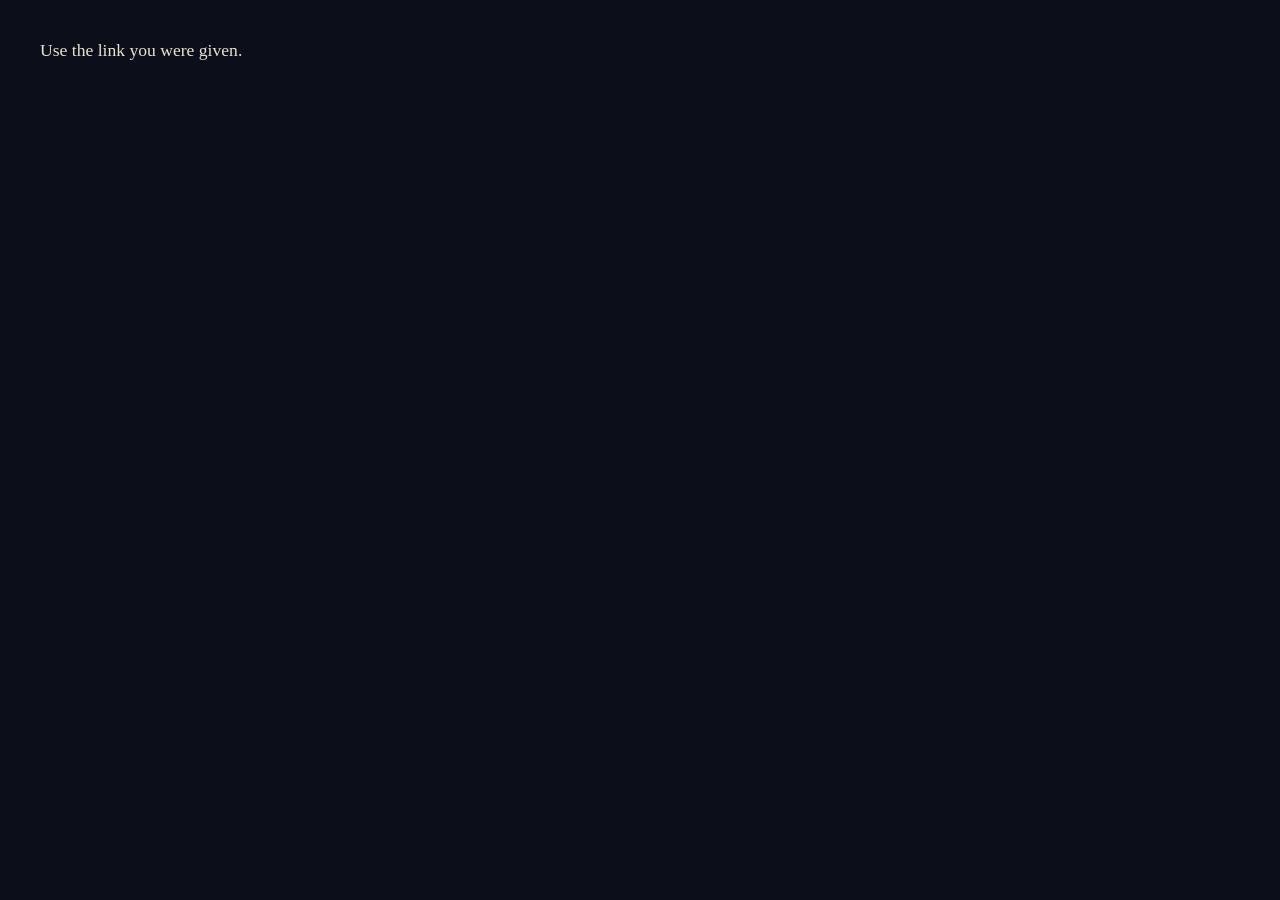
<file: index.html>
<!doctype html><meta charset="utf-8"><meta name="viewport" content="width=device-width,initial-scale=1"><title>Noble Rot</title><body style="background:#0c0f1a;color:#ebe2cf;font:1.1rem Georgia,serif;padding:2rem">Use the link you were given.</body>
</file>
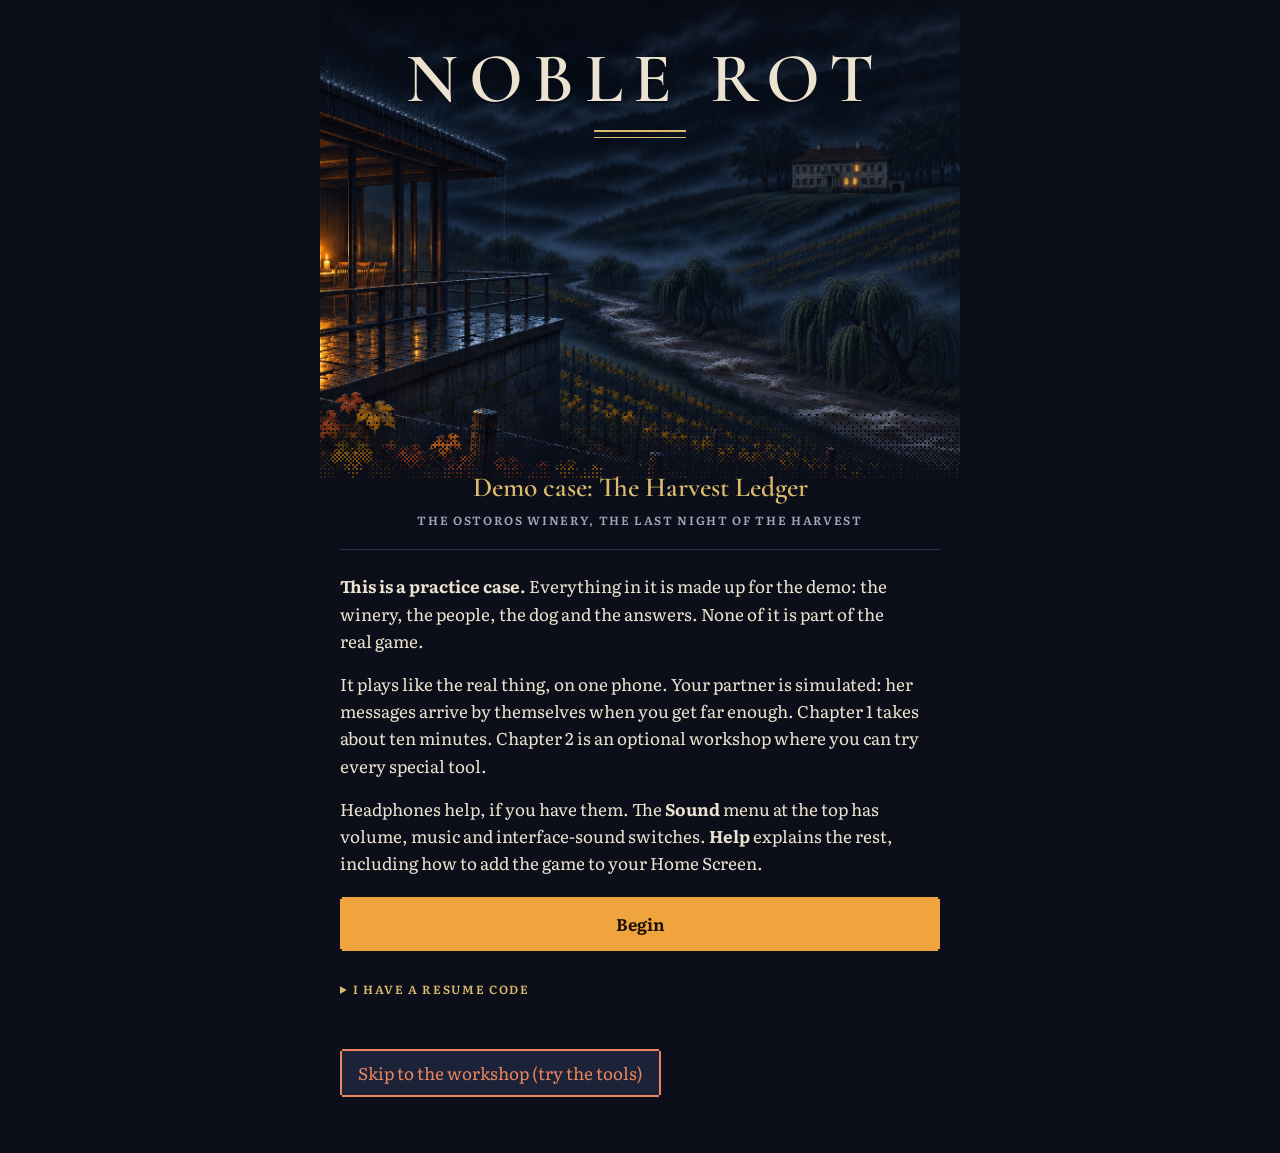
<file: demo/index.html>
<!doctype html>
<html lang="en">
<head>
<meta charset="utf-8">
<meta name="nr-webp" content="1">
<meta name="viewport" content="width=device-width, initial-scale=1, viewport-fit=cover">
<meta name="theme-color" content="#0c0f1a">
<meta name="color-scheme" content="dark">
<title>Noble Rot</title>
  <script type="module" crossorigin src="./assets/index-RQ0PkR6p.js"></script>
  <link rel="stylesheet" crossorigin href="./assets/index-DDEM-5uG.css">
</head>
<body>
<div id="app"></div>
</body>
</html>
</file>
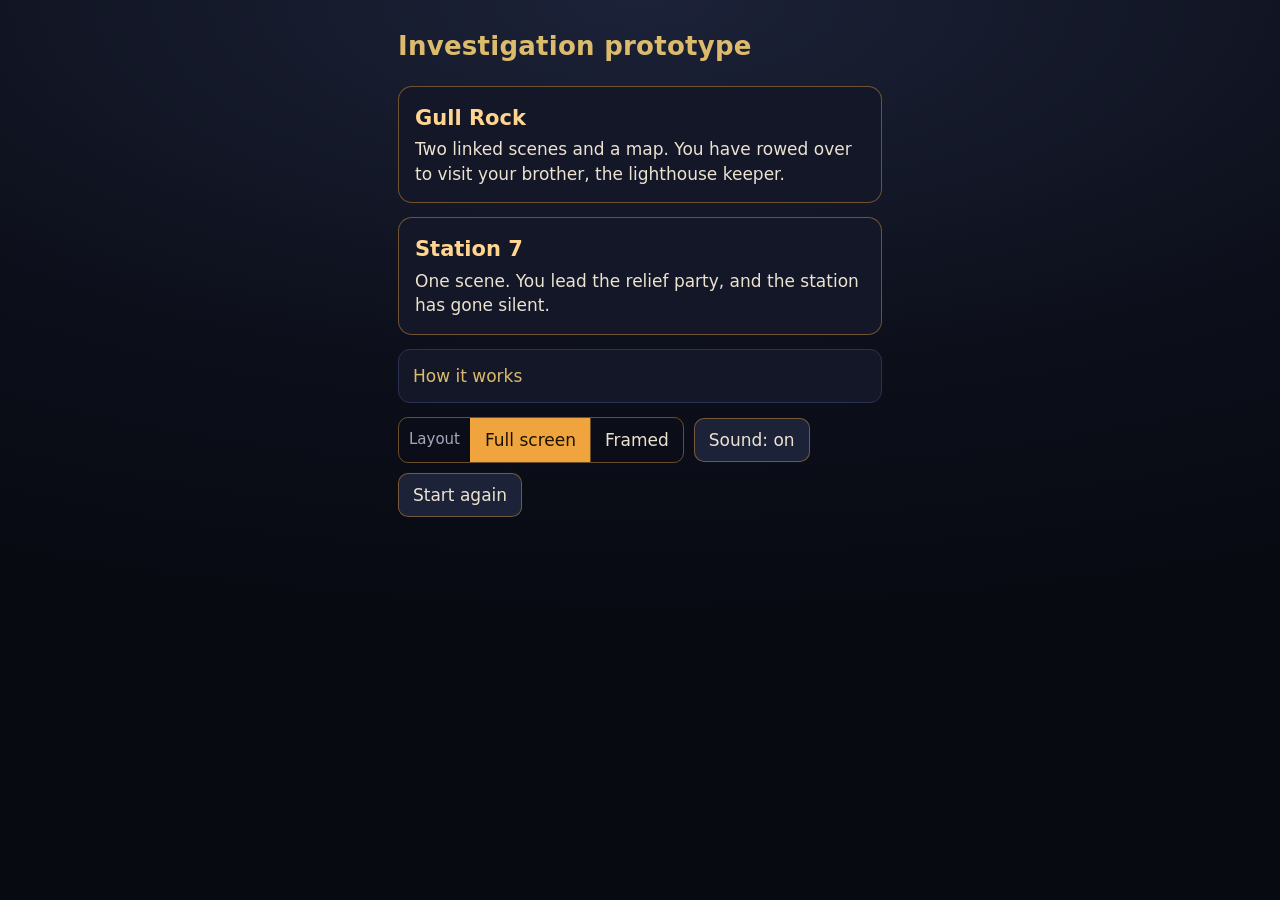
<file: investigate/index.html>
<!doctype html>
<html lang="en-GB">
<head>
<meta charset="utf-8">
<meta name="viewport" content="width=device-width, initial-scale=1, viewport-fit=cover, user-scalable=no">
<meta name="theme-color" content="#0c0f1a">
<meta name="apple-mobile-web-app-capable" content="yes">
<meta name="apple-mobile-web-app-status-bar-style" content="black-translucent">
<title>Investigation prototype</title>
  <script type="module" crossorigin src="./assets/index-BlonYr3B.js"></script>
  <link rel="stylesheet" crossorigin href="./assets/index-C-O5Uw1Y.css">
</head>
<body>
<div id="app"></div>
</body>
</html>
</file>
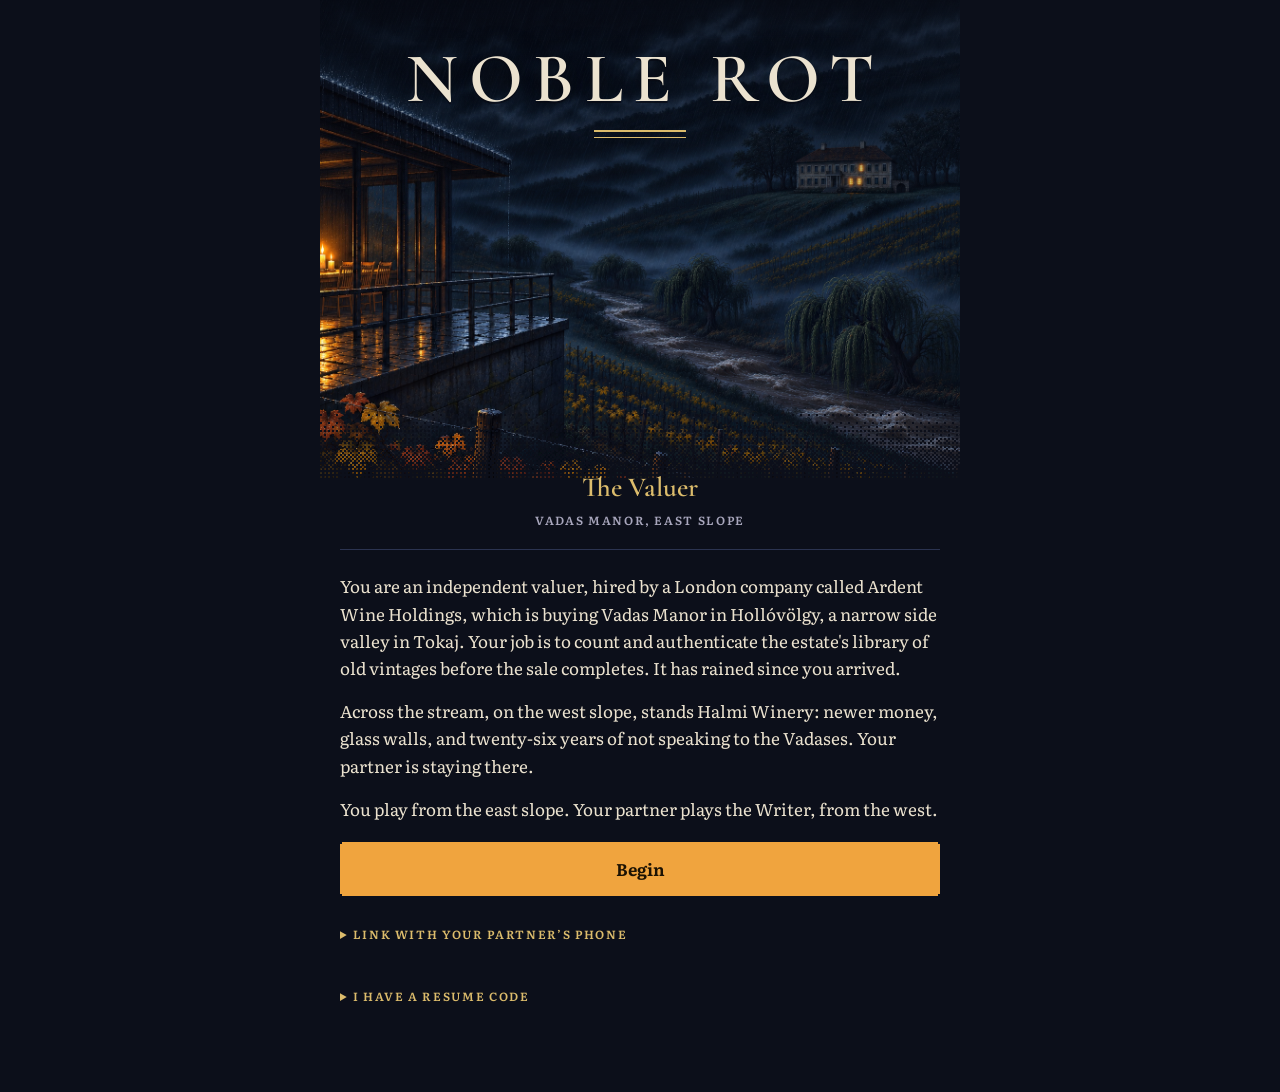
<file: valuer/index.html>
<!doctype html>
<html lang="en">
<head>
<meta charset="utf-8">
<meta name="nr-webp" content="1">
<meta name="viewport" content="width=device-width, initial-scale=1, viewport-fit=cover">
<meta name="theme-color" content="#0c0f1a">
<meta name="color-scheme" content="dark">
<title>Noble Rot</title>
  <script type="module" crossorigin src="./assets/index-DhO6XuEG.js"></script>
  <link rel="stylesheet" crossorigin href="./assets/index-DDEM-5uG.css">
</head>
<body>
<div id="app"></div>
</body>
</html>
</file>
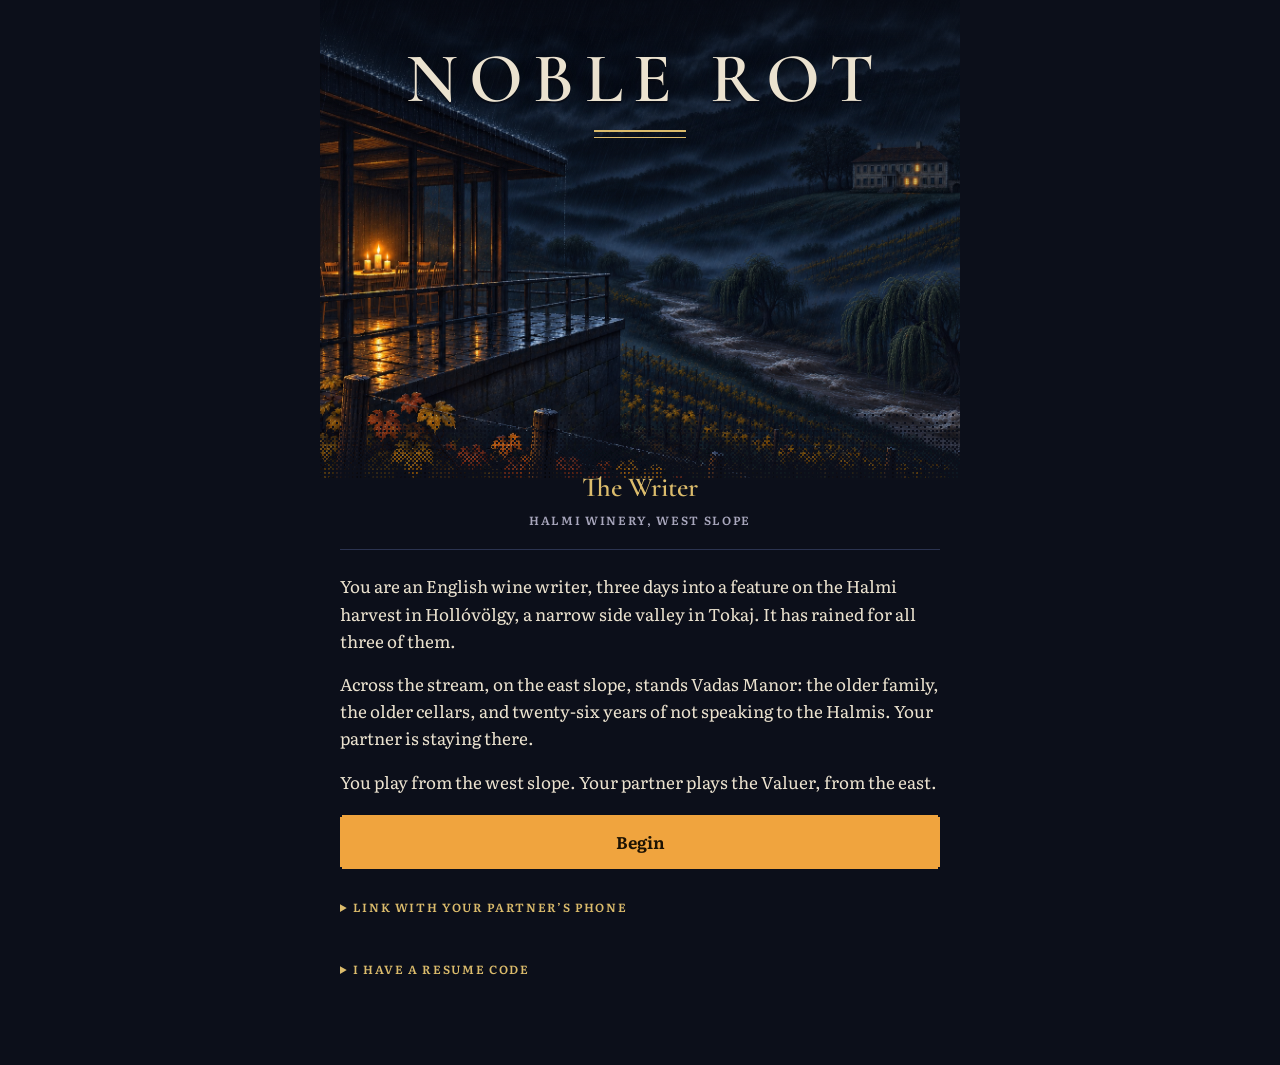
<file: writer/index.html>
<!doctype html>
<html lang="en">
<head>
<meta charset="utf-8">
<meta name="nr-webp" content="1">
<meta name="viewport" content="width=device-width, initial-scale=1, viewport-fit=cover">
<meta name="theme-color" content="#0c0f1a">
<meta name="color-scheme" content="dark">
<title>Noble Rot</title>
  <script type="module" crossorigin src="./assets/index-B66GV_X2.js"></script>
  <link rel="stylesheet" crossorigin href="./assets/index-DDEM-5uG.css">
</head>
<body>
<div id="app"></div>
</body>
</html>
</file>
<file: demo/assets/index-DDEM-5uG.css>
@font-face{font-family:Literata;font-style:normal;font-weight:300 800;font-display:swap;src:url(./literata-latin-wght-normal-DLxlUchJ.woff2) format("woff2-variations");unicode-range:U+0000-00FF,U+0131,U+0152-0153,U+02BB-02BC,U+02C6,U+02DA,U+02DC,U+0304,U+0308,U+0329,U+2000-206F,U+20AC,U+2122,U+2191,U+2193,U+2212,U+2215,U+FEFF,U+FFFD}@font-face{font-family:Literata;font-style:normal;font-weight:300 800;font-display:swap;src:url(./literata-latin-ext-wght-normal-BnEbWgdZ.woff2) format("woff2-variations");unicode-range:U+0100-02BA,U+02BD-02C5,U+02C7-02CC,U+02CE-02D7,U+02DD-02FF,U+1D00-1DBF,U+1E00-1E9F,U+1EF2-1EFF,U+2020,U+20A0-20AB,U+20AD-20C0,U+2113,U+2C60-2C7F,U+A720-A7FF}@font-face{font-family:Literata;font-style:italic;font-weight:300 800;font-display:swap;src:url(./literata-latin-wght-italic-Bm_GJfSc.woff2) format("woff2-variations");unicode-range:U+0000-00FF,U+0131,U+0152-0153,U+02BB-02BC,U+02C6,U+02DA,U+02DC,U+0304,U+0308,U+0329,U+2000-206F,U+20AC,U+2122,U+2191,U+2193,U+2212,U+2215,U+FEFF,U+FFFD}@font-face{font-family:Literata;font-style:italic;font-weight:300 800;font-display:swap;src:url(./literata-latin-ext-wght-italic-CC1SwlwQ.woff2) format("woff2-variations");unicode-range:U+0100-02BA,U+02BD-02C5,U+02C7-02CC,U+02CE-02D7,U+02DD-02FF,U+1D00-1DBF,U+1E00-1E9F,U+1EF2-1EFF,U+2020,U+20A0-20AB,U+20AD-20C0,U+2113,U+2C60-2C7F,U+A720-A7FF}@font-face{font-family:Cormorant Garamond;font-style:normal;font-weight:600;font-display:swap;src:url(./cormorant-garamond-latin-600-normal-Co1r35X9.woff2) format("woff2");unicode-range:U+0000-00FF,U+0131,U+0152-0153,U+02BB-02BC,U+02C6,U+02DA,U+02DC,U+0304,U+0308,U+0329,U+2000-206F,U+20AC,U+2122,U+2191,U+2193,U+2212,U+2215,U+FEFF,U+FFFD}@font-face{font-family:Cormorant Garamond;font-style:normal;font-weight:600;font-display:swap;src:url(./cormorant-garamond-latin-ext-600-normal-DaBc-lu7.woff2) format("woff2");unicode-range:U+0100-02BA,U+02BD-02C5,U+02C7-02CC,U+02CE-02D7,U+02DD-02FF,U+1D00-1DBF,U+1E00-1E9F,U+1EF2-1EFF,U+2020,U+20A0-20AB,U+20AD-20C0,U+2113,U+2C60-2C7F,U+A720-A7FF}:root{color-scheme:dark;--night: #0c0f1a;--night-1: #131727;--night-2: #1c2238;--well: #080a12;--rule: #2b3350;--rule-2: #5b68a0;--ink: #ebe2cf;--dim: #a9a7bd;--amber: #f0a43e;--amber-hi: #ffd590;--amber-ink: #1c1203;--gold: #dcbc6c;--russet: #e8875f;--moss: #a3bf7f;--paper: #e9ddc2;--paper-lit: #f3e9d1;--paper-low: #d9c9a4;--paper-ink: #2a2016;--paper-dim: #5e4d37;--paper-rule: #bfaa80;--glass: #0b1424;--glass-2: #18263f;--glass-ink: #e1e9f6;--glass-dim: #93a6c6;--px: 2px;--cell: 2px;--bar: 58px;--tabs: 54px;--gutter: 20px;--serif: "Literata", "Iowan Old Style", "Palatino Linotype", Georgia, serif;--display: "Cormorant Garamond", "Literata", "Iowan Old Style", Georgia, serif;--sans: system-ui, -apple-system, "Segoe UI", Roboto, sans-serif}*{box-sizing:border-box}html{background:var(--night);-webkit-text-size-adjust:100%;text-size-adjust:100%}body{margin:0;background:var(--night);color:var(--ink);font:400 1.0625rem/1.6 var(--serif);-webkit-tap-highlight-color:transparent;overflow-wrap:break-word}::selection{background:var(--amber);color:var(--amber-ink)}#app{position:relative;max-width:640px;margin:0 auto;min-height:100vh;min-height:100svh}main{padding:12px var(--gutter) calc(var(--tabs) + env(safe-area-inset-bottom,0px) + 56px)}p{margin:0 0 .95em;text-wrap:pretty}b,strong{font-weight:680}i,em{font-style:italic}h1,h2,h3{font-weight:600;margin:0;text-wrap:balance}h3,header .n,header .t,.sub,nav button,.new,.back,.turn .prev,summary,.tool legend,.msg .meta,.sound-menu label,.player .el,.player .tot{font-family:var(--serif);font-size:.74rem;font-weight:600;letter-spacing:.14em;text-transform:uppercase}h2.ttl{font:600 1.9rem/1.12 var(--display);letter-spacing:.01em;margin:6px 0 4px;color:var(--ink)}.sub{color:var(--gold);margin:0 0 16px;line-height:1.5}h3{color:var(--gold);display:flex;align-items:center;gap:12px;margin:30px 0 8px;line-height:1.4}h3:after{content:"";flex:1;height:1px;background:var(--rule)}.aside{color:var(--dim);font-size:.94rem}.dim{color:var(--dim)}button,input,select,textarea{font:inherit;color:inherit;border-radius:0}button,select,textarea,input:not([type=checkbox],[type=radio],[type=range]),.tool,.sheet.paper,.player,.face,.sound-menu[open],.notes li,.recap,.after{border:0;margin:var(--px);box-shadow:0 calc(var(--px) * -1) 0 0 var(--edge),0 var(--px) 0 0 var(--edge),calc(var(--px) * -1) 0 0 0 var(--edge),var(--px) 0 0 0 var(--edge)}button{--edge: var(--rule-2);background:var(--night-2);padding:9px 16px;min-height:44px;cursor:pointer;line-height:1.3;touch-action:manipulation}button:active{transform:translateY(1px)}button.primary,button[aria-pressed=true]{--edge: var(--amber);background:var(--amber);color:var(--amber-ink);font-weight:650}button.primary{padding:12px 22px;min-height:50px;font-size:1.06rem}input:not([type=checkbox],[type=radio],[type=range]),select,textarea{--edge: var(--rule-2);width:calc(100% - 2 * var(--px));min-width:0;min-height:44px;background:var(--well);padding:9px 12px;line-height:1.4;text-overflow:ellipsis}textarea{display:block;resize:vertical}select{-moz-appearance:none;appearance:none;-webkit-appearance:none;padding-right:36px;text-overflow:ellipsis;background-image:linear-gradient(var(--amber),var(--amber)),linear-gradient(var(--amber),var(--amber)),linear-gradient(var(--amber),var(--amber));background-size:10px 2px,6px 2px,2px 2px;background-position:right 13px top calc(50% - 2px),right 15px top 50%,right 17px top calc(50% + 2px);background-repeat:no-repeat}::placeholder{color:#8f8ca8;opacity:1}input[type=checkbox],input[type=radio],input[type=range]{accent-color:var(--amber)}input[type=checkbox],input[type=radio]{width:20px;height:20px;margin:0;flex:none}input[type=range]{width:100%;min-height:28px;margin:0}:focus-visible{outline:2px solid var(--amber-hi);outline-offset:4px}input:focus-visible,select:focus-visible,textarea:focus-visible{--edge: var(--amber);outline-offset:3px}form{display:flex;gap:10px;margin:12px 0;align-items:stretch}form>input,form>select,form>textarea{flex:1}form>button{flex:none;white-space:nowrap}label{display:grid;gap:6px}label.inline{display:flex;gap:10px;align-items:center;min-height:32px}details{margin:18px 0}summary{cursor:pointer;color:var(--gold);padding:12px 0;line-height:1.7}.line{display:flex;gap:10px}.row{display:flex;gap:12px;flex-wrap:wrap;margin-top:16px}header{position:relative;z-index:6;display:grid;grid-template-columns:auto auto 1fr auto;grid-template-areas:"pips n t snd" "nm nm nm snd";column-gap:10px;align-items:center;min-height:var(--bar);padding:max(10px,env(safe-area-inset-top,0px)) var(--gutter) 8px;background:var(--night)}header .ch{display:contents}header .dot{display:none}header .n{grid-area:n;color:var(--dim)}header .t{grid-area:t;color:var(--dim)}header .t:before{content:"·";margin-right:10px}header .nm{grid-area:nm;font:600 1.42rem/1.15 var(--display);color:var(--ink);white-space:nowrap;overflow:hidden;text-overflow:ellipsis;min-width:0}.pips{grid-area:pips;display:inline-flex;gap:5px;align-items:center;height:14px}.pips i,.leaves i{width:7px;height:7px;transform:rotate(45deg);box-shadow:inset 0 0 0 1px var(--rule-2)}.pips i.done,.leaves i.done{background:var(--gold);box-shadow:none}.pips i.now,.leaves i.now{background:var(--amber);box-shadow:0 0 0 2px #f0a43e47}header.over{position:absolute;left:0;right:0;top:0;background:linear-gradient(#0c0f1ae6,#0c0f1aa8 62%,#0c0f1a00);padding-bottom:26px;text-shadow:0 1px 0 rgb(8 10 18 / .9)}header.over .n,header.over .t{color:#c9c6d6}header:has(+main.opening){position:sticky;top:0}header.over:has(+main.opening){position:fixed;max-width:640px;margin:0 auto}.sound-menu{grid-area:snd;align-self:start;margin:0;position:relative}.sound-menu summary{color:var(--ink);padding:0 12px;line-height:36px;margin:var(--px);background:#1c2238d1;list-style:none;box-shadow:0 calc(var(--px) * -1) 0 0 var(--rule-2),0 var(--px) 0 0 var(--rule-2),calc(var(--px) * -1) 0 0 0 var(--rule-2),var(--px) 0 0 0 var(--rule-2)}.sound-menu[open]{--edge: var(--rule-2);position:absolute;right:var(--gutter);top:max(10px,env(safe-area-inset-top,0px));width:min(260px,calc(100vw - 2 * var(--gutter)));background:var(--night-1);padding:6px 14px 14px;display:grid;gap:10px;z-index:8;text-shadow:none}.sound-menu[open] summary{background:none;box-shadow:none;padding:0;margin:0;color:var(--gold);display:flex;justify-content:space-between;align-items:center}.sound-menu[open] summary:after{content:"×";font:400 1.4rem/1 var(--serif);letter-spacing:0;color:var(--dim)}.sound-menu label{color:var(--dim)}.sound-menu label.inline{color:var(--ink);font-size:.95rem;letter-spacing:0;text-transform:none;font-weight:400}.sound-menu small{color:var(--dim);font-size:.82rem}nav{position:fixed;z-index:7;left:0;right:0;bottom:0;max-width:640px;margin:0 auto;display:flex;background:var(--night);padding:0 8px env(safe-area-inset-bottom,0px);border-top:1px solid var(--rule)}nav button{flex:1;margin:0;box-shadow:none;background:none;color:var(--dim);min-height:var(--tabs);padding:14px 4px 8px;position:relative}nav button:active{transform:none}nav button:before{content:"";position:absolute;left:50%;top:9px;width:6px;height:6px;margin-left:-3px;transform:rotate(45deg)}nav button.on{color:var(--amber-hi)}nav button.on:before{background:var(--amber)}nav button:focus-visible{outline-offset:-6px}.hero,.opening .frame{position:relative;overflow:hidden;background:var(--well)}.hero{margin:0 calc(var(--gutter) * -1)}.hero:after,.opening .frame:after{content:"";position:absolute;left:0;right:0;bottom:0;height:calc(40 * var(--cell));background:var(--night);pointer-events:none;-webkit-mask:url(./dither-in-6ObH_LyN.svg) 0 0 / calc(4 * var(--cell)) calc(40 * var(--cell)) repeat-x;mask:url(./dither-in-6ObH_LyN.svg) 0 0 / calc(4 * var(--cell)) calc(40 * var(--cell)) repeat-x}@supports not ((mask: url(x)) or (-webkit-mask: url(x))){.hero:after,.opening .frame:after{background:linear-gradient(rgb(12 15 26 / 0),var(--night))}}img.opt,.opening .frame img{opacity:0}img.opt.in{opacity:1;transition:opacity .8s ease}.none>img{display:none}.opening{padding-top:0}.opening .stage{position:sticky;z-index:2;margin:0 calc(var(--gutter) * -1);background:var(--night)}.opening .frame{height:clamp(230px,calc(100vh - var(--tabs) - 240px),min(150vw,960px));height:clamp(230px,calc(100svh - var(--tabs) - env(safe-area-inset-bottom,0px) - clamp(196px,30svh,262px)),min(150vw,960px))}.opening .frame img{position:absolute;left:0;top:0;max-width:none;image-rendering:auto;transition:transform .25s ease-out,width .4s ease,height .4s ease}.opening .frame img.in{opacity:1;transition:opacity .7s ease,transform .25s ease-out,width .4s ease,height .4s ease}.opening .frame img.still{transition:none}.opening .frame img.off{display:none}.opening .beat{min-height:38vh;min-height:38svh;padding:30px 4px 0;font-size:1.1rem;line-height:1.64}.opening .beat+.beat:before{content:"";display:block;width:7px;height:7px;margin:0 auto 30px;transform:rotate(45deg);background:var(--rule-2);box-shadow:16px -16px 0 0 var(--rule),-16px 16px 0 0 var(--rule)}.opening>.primary{display:block;width:calc(100% - 2 * var(--px));margin-top:8px;margin-bottom:28px}@media(orientation:landscape)and (max-height:500px){main.opening{padding-bottom:calc(var(--tabs) + env(safe-area-inset-bottom,0px) + 14px)}.opening>.primary{margin-bottom:10px}}.recap,.after{--edge: var(--rule);background:var(--night-1);padding:4px 18px 6px;margin-top:14px;margin-bottom:18px}.recap h3,.after h3{margin-top:14px}.after .primary{margin-bottom:12px}.welcome{padding-top:0;padding-bottom:56px}.welcome .hero{height:min(54vh,112vw,620px);height:min(54svh,112vw,620px);container-type:inline-size}.welcome .hero:before{content:"";position:absolute;z-index:1;top:0;right:0;bottom:50%;left:0;background:linear-gradient(#080a129e,#080a1200);pointer-events:none}.welcome .hero img{position:absolute;left:0;top:0;height:100%;width:auto;min-width:100%;max-width:none;object-fit:cover;transform:translate(calc((100cqw - 100%) * var(--f0, .5)));animation:pan 80s ease-in-out 1.5s infinite alternate both}@keyframes pan{0%{transform:translate(calc((100cqw - 100%) * var(--f0, .5)))}to{transform:translate(calc((100cqw - 100%) * var(--f1, .5)))}}.welcome h1{position:absolute;z-index:2;left:0;right:0;top:max(9%,env(safe-area-inset-top,0px) + 10px);margin:0;text-align:center;color:var(--ink);font:600 clamp(2.5rem,13vw,4.4rem)/1 var(--display);letter-spacing:.15em;text-indent:.15em;text-transform:uppercase;text-shadow:0 2px 0 rgb(8 10 18 / .7),0 0 28px rgb(8 10 18 / .8)}.welcome h1:after{content:"";display:block;width:92px;height:5px;margin:16px auto 0;border-top:2px solid var(--gold);border-bottom:1px solid var(--gold)}.welcome .label{position:relative;z-index:2;text-align:center;margin:-14px 0 22px;padding-bottom:20px;border-bottom:1px solid var(--rule)}.welcome .label h2{font:600 1.72rem/1.15 var(--display);color:var(--gold);margin-bottom:8px}.welcome .label .sub{color:var(--dim);margin:0}.welcome>.primary{display:block;width:calc(100% - 2 * var(--px));margin-top:22px}.items{list-style:none;padding:0;margin:0}.items li+li{border-top:1px solid var(--rule)}.items button{display:grid;grid-template-columns:auto 1fr auto auto;column-gap:12px;align-items:center;width:100%;margin:0;box-shadow:none;background:none;text-align:left;padding:11px 2px 11px 0;min-height:62px}.items button:active{transform:none;background:var(--night-2)}.items button:after{content:"›";grid-column:4;grid-row:1 / span 2;color:var(--rule-2);font:400 1.5rem/1 var(--serif);padding:0 4px 3px}.items .nm{grid-column:2;font-size:1.1rem;line-height:1.3}.items small{grid-column:2;grid-row:2;color:var(--dim);font-size:.9rem;line-height:1.35}.items small:empty{display:none}.new{grid-column:3;grid-row:1 / span 2;color:var(--amber-hi);display:inline-flex;align-items:center;gap:7px;font-size:.68rem}.new:before{content:"";width:6px;height:6px;background:var(--amber);transform:rotate(45deg)}.items button:before{content:"";grid-column:1;grid-row:1 / span 2}.items.places button:before{width:12px;height:18px;margin:0 10px 0 6px;background:linear-gradient(var(--amber),var(--amber)) 7px 7px / 5px 4px no-repeat,linear-gradient(#56659c,#56659c) 0 0 / 5px 5px no-repeat,linear-gradient(#56659c,#56659c) 7px 0 / 5px 5px no-repeat,linear-gradient(#56659c,#56659c) 0 7px / 5px 4px no-repeat,linear-gradient(#56659c,#56659c) 0 13px / 5px 5px no-repeat,linear-gradient(#56659c,#56659c) 7px 13px / 5px 5px no-repeat}.items.docs button:before{width:12px;height:16px;margin:0 10px 0 6px;background:var(--paper);clip-path:polygon(0 0,8px 0,8px 2px,10px 2px,10px 4px,12px 4px,12px 100%,0 100%)}.items.people button:before{content:none}.face{--edge: var(--rule-2);grid-column:1;grid-row:1 / span 2;width:52px;height:52px;margin:var(--px) 2px var(--px) var(--px);overflow:hidden;background:var(--night-2);display:grid;place-items:center}.face img{width:100%;height:100%;object-fit:cover;display:block;opacity:1}.face.mono{font:600 1.6rem/1 var(--display);color:var(--gold)}.row.end{flex-direction:column;margin-top:30px}.row.end button{width:calc(100% - 2 * var(--px))}.back{background:none;box-shadow:none;color:var(--dim);padding:0 8px 0 0;margin:0 0 4px;min-height:44px}.hint{--edge: var(--rule-2);color:var(--gold);margin-top:14px}.item.has-hero{padding-top:0}.item .hero{height:min(56vh,126vw,760px);height:min(56svh,126vw,760px)}.item .hero img{width:100%;height:100%;object-fit:cover;object-position:50% 28%;display:block}.item.has-hero .back{position:absolute;z-index:3;left:12px;top:calc(max(10px,env(safe-area-inset-top,0px)) + var(--bar));margin:var(--px);padding:0 12px;min-height:36px;color:var(--ink);background:#0c0f1ab8;box-shadow:0 calc(var(--px) * -1) 0 0 var(--rule-2),0 var(--px) 0 0 var(--rule-2),calc(var(--px) * -1) 0 0 0 var(--rule-2),var(--px) 0 0 0 var(--rule-2)}.item.has-hero .sheet{position:relative;z-index:2;margin-top:-76px}.item.has-hero .sheet h2.ttl{text-align:center;font-size:2.3rem;text-shadow:0 2px 0 rgb(8 10 18 / .8)}.item.has-hero .sheet .sub{text-align:center;margin-bottom:20px}.item.k-people:not(.has-hero) .sheet h2.ttl{padding-top:4px}.sheet.paper{--edge: var(--paper-low);background:radial-gradient(130% 90% at 28% 0%,var(--paper-lit),var(--paper) 55%,var(--paper-low));color:var(--paper-ink);padding:18px 18px 6px;margin-top:6px;margin-bottom:20px}.sheet.paper h2.ttl{color:var(--paper-ink);font-size:1.7rem}.sheet.paper .sub{color:var(--paper-dim);padding-bottom:12px;border-bottom:1px solid var(--paper-rule)}.sheet.paper .aside{color:var(--paper-dim)}.sheet.paper ::selection{background:var(--paper-ink);color:var(--paper)}.sheet.paper .msg{border-bottom:1px dotted var(--paper-rule);padding:8px 0 0}.sheet.paper .msg:last-child{border-bottom:0}.sheet.paper .msg .meta{color:var(--paper-dim)}.sheet.paper .msg p{margin-bottom:.6em}.sheet.screen{background:var(--glass);color:var(--glass-ink);font-family:var(--sans);font-size:.98rem;line-height:1.5;border:1px solid #25375a;border-radius:18px;padding:16px 14px 8px;margin:6px 0 20px}.sheet.screen h2.ttl{font:600 1.06rem/1.3 var(--sans);letter-spacing:0;color:var(--glass-ink);margin:0;text-align:center}.sheet.screen .sub{font:400 .8rem/1.4 var(--sans);letter-spacing:.02em;text-transform:none;color:var(--glass-dim);text-align:center;margin:2px 0 10px}.sheet.screen .aside{color:var(--glass-dim);font-size:.8rem;text-align:center;padding-bottom:10px;border-bottom:1px solid #1c2b49}.sheet.screen .msg{background:var(--glass-2);border-radius:16px 16px 16px 4px;padding:10px 14px 2px;margin:12px 28px 12px 0}.sheet.screen .msg .meta{font:600 .74rem/1.4 var(--sans);letter-spacing:.02em;text-transform:none;color:var(--glass-dim);margin-bottom:4px}.sheet.screen .msg p{margin-bottom:.6em}.sheet.screen .table{margin:12px -4px 8px;font-variant-numeric:tabular-nums}.sheet.screen .tr{display:grid;grid-template-columns:4.6em repeat(var(--cols, 2),minmax(0,1fr));column-gap:8px;padding:5px 10px;border-top:1px solid #1c2b49;white-space:nowrap}.sheet.screen .tr span+span{text-align:right}.sheet.screen .tr.head{border-top:0;color:var(--glass-dim);font-weight:600;font-size:.78rem;letter-spacing:.02em;padding-bottom:6px}.sheet.screen .scan{display:grid;grid-template-columns:minmax(0,1fr) auto;gap:8px 10px;align-items:stretch;margin:6px 0 10px;padding-top:14px;border-top:1px solid #25375a}.sheet.screen .scan label{grid-column:1 / -1;display:block;font-size:.8rem;color:var(--glass-dim)}.sheet.screen .scan input,.sheet.screen .scan button{margin:0;box-shadow:none;border-radius:10px;min-height:44px;font:inherit}.sheet.screen .scan input{width:100%;background:var(--glass-2);border:1px solid #2c4169;color:var(--glass-ink);padding:8px 12px;font-variant-numeric:tabular-nums}.sheet.screen .scan input:focus-visible{border-color:var(--amber);outline-offset:2px}.sheet.screen .scan button{background:var(--amber);color:var(--amber-ink);font-weight:600;padding:8px 20px}.sheet.screen #wScanOut:not(:empty){margin:0 0 8px;padding:2px 0;background:var(--glass-2);border-radius:12px}.sheet.screen #wScanOut .table{margin:0}.sheet.screen #wScanOut>p{margin:0;padding:10px 14px;color:var(--glass-dim);font-size:.9rem}.sheet.screen #wScanOut .tr{border-top-color:#25375a}.sheet.screen #wScanOut .tr.head{border-top:0}.convo .q{color:var(--dim);font-style:italic;font-size:.95rem;margin-top:22px;padding-left:16px;position:relative}.convo .q:before{content:"";position:absolute;left:2px;top:.62em;width:6px;height:6px;background:var(--amber);transform:rotate(45deg)}.convo .q p{margin-bottom:.4em}.convo .a,#wOut,#hintOut,#repOut,#secOut,#mOut,#audioText{border-left:2px solid var(--gold);padding:2px 0 2px 14px;margin:8px 0 14px}.convo .a p:last-child,#wOut p:last-child,#hintOut p:last-child,#repOut p:last-child,#secOut p:last-child,#mOut p:last-child,#audioText p:last-child{margin-bottom:0}#wOut:empty,#hintOut:empty,#repOut:empty,#secOut:empty,#mOut:empty,#audioText:empty{display:none}#repOut{border-left-color:var(--russet)}#hintOut{border-left-color:var(--amber)}#audioText h2.ttl{font-size:1.3rem}.convo:not(:empty){margin-bottom:22px}#ask,#show,#tell{margin:12px 0}.tool{--edge: var(--rule);display:grid;gap:12px;background:var(--night-1);padding:14px;margin-top:14px;margin-bottom:14px}form.tool{flex-direction:column}.tool p{margin:0}.tool label.inline input{width:20px}.tool label:has(#mDeg){display:flex;align-items:center;gap:10px}#mDeg{width:6em;flex:none}.tool fieldset{border:1px solid var(--rule);margin:0;padding:10px 12px 12px;display:grid;gap:8px;min-width:0}.tool legend{padding:0 6px;color:var(--dim)}.tool .row{margin-top:0}.flashes{display:grid;grid-template-columns:repeat(auto-fit,minmax(92px,1fr));gap:10px}.audio{margin:14px 0}.player{--edge: var(--rule-2);display:flex;gap:12px;align-items:center;background:var(--night-1);padding:10px 12px;margin-top:12px;margin-bottom:14px}.player .scrub{flex:1;padding:0}.player .el,.player .tot{font-variant-numeric:tabular-nums;color:var(--dim);white-space:nowrap;letter-spacing:.06em}.player .pp{--edge: var(--amber);background:var(--amber);color:var(--amber-ink);font-weight:650;min-width:78px}form#rep{flex-direction:column;gap:18px;margin-top:18px}form#rep label{gap:8px}form#rep .primary{margin-top:6px}.success{padding-top:26px}.success>p:first-of-type{font-size:1.14rem}.success:before,.reveal h2.ttl:first-of-type:before{content:"";display:block;width:92px;height:5px;margin:0 0 22px;border-top:2px solid var(--gold);border-bottom:1px solid var(--gold)}.success .primary,.closed .primary{margin-top:10px}.success p+h2.ttl{margin-top:22px}.notebook form{align-items:stretch}.notes{list-style:none;counter-reset:note;padding:0;margin:18px 0}.notes li{--edge: var(--paper-low);counter-increment:note;background:var(--paper);color:var(--paper-ink);padding:10px 14px 10px 44px;margin-top:12px;margin-bottom:12px;position:relative;white-space:pre-wrap}.notes li:before{content:counter(note);position:absolute;left:14px;top:10px;color:var(--paper-dim);font-weight:650;font-variant-numeric:tabular-nums}details textarea[readonly]{font:.82rem/1.45 ui-monospace,SF Mono,Menlo,Consolas,monospace;color:var(--dim);word-break:break-all}.prose h2.ttl{margin-top:10px}.prose h3{margin-top:26px}.credits{padding-left:20px;color:var(--dim);font-size:.92rem}.reset{--edge: var(--russet);color:var(--russet);margin-top:22px}.reveal .leaf{outline:none;min-height:34vh;min-height:34svh}.reveal .leaf>p{font-size:1.1rem;line-height:1.64}.reveal .leaf h2.ttl{margin-bottom:20px}.reveal .leaf h3{margin:32px 0 14px}.reveal .leaf h3:first-child{margin-top:12px}.turn{display:grid;grid-template-columns:1fr auto;align-items:center;column-gap:12px;row-gap:8px;margin-top:20px;padding-top:10px;border-top:1px solid var(--rule);min-height:44px}.turn .prev{justify-self:start;background:none;box-shadow:none;color:var(--dim);padding:0 8px 0 0;margin:0;white-space:nowrap}.turn .next,.turn .home{grid-column:1 / -1;width:calc(100% - 2 * var(--px))}.turn .prev:disabled{opacity:.35;cursor:default}.leaves{display:inline-flex;gap:7px;align-items:center;justify-self:end;min-height:44px;padding:0 4px}.leaves i.shut:not(.now){box-shadow:inset 0 0 0 1px var(--gold)}.reveal .fin{width:92px;height:5px;margin:30px auto 6px;border-top:1px solid var(--gold);border-bottom:2px solid var(--gold)}.reveal .leaf.k-wait{display:grid;align-content:center;justify-items:center;text-align:center;padding:26px 8px 8px}.reveal .leaf.k-wait:before{content:"";width:7px;height:7px;margin:0 0 30px;transform:rotate(45deg);background:var(--gold);box-shadow:16px -16px 0 0 var(--rule-2),-16px 16px 0 0 var(--rule-2)}.reveal .leaf.k-wait>p{max-width:30em;color:var(--ink);margin-bottom:26px}.choices{display:grid;gap:14px;margin:24px 0 6px}.choices button{--edge: var(--amber);width:calc(100% - 2 * var(--px));min-height:50px;padding:12px 18px;font-size:1.06rem;color:var(--amber-hi)}@media(hover:hover){button:hover{background:#242b47}button.primary:hover,button[aria-pressed=true]:hover,.player .pp:hover,.sheet.screen .scan button:hover{--edge: var(--amber-hi);background:var(--amber-hi)}nav button:hover{background:none;color:var(--ink)}nav button.on:hover{color:var(--amber-hi)}.items button:hover{background:#1c223873}.back:hover,.turn .prev:not(:disabled):hover{background:none;color:var(--amber-hi)}.item.has-hero .back:hover{background:#0c0f1ae6}.choices button:hover{--edge: var(--amber-hi);background:#2b2a33}}@media(prefers-reduced-motion:reduce){*,*:before,*:after{animation:none!important;transition:none!important;scroll-behavior:auto!important}}@media(forced-colors:active){button,select,textarea,input,.tool,.sheet,.player,.face,.notes li,.recap,.after,.sound-menu[open]{border:1px solid ButtonText}.sheet.screen .tr{border-top:1px solid CanvasText}.hero:after,.opening .frame:after{display:none}.pips i,.leaves i{border:1px solid CanvasText}.pips i.done,.pips i.now,.leaves i.done,.leaves i.now,nav button.on:before{background:Highlight}}.audio .stamp{margin:0 0 10px;color:var(--dim)}form.sec{margin-top:18px}form.sec label{display:grid;gap:8px}.tbl{overflow-x:auto;margin:0 0 14px}.tbl table{border-collapse:collapse;font-size:.92em;min-width:100%}.tbl td{border-bottom:1px solid var(--rule);padding:4px 8px 4px 0;vertical-align:top}.tbl tr:first-child td{color:var(--dim)}.tbl td.cap{border-bottom:0;padding-top:8px}pre.cols{font-family:ui-monospace,Menlo,Consolas,monospace;font-size:.85em;overflow-x:auto;margin:0 0 2px;white-space:pre}header .n,header .t{white-space:nowrap}header .t{overflow:hidden;text-overflow:ellipsis;min-width:0}header.over{pointer-events:none}header.over .sound-menu,header.over details,header.over button{pointer-events:auto}.item.has-hero .back{z-index:7}nav button .newdot{display:inline-block;width:6px;height:6px;margin-left:5px;vertical-align:super;background:var(--amber, #e8a33a)}.mapfig{margin:12px 0}.estate-map{width:100%;max-width:420px;display:block;margin:0 auto;background:#e9e1cc}.estate-map .g{stroke:#9b917a;stroke-width:.25}.estate-map .gl{font-size:3.4px;fill:#6b6352;text-anchor:middle;font-family:var(--display, serif)}.estate-map .pt{fill:#2b2a33}.estate-map .pl{font-size:3px;fill:#2b2a33;font-family:var(--display, serif)}.estate-map .ln{stroke:#b0442c;stroke-width:.6}.estate-map .cr{fill:none;stroke:#b0442c;stroke-width:.6}.notebook h4{margin:22px 0 8px;color:var(--gold, #d8b25a);letter-spacing:.12em;text-transform:uppercase;font-size:.78rem}.notes li{position:relative;padding-right:72px}.notes .del.edit{right:36px;font-size:1rem}.notes .tm{font-variant-numeric:tabular-nums;margin-right:4px}.notes .del{position:absolute;right:0;top:0;min-width:30px;min-height:30px;padding:0;background:none;border:0;color:var(--dim);font-size:1.1rem}.people{display:grid;gap:8px}.people label{display:grid;grid-template-columns:8.5em 1fr;gap:8px;align-items:center}.people span{color:var(--dim);font-size:.92em}header .n .short{display:none}header .t{overflow:visible;text-overflow:clip}@media(max-width:430px){header .n .long{display:none}header .n .short{display:inline}}@media(max-width:359px){header .t .day{display:none}}.itempic{margin:10px 0 14px}.itempic img{display:block;width:100%;height:auto;image-rendering:auto}.itempic figcaption{margin-top:6px;color:var(--dim);font-size:.85em;letter-spacing:.04em}.estate-map .pl{font-size:3.6px}.estate-map .gl{font-size:3.8px}.itempic.pano{overflow-x:auto;-webkit-overflow-scrolling:touch}.itempic.pano img{width:auto;max-width:none;height:160px}button.push{width:100%;min-height:64px;font-size:1.35rem;letter-spacing:.25em;text-transform:uppercase;margin-top:10px}button.push.pushed{transform:translateY(2px)}#notice{position:fixed;left:12px;right:12px;bottom:calc(64px + env(safe-area-inset-bottom,0px));z-index:40;max-width:616px;margin:0 auto;padding:12px 14px;background:var(--night-1, #161a2a);color:var(--ink, #efe7d4);border:1px solid var(--gold, #d8b25a);text-align:left;font:inherit;opacity:0;transform:translateY(8px);transition:opacity .25s,transform .25s;pointer-events:none}#notice.show{opacity:1;transform:none;pointer-events:auto}@media(prefers-reduced-motion:reduce){#notice{transition:none}}.happening{margin:18px 0;padding:12px 14px;border-left:3px solid var(--gold, #d8b25a);background:#ffffff08}.happening .hap-h{margin:0 0 6px;color:var(--gold, #d8b25a);letter-spacing:.14em;text-transform:uppercase;font-size:.75rem}form#show,form#tell,form#ask{display:flex;gap:8px}form#show select,form#tell input,form#ask input{flex:1;min-width:0}button.undo{margin:8px 0}.gfx{--steel: #2a3150;--steel-hi: #46507c;--brass: #b99a55;--brass-lo: #6f5b2e;justify-items:center;user-select:none;-webkit-user-select:none;-webkit-touch-callout:none}.gfx .row{justify-content:center}.gfx .phone-note:empty,.gfx .sees:empty{display:none}.gfx .phone-note{margin:0;text-align:center}details.typed{margin:-6px 0 14px}details.typed>summary{padding:11px 0;min-height:44px;color:var(--dim)}details.typed .tool{margin-top:6px}details.typed .readout{color:var(--dim);font-size:.94rem}.sheet.screen details.typed{margin:0 0 6px}.sheet.screen details.typed>summary{color:var(--glass-dim);font:600 .78rem/1.6 var(--sans);letter-spacing:.02em;text-transform:none;padding:6px 0}.sheet.screen .tapnote{margin:6px 0 0;padding:10px 0 0;border-top:1px solid #25375a;border-bottom:0;text-align:left}.turn-it{width:min(100%,300px);aspect-ratio:1;touch-action:none;cursor:grab;border-radius:50%}.turn-it:active{cursor:grabbing}.turn-it:focus-visible{outline-offset:2px}.turn-it svg{display:block;width:100%;height:100%;overflow:visible}.turn-it .bezel{fill:var(--well);stroke:var(--rule-2);stroke-width:2}.turn-it .plate{fill:var(--steel);stroke:var(--steel-hi);stroke-width:1.5}.turn-it .tk{stroke:var(--dim);stroke-width:1}.turn-it .tk.mj{stroke:var(--ink);stroke-width:1.8}.turn-it .nm{fill:var(--ink);font:600 11px var(--serif);text-anchor:middle}.turn-it .mark{fill:var(--amber)}.g-dial .knob{fill:var(--brass);stroke:var(--brass-lo);stroke-width:2}.g-dial .knob-in{fill:var(--brass-lo)}.g-dial .grip{stroke:var(--amber-hi);stroke-width:3}.nudge{display:flex;align-items:center;gap:14px}.nudge button{min-width:52px;font-size:1.5rem;line-height:1;padding:6px 0}.gfx .now{min-width:3.2em;text-align:center;font:600 2rem/1 var(--display);color:var(--amber-hi);font-variant-numeric:tabular-nums}.g-dial .turns{display:flex;flex-wrap:wrap;gap:6px 8px;justify-content:center;margin:0;min-height:30px}.g-dial .turns span{padding:3px 10px;background:var(--night-2);color:var(--ink);font-size:.9rem;box-shadow:inset 0 0 0 1px var(--rule)}.g-dial .turns .live{color:var(--amber-hi);box-shadow:inset 0 0 0 1px var(--amber)}.g-dial .turns .none{color:var(--dim);background:none;box-shadow:none}.g-compass .plate{fill:var(--paper-low);stroke:var(--brass);stroke-width:2}.g-compass .tk{stroke:var(--paper-dim)}.g-compass .tk.mj{stroke:var(--paper-ink)}.g-compass .nm{fill:var(--paper-dim);font-size:9px}.g-compass .nm.card-pt{fill:var(--paper-ink);font:600 15px var(--display)}.g-compass .rose{fill:var(--paper-dim);opacity:.55}.g-compass .rose.n{fill:#b0442c;opacity:1}.g-compass .pip{fill:var(--rule-2);stroke:var(--ink);stroke-width:1}.g-compass .pip.light{fill:var(--amber);stroke:var(--amber-hi)}.g-compass .lubber{stroke:var(--amber);stroke-width:1.5}.g-compass .sees{margin:0;text-align:center;color:var(--ink);min-height:1.6em}.g-compass.on-light .now,.g-compass.on-light .sees{color:var(--amber-hi)}.g-look{justify-items:stretch}.turn-it.look{position:relative;width:100%;height:240px;aspect-ratio:auto;border-radius:0;overflow:hidden;background:#0d0c1c;box-shadow:0 0 0 1px var(--rule-2)}.turn-it.look canvas.view{display:block;width:100%;height:100%;image-rendering:pixelated}.turn-it.look canvas.hud{position:absolute;top:0;right:0;bottom:0;left:0;width:100%;height:100%;pointer-events:none}.turn-it.look .glow{position:absolute;image-rendering:pixelated;pointer-events:none}.turn-it.look .lubber{position:absolute;left:calc(50% - 1px);top:0;bottom:0;width:2px;pointer-events:none;background:linear-gradient(var(--amber) 0 18px,rgb(240 164 62 / .32) 18px calc(100% - 26px),var(--amber) calc(100% - 26px))}.turn-it.look .lubber:before{content:"";position:absolute;left:-6px;top:0;border:7px solid transparent;border-bottom:0;border-top-color:var(--amber)}.turn-it.look .edge{position:absolute;top:0;bottom:0;width:26px;pointer-events:none}.turn-it.look .edge.left{left:0;background:linear-gradient(90deg,rgb(240 164 62 / .34),transparent)}.turn-it.look .edge.right{right:0;background:linear-gradient(270deg,rgb(240 164 62 / .34),transparent)}.turn-it.look .edge.flare.left{background:linear-gradient(90deg,rgb(255 213 144 / .75),rgb(240 164 62 / .25) 40%,transparent)}.turn-it.look .edge.flare.right{background:linear-gradient(270deg,rgb(255 213 144 / .75),rgb(240 164 62 / .25) 40%,transparent)}.turn-it.look .edge.flare{width:40px}.g-look .now,.g-look .sees,.g-look .how{justify-self:center;text-align:center}.g-look .look-top,.g-look .look-foot,.g-torch.immersive .look-foot{display:grid;gap:10px;justify-items:center;text-align:center}:is(.g-look,.g-torch) .sab{position:absolute;width:0;height:0;padding:0 0 env(safe-area-inset-bottom,0px);visibility:hidden;pointer-events:none}.g-look{position:relative}.g-look.full{position:fixed;top:0;right:0;bottom:0;left:0;z-index:100;margin:0;padding:0;width:100vw;height:100vh;height:100dvh;display:block;background:#000;box-shadow:none;overflow:hidden;overscroll-behavior:none}.g-look.full .turn-it.look{position:absolute;left:0;right:0;top:50%;transform:translateY(-50%);width:100%;box-shadow:none;touch-action:none}.g-look.full .look-top{position:absolute;z-index:2;top:0;left:0;right:0;gap:2px;pointer-events:none;padding:calc(env(safe-area-inset-top,0px) + 12px) calc(env(safe-area-inset-right,0px) + 104px) 18px calc(env(safe-area-inset-left,0px) + 104px);background:linear-gradient(#000000a8,#0000);text-shadow:0 1px 2px #000,0 0 8px #000}.g-look.full .look-top .now{font-size:1.5rem}.g-look.full .look-close{position:absolute;z-index:3;margin:0;top:calc(env(safe-area-inset-top,0px) + 10px);right:calc(env(safe-area-inset-right,0px) + 10px)}.g-look.full .look-foot{position:absolute;z-index:2;left:0;right:0;bottom:calc(env(safe-area-inset-bottom,0px) + 32px);gap:6px;padding:0 calc(env(safe-area-inset-right,0px) + 12px) 0 calc(env(safe-area-inset-left,0px) + 12px);text-shadow:0 1px 2px #000;pointer-events:none}.g-look.full .look-foot .row,.g-look.full .look-foot button{pointer-events:auto}.g-look.full .look-open,.g-look.full .how{display:none}.g-look.full .phone-note{color:var(--ink)}html.look-full,html.look-full body{overflow:hidden;overscroll-behavior:none}.turn-it.look{cursor:zoom-in}.g-look.full .turn-it.look{cursor:grab}:is(.g-look,.g-torch).immersive .look-cap{position:absolute;z-index:3;top:0;left:0;right:0;display:flex;align-items:center;gap:10px;padding:calc(env(safe-area-inset-top,0px) + 6px) calc(env(safe-area-inset-right,0px) + 8px) 6px calc(env(safe-area-inset-left,0px) + 8px);background:#06070e94;text-shadow:0 1px 2px #000}:is(.g-look,.g-torch).immersive .look-cap .cap{flex:1;min-width:0;margin:0;text-align:center;color:var(--ink);font-size:.95rem;line-height:1.35}:is(.g-look,.g-torch).immersive .look-cap button{position:relative;flex:none;width:44px;min-width:44px;height:44px;min-height:44px;margin:0;padding:0;background:#06070e8c;color:var(--ink);font-size:1.3rem;line-height:1}:is(.g-look,.g-torch).immersive.full .look-close{position:relative;top:auto;right:auto;z-index:auto}:is(.g-look,.g-torch).immersive .look-cap .look-info[aria-expanded=true]{color:var(--amber-hi)}:is(.g-look,.g-torch).immersive .look-cap .dot{position:absolute;top:5px;right:5px;width:8px;height:8px;background:var(--amber);box-shadow:0 0 0 2px #06070ecc}:is(.g-look,.g-torch).immersive .look-cap .dot[hidden]{display:none}:is(.g-look,.g-torch).immersive.full .look-top{top:calc(env(safe-area-inset-top,0px) + 56px);padding:2px 12px 12px;background:none}:is(.g-look,.g-torch).immersive.full .look-top .now{font-size:1.2rem}:is(.g-look,.g-torch).immersive .look-foot{grid-template-columns:minmax(0,1fr)}:is(.g-look,.g-torch).immersive .look-step{justify-self:center;width:max-content;max-width:100%;box-sizing:border-box;margin:0 0 6px;padding:8px 16px;display:grid;justify-items:center;gap:2px;background:#06070e8c;color:var(--ink);text-align:center;font-size:1.05rem;line-height:1.4;text-shadow:0 1px 2px #000;pointer-events:none}:is(.g-look,.g-torch).immersive .look-step[hidden]{display:none}:is(.g-look,.g-torch).immersive .look-step .big{font:600 2.8rem/1.05 var(--display, Georgia, serif);color:var(--amber-hi);letter-spacing:.04em}:is(.g-look,.g-torch).immersive .look-step.in{animation:look-step-in .7s ease-out both}@keyframes look-step-in{0%{opacity:0}to{opacity:1}}:is(.g-look,.g-torch).immersive .look-motion{min-height:48px;padding:10px 20px;--edge: var(--amber);background:#06070ec7;color:var(--amber-hi);font-weight:600}:is(.g-look,.g-torch).immersive .look-motion[hidden]{display:none}:is(.g-look,.g-torch).immersive .look-sheet{position:absolute;z-index:4;left:0;right:0;bottom:0;max-width:680px;margin:0 auto;max-height:calc(100% - env(safe-area-inset-top,0px) - 62px);overflow-y:auto;overscroll-behavior:contain;-webkit-overflow-scrolling:touch;touch-action:pan-y;background:var(--night);border-top:1px solid var(--rule-2);padding:10px calc(env(safe-area-inset-right,0px) + 16px) calc(env(safe-area-inset-bottom,0px) + 18px) calc(env(safe-area-inset-left,0px) + 16px);box-shadow:0 -8px 30px #0009}:is(.g-look,.g-torch).immersive .look-sheet[hidden]{display:none}:is(.g-look,.g-torch).immersive .look-sheet-in{display:grid;gap:4px}:is(.g-look,.g-torch).immersive .look-sheet-close{justify-self:center;margin-top:10px}:is(.g-look,.g-torch).immersive.sheet-open .look-step,:is(.g-look,.g-torch).immersive.sheet-open .look-foot,:is(.g-look,.g-torch).immersive.sheet-open .look-top{visibility:hidden}html.look-full #notice{z-index:130;top:calc(env(safe-area-inset-top,0px) + 62px);bottom:auto}@media(prefers-reduced-motion:reduce){:is(.g-look,.g-torch).immersive .look-step.in{animation:none}}.g-torch.full{position:fixed;top:0;right:0;bottom:0;left:0;z-index:100;margin:0;padding:0;width:100vw;height:100vh;height:100dvh;display:block;background:#030308;box-shadow:none;overflow:hidden;overscroll-behavior:none}.g-torch .dark-room{position:absolute;top:0;right:0;bottom:0;left:0;overflow:hidden;background:#030308;touch-action:none;cursor:grab;outline-offset:-3px}.g-torch .pan{position:absolute;left:0;top:0;width:1024px;height:1536px;transform-origin:0 0;will-change:transform}.g-torch .dark-room.panel .pan{background:repeating-linear-gradient(0deg,#15131f 0,#15131f 6px,#1b1828 6px,#1b1828 8px),#15131f}.g-torch .room{position:absolute;top:0;right:0;bottom:0;left:0;width:100%;height:100%;max-width:none;image-rendering:pixelated;pointer-events:none;-webkit-user-select:none;user-select:none}.g-torch .beam{position:absolute;top:0;right:0;bottom:0;left:0;pointer-events:none;background:radial-gradient(circle var(--beam, 60px) at 50% 50%,rgb(3 3 8 / 0) 0 52%,rgb(3 3 8 / .35) 70%,rgb(3 3 8 / .8) 88%,#030308 100%)}.g-torch .spot-mark{position:absolute;width:34px;height:34px;margin:-17px 0 0 -17px;border-radius:50%;pointer-events:none;opacity:0}.g-torch .spot-mark.lit{opacity:1;box-shadow:0 0 0 2px #ffd5908c}.g-torch .spot-mark.wait{animation:torch-wait .7s steps(4,end) forwards}.g-torch .spot-mark.done{opacity:.9;box-shadow:0 0 0 2px #f0a43e80;width:12px;height:12px;margin:-6px 0 0 -6px;background:#f0a43e80}.g-torch .spot-mark.done.lit{width:34px;height:34px;margin:-17px 0 0 -17px;background:none;box-shadow:0 0 0 2px var(--amber-hi)}@keyframes torch-wait{0%{box-shadow:0 0 0 2px #ffd59033}to{box-shadow:0 0 0 3px var(--amber-hi)}}.g-torch.immersive .look-foot{position:absolute;z-index:2;left:0;right:0;bottom:calc(env(safe-area-inset-bottom,0px) + 20px);gap:6px;padding:0 calc(env(safe-area-inset-right,0px) + 12px) 0 calc(env(safe-area-inset-left,0px) + 12px);text-shadow:0 1px 2px #000;pointer-events:none}.g-torch.immersive .look-foot .row,.g-torch.immersive .look-foot button{pointer-events:auto}.g-torch.immersive .look-foot .row:empty{display:none}.g-torch .torch-cap{position:absolute;z-index:2;left:calc(env(safe-area-inset-left,0px) + 12px);right:calc(env(safe-area-inset-right,0px) + 12px);top:calc(env(safe-area-inset-top,0px) + 64px);bottom:calc(50% + var(--beam, 60px) + 10px);display:flex;flex-direction:column;justify-content:flex-end;align-items:center;pointer-events:none;text-align:left}.g-torch .torch-cap .found{width:min(100%,560px);box-sizing:border-box;max-height:100%;overflow-y:auto;overscroll-behavior:contain;touch-action:pan-y;pointer-events:auto}.g-torch .found{border-left:3px solid var(--amber);padding:8px 14px 4px 12px;background:#06070ebd;color:var(--ink);font-size:.95rem}.g-torch .found.more{-webkit-mask-image:linear-gradient(#000 calc(100% - 36px),transparent);mask-image:linear-gradient(#000 calc(100% - 36px),transparent)}.g-torch .found .spot-h{color:var(--gold);font-weight:650;margin:0 0 4px}.g-torch .found p{margin:0 0 .6em;line-height:1.45}.g-torch .found.in{animation:look-step-in .5s ease-out both}.g-torch .torch-count{margin:0;color:var(--dim);font-size:.85rem;min-height:1.3em}.g-torch .phone-note{margin:0;color:var(--ink)}.g-torch.immersive.sheet-open .look-foot{visibility:hidden}@media(orientation:landscape){.g-torch .torch-cap{left:calc(50% + var(--beam, 60px) + 16px);top:calc(env(safe-area-inset-top,0px) + 64px);bottom:calc(env(safe-area-inset-bottom,0px) + 16px);justify-content:center}.g-torch.immersive .look-foot{right:calc(50% + var(--beam, 60px) + 16px)}}@media(prefers-reduced-motion:reduce){.g-torch .found.in,.g-torch .spot-mark.wait{animation:none}}.estate-map{user-select:none;-webkit-user-select:none}.estate-map .hit{fill:transparent;cursor:pointer;touch-action:none}.estate-map .hit.sel{fill:#b0442c29;stroke:#b0442c;stroke-width:.5}.estate-map .aim{stroke:#b0442c;stroke-width:.5;stroke-dasharray:1.6 1.4;opacity:.8;pointer-events:none}.g-panel{background:var(--steel);--edge: var(--steel-hi);gap:16px;padding:16px 12px}.g-panel small{display:block;font-size:.7rem;letter-spacing:.08em;text-transform:uppercase;color:var(--ink);line-height:1.3;text-align:center}.g-panel small.state{color:var(--dim);letter-spacing:.02em;text-transform:none}.g-panel .lamps,.g-panel .switches{display:grid;grid-auto-flow:column;grid-auto-columns:minmax(0,1fr);gap:8px;width:100%}.g-panel .lamp{display:grid;justify-items:center;gap:4px}.lamp i{width:30px;height:30px;border-radius:50%;background:#10131f;box-shadow:inset 0 0 0 3px #0a0c14,0 0 0 2px var(--steel-hi)}.lamp.look-on i,.lamp.look-amber i{background:var(--amber);box-shadow:inset 0 0 0 3px var(--amber-hi),0 0 0 2px var(--steel-hi),0 0 14px 2px #f0a43eb3}.lamp.look-green i{background:#6fd08a;box-shadow:inset 0 0 0 3px #b9f1c6,0 0 0 2px var(--steel-hi),0 0 14px 2px #6fd08ab3}.lamp.look-red i{background:#e2553f;box-shadow:inset 0 0 0 3px #ff9d8c,0 0 0 2px var(--steel-hi),0 0 14px 2px #e2553fb3}.lamp.look-white i{background:#e8ecf6;box-shadow:inset 0 0 0 3px #fff,0 0 0 2px var(--steel-hi),0 0 14px 2px #e8ecf699}.lamp.blink i{animation:lamp-blink 1.1s steps(1,end) infinite}@keyframes lamp-blink{50%{background:#10131f;box-shadow:inset 0 0 0 3px #0a0c14,0 0 0 2px var(--steel-hi)}}.g-panel .gauge{display:grid;justify-items:center;gap:2px}.gauge svg{width:120px}.gauge .arc{fill:none;stroke:var(--ink);stroke-width:3}.gauge .redline{stroke:#e2553f;stroke-width:4}.gauge .needle{stroke:var(--russet);stroke-width:3}.gauge .hub{fill:var(--ink)}.g-panel .lever{display:grid;justify-items:center;gap:8px;background:none;box-shadow:none;margin:0;padding:4px 0;min-height:0}.lever i{position:relative;width:26px;height:58px;background:#10131f;box-shadow:inset 0 0 0 2px #0a0c14,0 0 0 2px var(--steel-hi)}.lever i:after{content:"";position:absolute;left:3px;right:3px;bottom:4px;height:24px;background:var(--dim);box-shadow:inset 0 -4px #0000004d;transition:bottom .08s,background .08s}.lever.up i:after{bottom:30px;background:var(--amber)}.g-panel .lower{display:flex;align-items:center;justify-content:space-around;gap:16px;width:100%;flex-wrap:wrap}.selector{position:relative;width:176px;height:128px}.selector .knob{position:absolute;left:50%;bottom:0;width:64px;height:64px;margin:0 0 0 -32px;padding:0;min-height:0;border-radius:50%;background:var(--brass);box-shadow:inset 0 0 0 3px var(--brass-lo),0 0 0 2px #0a0c14}.selector .knob i{position:absolute;left:50%;top:4px;width:4px;height:24px;margin-left:-2px;background:var(--amber-ink);transform-origin:2px 28px;transform:rotate(var(--turn, 0deg));transition:transform .12s}.selector .pos{position:absolute;left:50%;bottom:32px;width:44px;height:44px;min-height:0;margin:0 0 -22px -22px;padding:0;background:none;box-shadow:none;font-weight:650;color:var(--dim);transform:rotate(var(--a)) translateY(-66px) rotate(calc(var(--a) * -1))}.selector .pos[aria-checked=true]{color:var(--amber-hi)}.bigbtn{width:92px;height:92px;min-height:0;padding:0;border-radius:50%;margin:0;background:#a5382a;color:#fff3e6;font:650 .8rem/1.1 var(--serif);letter-spacing:.1em;box-shadow:inset 0 -6px #00000047,inset 0 0 0 3px #d2604d,0 0 0 3px #0a0c14}.bigbtn:active{transform:translateY(2px);box-shadow:inset 0 -2px #00000047,inset 0 0 0 3px #d2604d,0 0 0 3px #0a0c14}.g-keypad{background:var(--glass);color:var(--glass-ink);box-shadow:none;border:1px solid #25375a;border-radius:18px;padding:18px 14px;font-family:var(--sans);gap:18px}.g-keypad .dots{display:flex;gap:14px;justify-content:center;min-height:14px}.g-keypad .dots i{width:13px;height:13px;border-radius:50%;box-shadow:inset 0 0 0 1.5px var(--glass-ink)}.g-keypad .dots i.in{background:var(--glass-ink)}.g-keypad .keys{display:grid;grid-template-columns:repeat(3,68px);gap:12px 18px;justify-content:center}.g-keypad .keys button{width:68px;height:68px;min-height:0;margin:0;padding:0;border-radius:50%;background:var(--glass-2);box-shadow:none;font:400 1.6rem/1 var(--sans);color:var(--glass-ink)}.g-keypad .keys button:active{background:#2c4169;transform:none}.g-keypad .keys button[data-key=back]{background:none;font-size:1.3rem}.g-keypad.shake{animation:pad-shake .4s}@keyframes pad-shake{20%,60%{transform:translate(-7px)}40%,80%{transform:translate(7px)}}.g-signal .night{display:flex;justify-content:space-around;align-items:flex-end;gap:10px;width:100%;min-height:104px;padding:16px 6px 8px;background:linear-gradient(var(--well),#0d1322 70%,#141b2c)}.light{display:grid;justify-items:center;gap:10px;flex:1;min-width:0;background:none;box-shadow:none;margin:0;padding:6px 4px;color:var(--dim)}.light small{font-size:.8rem;line-height:1.3;text-wrap:balance}.light i{width:12px;height:12px;border-radius:50%;background:#ffe6b0;box-shadow:0 0 10px 3px #ffd6908c;animation:light-flicker 2.6s steps(1,end) infinite;animation-delay:calc(var(--i, 0) * -.9s)}@keyframes light-flicker{0%,to{opacity:1}12%{opacity:.25}21%{opacity:1}47%{opacity:.2}55%{opacity:.9}71%{opacity:.3}83%{opacity:1}}.light.sel{color:var(--amber-hi);box-shadow:inset 0 0 0 1px var(--amber)}.g-signal.answered .light i{animation:none;opacity:.5;box-shadow:none}.g-signal.answered .light.sel i{opacity:1;box-shadow:0 0 10px 3px #ffd6908c}.g-signal.answered .light.sel i.lit{box-shadow:0 0 22px 10px #ffd690e6;transform:scale(1.5)}.marks{display:flex;gap:8px;justify-content:center;align-items:center;min-height:16px;flex-wrap:wrap}.marks i{width:10px;height:10px;box-shadow:inset 0 0 0 1px var(--rule-2)}.marks i.s{background:var(--amber);box-shadow:none}.marks i.l{width:34px;background:var(--amber);box-shadow:none}.torch{position:relative;width:132px;height:132px;min-height:0;padding:0;margin:4px 0;border-radius:50%;background:var(--steel);box-shadow:inset 0 0 0 4px #0a0c14,0 0 0 2px var(--steel-hi);touch-action:none}.torch:active{transform:none}.torch .lens{position:absolute;top:16px;right:16px;bottom:16px;left:16px;border-radius:50%;background:radial-gradient(#3a3320,#1a1710 70%);box-shadow:inset 0 0 0 3px var(--brass-lo);transition:background .05s,box-shadow .05s}.torch .body{display:none}.torch.lit .lens{background:radial-gradient(#fffbe9,var(--amber-hi) 45%,var(--amber) 80%);box-shadow:inset 0 0 0 3px var(--amber-hi),0 0 30px 10px #ffd5908c}.torch.long .lens{box-shadow:inset 0 0 0 3px var(--amber-hi),0 0 46px 22px #ffd590b3}.gfx .how{margin:0;text-align:center}.g-tiles .tiles{display:grid;grid-template-columns:repeat(auto-fill,minmax(104px,1fr));gap:12px;width:100%;user-select:text;-webkit-user-select:text}.tile{position:relative;display:grid;justify-items:center;align-content:start;gap:6px;padding:12px 8px 8px;background:var(--paper);color:var(--paper-ink);box-shadow:inset 0 -4px 0 var(--paper-rule),0 0 0 var(--px) var(--paper-rule)}.tile .no{position:absolute;left:6px;top:3px;font-size:.7rem;color:var(--paper-dim)}.tile .glyph{min-height:44px;display:grid;place-items:center;text-align:center;font-size:.92rem;line-height:1.25}.tile .glyph.big{font-size:2rem;line-height:1}.tile svg.glyph{width:48px;height:48px;fill:none;stroke:var(--paper-ink);stroke-width:1.6;stroke-linecap:round;stroke-linejoin:round}.tile small{font-size:.74rem;color:var(--paper-dim);text-align:center;line-height:1.25}.tile b{text-align:center;line-height:1.25}.tile input:not([type=checkbox],[type=radio],[type=range]){--edge: var(--paper-rule);background:var(--paper-lit);color:var(--paper-ink);min-height:44px;padding:6px 8px;font-size:.95rem;text-align:center}.tile input::placeholder{color:var(--paper-dim)}.tool.device.dev-terminal,.tool.device.dev-scanner,.tool.device.dev-tablet{background:var(--glass);color:var(--glass-ink);box-shadow:none;border:1px solid #25375a;border-radius:12px;font-family:ui-monospace,Menlo,Consolas,monospace}.tool.device.dev-terminal label,.tool.device.dev-scanner label,.tool.device.dev-tablet label{color:var(--glass-dim);font-size:.82rem}.tool.device.dev-terminal input,.tool.device.dev-scanner input,.tool.device.dev-tablet input{background:#060b15;box-shadow:none;border:1px solid #2c4169;margin:0;width:100%;color:#b9f1c6;letter-spacing:.08em;text-transform:uppercase;caret-color:#b9f1c6}.tool.device.dev-terminal+#wOut,.tool.device.dev-scanner+#wOut,.tool.device.dev-tablet+#wOut{font-family:ui-monospace,Menlo,Consolas,monospace;font-size:.92rem}.tool.device.dev-terminal+#wOut:not(:empty),.tool.device.dev-scanner+#wOut:not(:empty),.tool.device.dev-tablet+#wOut:not(:empty){background:var(--glass);color:var(--glass-ink);border:1px solid #25375a;border-radius:12px;padding:12px 14px 2px;margin-top:-6px}.sheet.screen .table.tap .tr:not(.head){cursor:pointer;min-height:44px;align-items:center;padding-top:10px;padding-bottom:10px}.sheet.screen .table.tap .tr:not(.head):active{background:var(--glass-2)}.sheet.screen .table.tap button{all:unset;cursor:pointer;color:var(--amber-hi);text-decoration:underline;text-underline-offset:3px}.sheet.screen .table.tap button:focus-visible{outline:2px solid var(--amber-hi);outline-offset:2px}@media(max-width:380px){.g-keypad .keys{grid-template-columns:repeat(3,60px)}.g-keypad .keys button{width:60px;height:60px}}@media(forced-colors:active){.lamp i,.lever i,.light i,.torch,.tile,.g-keypad .keys button,.bigbtn{border:1px solid ButtonText}.lamp:not(.look-off) i,.lever.up i:after,.torch.lit .lens,.marks i.s,.marks i.l{background:Highlight}}body:has(.g-look.full,.g-torch.full) #notice{display:none}.lk{margin:30px 0 8px}.lk-state{display:flex;flex-wrap:wrap;align-items:center;gap:4px 10px;margin:6px 0 4px}.lk-state small{flex-basis:100%;color:var(--dim);font-size:.88rem}.lk-word{color:var(--ink)}.lk-dot{width:9px;height:9px;border-radius:50%;flex:none;box-shadow:inset 0 0 0 1px var(--rule-2)}.lk-dot.on{background:var(--moss);box-shadow:0 0 6px 1px #a3bf7f73}.lk-dot.trying{background:transparent;box-shadow:inset 0 0 0 2px var(--gold)}@media(prefers-reduced-motion:no-preference){.lk-dot.trying{animation:lk-breathe 2.4s ease-in-out infinite}}@keyframes lk-breathe{50%{opacity:.35}}.lk-codeline{margin:4px 0;color:var(--dim)}.lk-code{font:600 1.5rem/1.2 var(--display);letter-spacing:.22em;color:var(--gold);margin-left:8px}.lk-form{margin-top:12px}.lk-form input{text-transform:uppercase;letter-spacing:.2em;font-size:1.1rem}.lk-msg{color:var(--russet)}.lk-welcome .lk{margin-top:0}.lk-welcome .lk h3{display:none}.lk-replay{display:grid;justify-items:center;gap:10px;margin-top:10px;padding:14px 10px;background:var(--night-1);box-shadow:inset 0 0 0 1px var(--rule)}.lk-replay .row{margin-top:0}.lk-lampbox{display:grid;justify-items:center;gap:8px;color:var(--dim)}.lk-lampbox small{font-size:.82rem}.lk-lamp{width:22px;height:22px;border-radius:50%;background:#2a2618;box-shadow:inset 0 0 0 2px var(--rule-2);transition:background .04s,box-shadow .04s}.lk-lamp.lit{background:radial-gradient(#fffbe9,var(--amber-hi) 50%,var(--amber));box-shadow:0 0 18px 6px #ffd59099}.lk-lamp.lit.long{box-shadow:0 0 26px 10px #ffd590b3}.lk-reply{display:grid;justify-items:center;gap:8px;margin-top:8px;text-align:center}.lk-reply p{margin:0;color:var(--ink)}.lk-reply .lk-lamp{animation:none}@media(forced-colors:active){.lk-dot,.lk-lamp{border:1px solid ButtonText}.lk-dot.on,.lk-lamp.lit{background:Highlight}}html.intro-on,html.intro-on body{overflow:hidden}.io{position:fixed;top:0;right:0;bottom:0;left:0;z-index:150;background:#05060b;color:var(--ink);overflow:hidden;touch-action:manipulation;user-select:none;-webkit-user-select:none;transition:opacity .6s ease}.io:focus{outline:none}.io.gone{opacity:0;pointer-events:none}.io-skip{position:absolute;z-index:5;top:calc(env(safe-area-inset-top,0px) + 12px);right:calc(env(safe-area-inset-right,0px) + 12px);min-height:36px;padding:4px 14px;--edge: var(--rule-2);background:#0c0f1a99;color:var(--ink);font:600 .72rem/1.2 var(--serif);letter-spacing:.14em;text-transform:uppercase}.io-skip[hidden]{display:none}.io-frame{position:absolute;top:0;right:0;bottom:0;left:0;overflow:hidden;background:var(--well)}.io-pic{position:absolute;left:0;top:0;max-width:none;transform-origin:0 0;opacity:0;transition:opacity 1.1s ease;will-change:transform}.io-pic.in{opacity:1}.io-cap{position:absolute;z-index:2;left:0;right:0;bottom:0;padding:140px 28px calc(env(safe-area-inset-bottom,0px) + 74px);text-align:center;pointer-events:none;background:linear-gradient(#05060b00,#05060ba8 38%,#05060be6)}.io-line{max-width:30em;margin:0 auto;font:italic 400 clamp(1.14rem,4.7vw,1.42rem)/1.55 var(--serif);color:var(--ink);text-wrap:balance;text-shadow:0 1px 0 rgb(5 6 11 / .8),0 0 18px rgb(5 6 11 / .9);opacity:0;transform:translateY(8px);transition:opacity 1.3s ease,transform 1.6s ease}.io-line.in{opacity:1;transform:none}.io-line:before{content:"";display:block;width:7px;height:7px;margin:0 auto 18px;transform:rotate(45deg);background:var(--gold);opacity:.8}.io-line b{font-weight:650;font-style:normal;color:var(--gold)}.io-dots{position:absolute;z-index:3;left:0;right:0;bottom:calc(env(safe-area-inset-bottom,0px) + 40px);display:flex;justify-content:center;gap:10px;pointer-events:none}.io-dots i{width:6px;height:6px;background:var(--rule)}.io-dots i.done{background:var(--rule-2)}.io-dots i.now{background:var(--amber)}.io-tap{position:absolute;z-index:3;left:0;right:0;bottom:calc(env(safe-area-inset-bottom,0px) + 12px);margin:0;text-align:center;pointer-events:none;color:var(--dim);font:600 .66rem/1.2 var(--serif);letter-spacing:.16em;text-transform:uppercase;opacity:.7}@media(min-aspect-ratio:1/1){.io-cold .io-frame{right:auto;width:min(54vw,96vh)}.io-cold .io-frame:after{content:"";position:absolute;top:0;bottom:0;right:0;width:18%;background:linear-gradient(90deg,#05060b00,#05060b);pointer-events:none}.io-cold .io-cap{left:min(54vw,96vh);top:0;display:flex;flex-direction:column;justify-content:center;padding:24px max(32px,env(safe-area-inset-right,0px) + 20px) 64px 28px;background:none;text-align:left}.io-cold .io-line{margin:0}.io-cold .io-line:before{margin-left:0}.io-cold .io-dots,.io-cold .io-tap{left:min(54vw,96vh)}}.io-shot{position:absolute;top:0;right:0;bottom:0;left:0;overflow:hidden;opacity:0}.io-shot img{position:absolute;left:0;top:0;max-width:none;transform-origin:0 0;will-change:transform}@media(min-aspect-ratio:1/1){.io-title .io-shot:not(.wide){left:calc(50% - min(50vw,45vh));right:auto;width:min(100vw,90vh)}.io-title .io-shot:not(.wide):after{content:"";position:absolute;top:0;right:0;bottom:0;left:0;z-index:1;pointer-events:none;background:linear-gradient(90deg,#05060b,#05060b00 16%,#05060b00 84%,#05060b)}}.io-name{position:absolute;z-index:4;left:0;right:0;top:max(15%,env(safe-area-inset-top,0px) + 36px);margin:0;text-align:center;color:var(--ink);pointer-events:none;font:600 clamp(2.6rem,14vw,5rem)/1 var(--display);letter-spacing:.16em;text-indent:.16em;text-transform:uppercase;text-shadow:0 2px 0 rgb(8 10 18 / .7),0 0 34px rgb(8 10 18 / .9);opacity:0;transform:translateY(34px);transition:opacity 2.6s ease,transform 3.4s cubic-bezier(.2,.6,.2,1)}.io-name:after{content:"";display:block;width:92px;height:5px;margin:18px auto 0;border-top:2px solid var(--gold);border-bottom:1px solid var(--gold)}.io-name.up{opacity:1;transform:none}.io-veil{position:absolute;top:0;right:0;bottom:0;left:0;z-index:4;background:#05060b;opacity:0;pointer-events:none}.io-veil.on{opacity:1}.io-fx{position:absolute;top:0;right:0;bottom:0;left:0;z-index:2;overflow:hidden;pointer-events:none;opacity:0;transition:opacity 2.4s ease}.io-fx.on{opacity:1}.io-fx i{position:absolute;will-change:transform}.io-fx-mist i{left:-40%;width:180%;bottom:-12%;height:62%;background:radial-gradient(48% 42% at 30% 60%,#c4cae233,#c4cae200),radial-gradient(40% 36% at 74% 46%,#c4cae226,#c4cae200);animation:io-drift 34s ease-in-out infinite alternate}.io-fx-mist i+i{bottom:auto;top:18%;height:48%;opacity:.7;animation-duration:52s;animation-direction:alternate-reverse}@keyframes io-drift{0%{transform:translate3d(-9%,0,0)}to{transform:translate3d(9%,0,0)}}.io-fx-rain i,.io-fx-drizzle i{left:-30%;top:-30%;width:160%;height:160%;background:url("data:image/svg+xml,%3Csvg xmlns='http://www.w3.org/2000/svg' width='120' height='160'%3E%3Cg stroke='%23c4cbe4' stroke-opacity='.34' stroke-width='1.2'%3E%3Cpath d='M8 4v22M40 60v18M71 20v26M98 92v20M23 110v24M55 128v16M86 2v14M112 44v22'/%3E%3C/g%3E%3C/svg%3E") 0 0 / 120px 160px;animation:io-fall .5s linear infinite}.io-fx-rain i+i{background-size:190px 250px;opacity:.55;animation-duration:.8s}.io-fx-drizzle i{opacity:.45;background-size:170px 230px;animation-duration:1.3s}@keyframes io-fall{0%{transform:rotate(9deg) translate3d(0,-250px,0)}to{transform:rotate(9deg) translateZ(0)}}.io-fx-rain i{animation-name:io-fall-160}.io-fx-rain i+i{animation-name:io-fall}.io-fx-drizzle i{animation-name:io-fall-230}@keyframes io-fall-160{0%{transform:rotate(9deg) translate3d(0,-160px,0)}to{transform:rotate(9deg) translateZ(0)}}@keyframes io-fall-230{0%{transform:rotate(9deg) translate3d(0,-230px,0)}to{transform:rotate(9deg) translateZ(0)}}.io.still .io-fx i{animation:none}.io.still .io-fx-rain,.io.still .io-fx-drizzle{display:none}.io.still .io-name{transform:none;transition:opacity 2s ease}.io.still .io-line{transform:none}@media(prefers-reduced-motion:reduce){.io-fx i{animation:none}.io-fx-rain,.io-fx-drizzle{display:none}.io-name,.io-line{transform:none}}.tut{position:fixed;top:0;right:0;bottom:0;left:0;z-index:35;pointer-events:none}.tut[hidden]{display:none}.tut-spot{position:fixed;box-shadow:0 0 0 200vmax #04060c94;outline:2px solid var(--amber);outline-offset:0;transition:left .25s ease,top .25s ease,width .25s ease,height .25s ease}.tut-card{position:fixed;--edge: var(--amber);background:var(--night-1);color:var(--ink);padding:10px 14px 8px;margin:2px;box-shadow:0 -2px 0 0 var(--edge),0 2px 0 0 var(--edge),-2px 0 0 0 var(--edge),2px 0 0 0 var(--edge),0 14px 34px #0000008c}.tut-card:focus{outline:none}.tut-card:focus-visible{outline:2px solid var(--amber-hi);outline-offset:4px}.tut-n{margin:0 0 4px;color:var(--gold);font:600 .68rem/1.3 var(--serif);letter-spacing:.14em;text-transform:uppercase}.tut-txt{font-size:.98rem;line-height:1.5}.tut-txt p{margin:0 0 .5em}.tut-row{display:flex;justify-content:flex-end;flex-wrap:wrap;gap:8px;margin-top:6px}.tut-row button{min-height:40px;padding:6px 14px}.tut-skip{--edge: var(--rule);background:none;color:var(--dim);font-size:.86rem}@media(prefers-reduced-motion:reduce){.tut-spot{transition:none}}.help .again{display:flex;flex-wrap:wrap;gap:8px;margin:18px 0 6px}.opening .beat p.task{position:relative;margin:26px 0 8px;padding:14px 16px 14px 18px;background:var(--night-1);box-shadow:inset 3px 0 0 0 var(--amber),0 -1px 0 0 var(--rule),0 1px 0 0 var(--rule);font:600 1.28rem/1.42 var(--display);letter-spacing:.01em;color:var(--amber-hi);text-wrap:balance}.opening .beat p.task b{font-weight:600}
</file>
<file: investigate/assets/index-C-O5Uw1Y.css>
:root{color-scheme:dark;--night: #0c0f1a;--night-1: #131727;--night-2: #1c2238;--well: #080a12;--rule: #2b3350;--rule-2: #5b68a0;--ink: #ebe2cf;--dim: #a9a7bd;--amber: #f0a43e;--amber-hi: #ffd590;--amber-ink: #1c1203;--gold: #dcbc6c;--russet: #e8875f;--moss: #a3bf7f;--edge: rgba(240, 164, 62, .42);--sheet-bg: rgba(12, 15, 26, .94);--chip-bg: rgba(12, 15, 26, .84);--sans: system-ui, -apple-system, "Segoe UI", Roboto, sans-serif;--st: env(safe-area-inset-top, 0px);--sb: env(safe-area-inset-bottom, 0px);--sl: env(safe-area-inset-left, 0px);--sr: env(safe-area-inset-right, 0px)}*{box-sizing:border-box}[hidden]{display:none!important}html,body{touch-action:manipulation;margin:0;height:100%;background:var(--well);color:var(--ink);font:17px/1.45 var(--sans);-webkit-text-size-adjust:100%;text-size-adjust:100%;overscroll-behavior:none}body{overflow:hidden;position:fixed;inset:0;-webkit-tap-highlight-color:transparent}button{font:inherit;color:var(--ink);background:var(--night-2);border:1px solid var(--edge);border-radius:10px;min-height:44px;padding:8px 14px;cursor:pointer;touch-action:manipulation}button:focus-visible,[tabindex]:focus-visible{outline:2px solid var(--amber-hi);outline-offset:2px}button.primary{background:var(--amber);color:var(--amber-ink);border-color:var(--amber);font-weight:650}#app{position:fixed;inset:0}.screen{position:absolute;inset:0}.start{overflow-y:auto;-webkit-overflow-scrolling:touch;background:radial-gradient(120% 70% at 50% 0%,var(--night-2),var(--night) 60%,var(--well))}.start-inner{max-width:520px;margin:0 auto;padding:calc(var(--st) + 28px) calc(var(--sr) + 18px) calc(var(--sb) + 28px) calc(var(--sl) + 18px);display:grid;gap:14px}.start h1{margin:0 0 6px;font-size:26px;font-weight:650;color:var(--gold);letter-spacing:.01em}.card{display:grid;gap:4px;text-align:left;padding:16px;background:var(--night-1);border-radius:14px}.card b{font-size:21px;color:var(--amber-hi)}.card span{color:var(--ink)}.card em{font-style:normal;color:var(--dim);font-size:15px}.card em:empty{display:none}.how{border:1px solid var(--rule);border-radius:12px;padding:4px 14px;background:var(--night-1)}.how summary{min-height:44px;display:flex;align-items:center;cursor:pointer;color:var(--gold)}.how p{margin:0 0 10px}.toggles{display:flex;flex-wrap:wrap;gap:10px;align-items:center}.seg{display:flex;align-items:center;gap:0;border:1px solid var(--edge);border-radius:10px;overflow:hidden}.seg span{padding:0 10px;color:var(--dim);font-size:15px}.seg button{border:0;border-radius:0;border-left:1px solid var(--edge);background:transparent}.seg button[aria-pressed=true]{background:var(--amber);color:var(--amber-ink)}.soundbtn[aria-pressed=false]{color:var(--dim)}.scene{background:var(--well);overflow:hidden;user-select:none;-webkit-user-select:none;-webkit-touch-callout:none}.stage{position:absolute;overflow:hidden;touch-action:none;outline:none;background:var(--well)}.stage.dragging{cursor:grabbing}.pic{position:absolute;left:0;top:0;background:var(--night) center / 100% 100% no-repeat;transform-origin:0 0;will-change:transform}.hs{position:absolute;padding:0;min-height:0;border:0;border-radius:6px;background:transparent;touch-action:none}.hs:focus-visible{outline:2px solid var(--amber-hi);outline-offset:0}.hs.seen:after{content:"";position:absolute;right:2px;top:2px;width:9px;height:9px;border-radius:50%;background:var(--amber);box-shadow:0 0 0 2px #080a12bf;opacity:.85}.hs .hit{position:absolute;left:50%;top:50%;width:max(100%,44px);height:max(100%,44px);transform:translate(-50%,-50%);border-radius:inherit}.hs.exit .chip{position:absolute;left:50%;top:50%;transform:translate(-50%,-50%);white-space:nowrap;pointer-events:none;font-size:15px;padding:5px 10px;border-radius:999px;background:var(--chip-bg);border:1px solid var(--edge);color:var(--amber-hi);transform:translate(-50%,-50%) scale(calc(1 / var(--zoom, 1)))}.hs.pulse{animation:pulse 1.5s ease-out}.hs.ring{box-shadow:0 0 0 3px var(--amber-hi),0 0 0 6px #080a1299}@keyframes pulse{0%{box-shadow:0 0 #ffd590f5}70%{box-shadow:0 0 0 14px #ffd59000}to{box-shadow:0 0 #ffd59000}}.topbar{position:absolute;left:0;right:0;top:0;display:flex;gap:6px;align-items:center;z-index:5;padding:calc(var(--st) + 6px) calc(var(--sr) + 10px) 6px calc(var(--sl) + 10px);pointer-events:none}.topbar>*{pointer-events:auto}.topbar .icon{min-width:44px;padding:0 10px;background:var(--chip-bg);border-radius:999px;font-size:15px}.topbar .home{font-size:24px;line-height:1;padding:0 0 3px}.topbar .help{font-weight:700;font-size:18px}.where{flex:1;min-width:0;display:flex;flex-direction:column;justify-content:center;min-height:44px;padding:3px 12px;background:var(--chip-bg);border:1px solid var(--edge);border-radius:14px;line-height:1.2}.where b,.where span{white-space:nowrap;overflow:hidden;text-overflow:ellipsis}.where b{font-size:15px;color:var(--gold);font-weight:650}.where span{font-size:13px;color:var(--dim)}[data-layout=framed] .topbar{background:var(--night);border-bottom:1px solid var(--rule)}.edges{position:absolute;pointer-events:none;z-index:4}.edge{position:absolute;top:50%;transform:translateY(-50%);pointer-events:auto;display:flex;flex-direction:column;align-items:center;gap:4px;width:44px;min-height:120px;padding:8px 0;background:var(--chip-bg);color:var(--amber-hi);font-size:15px}.edge.left{left:var(--sl);border-radius:0 12px 12px 0;border-left:0}.edge.right{right:var(--sr);border-radius:12px 0 0 12px;border-right:0}.edge .arrow{font-size:20px;line-height:1}.edge .edge-text{writing-mode:vertical-rl;white-space:nowrap;color:var(--ink);line-height:1.1}.edge.left .edge-text{transform:rotate(180deg)}.edge b{color:var(--amber-hi);font-weight:650}[data-layout=framed] .edge{min-height:100px;top:34%}.sheet{position:absolute;left:0;right:0;bottom:0;z-index:6;max-height:55%;display:flex;flex-direction:column;background:var(--sheet-bg);border-top:1px solid var(--edge);border-radius:18px 18px 0 0;color:var(--ink);padding:0 calc(var(--sr) + 16px) calc(var(--sb) + 10px) calc(var(--sl) + 16px);transition:transform .18s ease-out;max-width:640px;margin:0 auto;box-shadow:0 -8px 24px #00000059}@media(min-width:640px){.sheet{border-left:1px solid var(--edge);border-right:1px solid var(--edge)}}.grab{flex:none;height:20px;display:flex;justify-content:center;align-items:center;touch-action:none;cursor:grab}.handle{width:40px;height:5px;border-radius:3px;background:var(--rule-2)}.sheet-body{overflow-y:auto;-webkit-overflow-scrolling:touch;overscroll-behavior:contain;touch-action:pan-y;padding-bottom:2px}.sheet .row{display:flex;align-items:center;gap:10px;justify-content:space-between;touch-action:none}.count{display:flex;flex-direction:column;line-height:1.2;min-width:0}.count .s-title{font-size:17px;color:var(--dim);white-space:nowrap;overflow:hidden;text-overflow:ellipsis}.count b{font-size:17px;font-weight:600}.listbtn{font-size:17px;background:transparent;flex:none}.sheet .primary{width:100%;margin-top:10px}.onward{margin:10px 0 0;color:var(--dim)}.list{display:grid;grid-template-columns:1fr 1fr;gap:8px;margin-top:10px}.list button{text-align:left;font-size:17px}.list button.seen{color:var(--dim)}.list button.go{grid-column:1 / -1;color:var(--amber-hi)}.sheet h2{margin:10px 0 4px;font-size:20px;color:var(--gold);font-weight:650}.sheet p{margin:0 0 8px;font-size:17px}.closeup{height:clamp(110px,20vh,180px);border-radius:10px;border:1px solid var(--edge);background:var(--well) no-repeat;touch-action:none}.close{margin-top:4px;background:transparent}.answers{display:grid;gap:8px;margin:8px 0}.answers button{text-align:left}.answers .is-right{border-color:var(--moss);color:var(--moss)}.answers .is-wrong{border-color:var(--russet);color:var(--russet)}.answers button:disabled{opacity:.45}.fb{padding:10px 12px;border-radius:10px;margin:4px 0 8px;font-size:17px}.fb.right{background:#a3bf7f1f;border:1px solid rgba(163,191,127,.5)}.fb.wrong{background:#e887601a;border:1px solid rgba(232,135,96,.45)}.sheet.unlocked [data-act=conclude],.sheet.unlocked .onward+.primary{animation:glow 1.2s ease-out 2}@keyframes glow{50%{box-shadow:0 0 0 6px #f0a43e59}}.backchip{position:absolute;top:8px;left:calc(var(--sl) + 10px);pointer-events:auto;font-size:15px;border-radius:999px;background:var(--chip-bg);color:var(--amber-hi)}[data-layout=framed] .backchip{top:8px}[data-layout=framed] .sheet{max-height:none;border-radius:0;box-shadow:none;background:var(--night);max-width:none}[data-layout=framed] .grab,[data-layout=framed] .closeup{display:none}[data-layout=framed] .sheet.float{max-height:72%;border-radius:18px 18px 0 0;background:var(--sheet-bg);max-width:640px;box-shadow:0 -8px 24px #00000073}[data-layout=framed] .sheet-body{padding-top:10px}.fade{position:absolute;inset:0;background:var(--well);opacity:0;pointer-events:none;transition:opacity .18s ease;z-index:9}.fade.on{opacity:1}.map-layer{position:fixed;inset:0;z-index:20;background:#080a12c7;display:flex;align-items:center;justify-content:center;padding:calc(var(--st) + 12px) calc(var(--sr) + 12px) calc(var(--sb) + 12px) calc(var(--sl) + 12px)}.map-card{width:min(100%,440px);background:var(--night-1);border:1px solid var(--edge);border-radius:16px;padding:10px 12px 12px}.map-head{display:flex;justify-content:space-between;align-items:center;color:var(--gold);font-size:19px}.map-svg{width:100%;height:auto;display:block;max-height:calc(100vh - 140px)}.m-sea{fill:#0f1a2c}.m-land{fill:#1c2238;stroke:var(--rule-2);stroke-width:1.5}.m-cove{fill:none;stroke:var(--rule-2);stroke-dasharray:3 4}.m-path{fill:none;stroke:var(--amber);stroke-width:2;stroke-dasharray:6 5}.m-arrow{fill:none;stroke:var(--ink);stroke-width:1.5}.m-place{fill:var(--amber)}.m-off{fill:#4a5070}.m-here{fill:none;stroke:var(--amber-hi);stroke-width:2.5}.m-label{fill:var(--ink);font:600 14px var(--sans)}.m-dim{fill:#7d7f96;font-weight:400;font-size:12px}.m-small{fill:var(--dim);font:12px var(--sans)}.m-sea-label{fill:#4f6a96;font:italic 15px var(--sans)}.m-hit{fill:transparent}.m-go{cursor:pointer}.m-go:focus-visible{outline:2px solid var(--amber-hi)}.debug .hs{outline:2px solid rgba(255,60,160,.96);background:#ff3ca01f}.debug .hs.exit{outline-color:#3cdcfff5;background:#3cdcff1f}.debug .hs:before{content:attr(data-name);position:absolute;left:0;top:0;font:700 11px/1.2 var(--sans);color:#fff;background:#96005ad9;padding:1px 4px;white-space:nowrap;transform:scale(calc(1 / var(--zoom, 1)));transform-origin:0 0}.debug .hs.exit:before{background:#006e8cd9}.dbg-zone{position:absolute;left:0;right:0;pointer-events:none;background:repeating-linear-gradient(45deg,rgba(255,220,0,.16) 0 8px,transparent 8px 16px)}.dbg-zone.top{top:0;height:8%;border-bottom:1px dashed #ffdc00}.dbg-zone.bottom{bottom:0;height:14%;border-top:1px dashed #ffdc00}.dbg-col{position:absolute;inset:0 15.35%;border-left:2px dashed #7cff7c;border-right:2px dashed #7cff7c;pointer-events:none}.dbg-read{position:absolute;left:50%;transform:translate(-50%);top:calc(var(--st) + 112px);z-index:7;font:12px var(--sans);background:#000000b3;color:#7cff7c;padding:2px 8px;border-radius:6px;pointer-events:none}@media(prefers-reduced-motion:reduce){*,*:before,*:after{animation:none!important;transition:none!important}}.reduced *,.reduced *:before,.reduced *:after{animation:none!important;transition:none!important}
</file>
<file: valuer/assets/index-DDEM-5uG.css>
@font-face{font-family:Literata;font-style:normal;font-weight:300 800;font-display:swap;src:url(./literata-latin-wght-normal-DLxlUchJ.woff2) format("woff2-variations");unicode-range:U+0000-00FF,U+0131,U+0152-0153,U+02BB-02BC,U+02C6,U+02DA,U+02DC,U+0304,U+0308,U+0329,U+2000-206F,U+20AC,U+2122,U+2191,U+2193,U+2212,U+2215,U+FEFF,U+FFFD}@font-face{font-family:Literata;font-style:normal;font-weight:300 800;font-display:swap;src:url(./literata-latin-ext-wght-normal-BnEbWgdZ.woff2) format("woff2-variations");unicode-range:U+0100-02BA,U+02BD-02C5,U+02C7-02CC,U+02CE-02D7,U+02DD-02FF,U+1D00-1DBF,U+1E00-1E9F,U+1EF2-1EFF,U+2020,U+20A0-20AB,U+20AD-20C0,U+2113,U+2C60-2C7F,U+A720-A7FF}@font-face{font-family:Literata;font-style:italic;font-weight:300 800;font-display:swap;src:url(./literata-latin-wght-italic-Bm_GJfSc.woff2) format("woff2-variations");unicode-range:U+0000-00FF,U+0131,U+0152-0153,U+02BB-02BC,U+02C6,U+02DA,U+02DC,U+0304,U+0308,U+0329,U+2000-206F,U+20AC,U+2122,U+2191,U+2193,U+2212,U+2215,U+FEFF,U+FFFD}@font-face{font-family:Literata;font-style:italic;font-weight:300 800;font-display:swap;src:url(./literata-latin-ext-wght-italic-CC1SwlwQ.woff2) format("woff2-variations");unicode-range:U+0100-02BA,U+02BD-02C5,U+02C7-02CC,U+02CE-02D7,U+02DD-02FF,U+1D00-1DBF,U+1E00-1E9F,U+1EF2-1EFF,U+2020,U+20A0-20AB,U+20AD-20C0,U+2113,U+2C60-2C7F,U+A720-A7FF}@font-face{font-family:Cormorant Garamond;font-style:normal;font-weight:600;font-display:swap;src:url(./cormorant-garamond-latin-600-normal-Co1r35X9.woff2) format("woff2");unicode-range:U+0000-00FF,U+0131,U+0152-0153,U+02BB-02BC,U+02C6,U+02DA,U+02DC,U+0304,U+0308,U+0329,U+2000-206F,U+20AC,U+2122,U+2191,U+2193,U+2212,U+2215,U+FEFF,U+FFFD}@font-face{font-family:Cormorant Garamond;font-style:normal;font-weight:600;font-display:swap;src:url(./cormorant-garamond-latin-ext-600-normal-DaBc-lu7.woff2) format("woff2");unicode-range:U+0100-02BA,U+02BD-02C5,U+02C7-02CC,U+02CE-02D7,U+02DD-02FF,U+1D00-1DBF,U+1E00-1E9F,U+1EF2-1EFF,U+2020,U+20A0-20AB,U+20AD-20C0,U+2113,U+2C60-2C7F,U+A720-A7FF}:root{color-scheme:dark;--night: #0c0f1a;--night-1: #131727;--night-2: #1c2238;--well: #080a12;--rule: #2b3350;--rule-2: #5b68a0;--ink: #ebe2cf;--dim: #a9a7bd;--amber: #f0a43e;--amber-hi: #ffd590;--amber-ink: #1c1203;--gold: #dcbc6c;--russet: #e8875f;--moss: #a3bf7f;--paper: #e9ddc2;--paper-lit: #f3e9d1;--paper-low: #d9c9a4;--paper-ink: #2a2016;--paper-dim: #5e4d37;--paper-rule: #bfaa80;--glass: #0b1424;--glass-2: #18263f;--glass-ink: #e1e9f6;--glass-dim: #93a6c6;--px: 2px;--cell: 2px;--bar: 58px;--tabs: 54px;--gutter: 20px;--serif: "Literata", "Iowan Old Style", "Palatino Linotype", Georgia, serif;--display: "Cormorant Garamond", "Literata", "Iowan Old Style", Georgia, serif;--sans: system-ui, -apple-system, "Segoe UI", Roboto, sans-serif}*{box-sizing:border-box}html{background:var(--night);-webkit-text-size-adjust:100%;text-size-adjust:100%}body{margin:0;background:var(--night);color:var(--ink);font:400 1.0625rem/1.6 var(--serif);-webkit-tap-highlight-color:transparent;overflow-wrap:break-word}::selection{background:var(--amber);color:var(--amber-ink)}#app{position:relative;max-width:640px;margin:0 auto;min-height:100vh;min-height:100svh}main{padding:12px var(--gutter) calc(var(--tabs) + env(safe-area-inset-bottom,0px) + 56px)}p{margin:0 0 .95em;text-wrap:pretty}b,strong{font-weight:680}i,em{font-style:italic}h1,h2,h3{font-weight:600;margin:0;text-wrap:balance}h3,header .n,header .t,.sub,nav button,.new,.back,.turn .prev,summary,.tool legend,.msg .meta,.sound-menu label,.player .el,.player .tot{font-family:var(--serif);font-size:.74rem;font-weight:600;letter-spacing:.14em;text-transform:uppercase}h2.ttl{font:600 1.9rem/1.12 var(--display);letter-spacing:.01em;margin:6px 0 4px;color:var(--ink)}.sub{color:var(--gold);margin:0 0 16px;line-height:1.5}h3{color:var(--gold);display:flex;align-items:center;gap:12px;margin:30px 0 8px;line-height:1.4}h3:after{content:"";flex:1;height:1px;background:var(--rule)}.aside{color:var(--dim);font-size:.94rem}.dim{color:var(--dim)}button,input,select,textarea{font:inherit;color:inherit;border-radius:0}button,select,textarea,input:not([type=checkbox],[type=radio],[type=range]),.tool,.sheet.paper,.player,.face,.sound-menu[open],.notes li,.recap,.after{border:0;margin:var(--px);box-shadow:0 calc(var(--px) * -1) 0 0 var(--edge),0 var(--px) 0 0 var(--edge),calc(var(--px) * -1) 0 0 0 var(--edge),var(--px) 0 0 0 var(--edge)}button{--edge: var(--rule-2);background:var(--night-2);padding:9px 16px;min-height:44px;cursor:pointer;line-height:1.3;touch-action:manipulation}button:active{transform:translateY(1px)}button.primary,button[aria-pressed=true]{--edge: var(--amber);background:var(--amber);color:var(--amber-ink);font-weight:650}button.primary{padding:12px 22px;min-height:50px;font-size:1.06rem}input:not([type=checkbox],[type=radio],[type=range]),select,textarea{--edge: var(--rule-2);width:calc(100% - 2 * var(--px));min-width:0;min-height:44px;background:var(--well);padding:9px 12px;line-height:1.4;text-overflow:ellipsis}textarea{display:block;resize:vertical}select{-moz-appearance:none;appearance:none;-webkit-appearance:none;padding-right:36px;text-overflow:ellipsis;background-image:linear-gradient(var(--amber),var(--amber)),linear-gradient(var(--amber),var(--amber)),linear-gradient(var(--amber),var(--amber));background-size:10px 2px,6px 2px,2px 2px;background-position:right 13px top calc(50% - 2px),right 15px top 50%,right 17px top calc(50% + 2px);background-repeat:no-repeat}::placeholder{color:#8f8ca8;opacity:1}input[type=checkbox],input[type=radio],input[type=range]{accent-color:var(--amber)}input[type=checkbox],input[type=radio]{width:20px;height:20px;margin:0;flex:none}input[type=range]{width:100%;min-height:28px;margin:0}:focus-visible{outline:2px solid var(--amber-hi);outline-offset:4px}input:focus-visible,select:focus-visible,textarea:focus-visible{--edge: var(--amber);outline-offset:3px}form{display:flex;gap:10px;margin:12px 0;align-items:stretch}form>input,form>select,form>textarea{flex:1}form>button{flex:none;white-space:nowrap}label{display:grid;gap:6px}label.inline{display:flex;gap:10px;align-items:center;min-height:32px}details{margin:18px 0}summary{cursor:pointer;color:var(--gold);padding:12px 0;line-height:1.7}.line{display:flex;gap:10px}.row{display:flex;gap:12px;flex-wrap:wrap;margin-top:16px}header{position:relative;z-index:6;display:grid;grid-template-columns:auto auto 1fr auto;grid-template-areas:"pips n t snd" "nm nm nm snd";column-gap:10px;align-items:center;min-height:var(--bar);padding:max(10px,env(safe-area-inset-top,0px)) var(--gutter) 8px;background:var(--night)}header .ch{display:contents}header .dot{display:none}header .n{grid-area:n;color:var(--dim)}header .t{grid-area:t;color:var(--dim)}header .t:before{content:"·";margin-right:10px}header .nm{grid-area:nm;font:600 1.42rem/1.15 var(--display);color:var(--ink);white-space:nowrap;overflow:hidden;text-overflow:ellipsis;min-width:0}.pips{grid-area:pips;display:inline-flex;gap:5px;align-items:center;height:14px}.pips i,.leaves i{width:7px;height:7px;transform:rotate(45deg);box-shadow:inset 0 0 0 1px var(--rule-2)}.pips i.done,.leaves i.done{background:var(--gold);box-shadow:none}.pips i.now,.leaves i.now{background:var(--amber);box-shadow:0 0 0 2px #f0a43e47}header.over{position:absolute;left:0;right:0;top:0;background:linear-gradient(#0c0f1ae6,#0c0f1aa8 62%,#0c0f1a00);padding-bottom:26px;text-shadow:0 1px 0 rgb(8 10 18 / .9)}header.over .n,header.over .t{color:#c9c6d6}header:has(+main.opening){position:sticky;top:0}header.over:has(+main.opening){position:fixed;max-width:640px;margin:0 auto}.sound-menu{grid-area:snd;align-self:start;margin:0;position:relative}.sound-menu summary{color:var(--ink);padding:0 12px;line-height:36px;margin:var(--px);background:#1c2238d1;list-style:none;box-shadow:0 calc(var(--px) * -1) 0 0 var(--rule-2),0 var(--px) 0 0 var(--rule-2),calc(var(--px) * -1) 0 0 0 var(--rule-2),var(--px) 0 0 0 var(--rule-2)}.sound-menu[open]{--edge: var(--rule-2);position:absolute;right:var(--gutter);top:max(10px,env(safe-area-inset-top,0px));width:min(260px,calc(100vw - 2 * var(--gutter)));background:var(--night-1);padding:6px 14px 14px;display:grid;gap:10px;z-index:8;text-shadow:none}.sound-menu[open] summary{background:none;box-shadow:none;padding:0;margin:0;color:var(--gold);display:flex;justify-content:space-between;align-items:center}.sound-menu[open] summary:after{content:"×";font:400 1.4rem/1 var(--serif);letter-spacing:0;color:var(--dim)}.sound-menu label{color:var(--dim)}.sound-menu label.inline{color:var(--ink);font-size:.95rem;letter-spacing:0;text-transform:none;font-weight:400}.sound-menu small{color:var(--dim);font-size:.82rem}nav{position:fixed;z-index:7;left:0;right:0;bottom:0;max-width:640px;margin:0 auto;display:flex;background:var(--night);padding:0 8px env(safe-area-inset-bottom,0px);border-top:1px solid var(--rule)}nav button{flex:1;margin:0;box-shadow:none;background:none;color:var(--dim);min-height:var(--tabs);padding:14px 4px 8px;position:relative}nav button:active{transform:none}nav button:before{content:"";position:absolute;left:50%;top:9px;width:6px;height:6px;margin-left:-3px;transform:rotate(45deg)}nav button.on{color:var(--amber-hi)}nav button.on:before{background:var(--amber)}nav button:focus-visible{outline-offset:-6px}.hero,.opening .frame{position:relative;overflow:hidden;background:var(--well)}.hero{margin:0 calc(var(--gutter) * -1)}.hero:after,.opening .frame:after{content:"";position:absolute;left:0;right:0;bottom:0;height:calc(40 * var(--cell));background:var(--night);pointer-events:none;-webkit-mask:url(./dither-in-6ObH_LyN.svg) 0 0 / calc(4 * var(--cell)) calc(40 * var(--cell)) repeat-x;mask:url(./dither-in-6ObH_LyN.svg) 0 0 / calc(4 * var(--cell)) calc(40 * var(--cell)) repeat-x}@supports not ((mask: url(x)) or (-webkit-mask: url(x))){.hero:after,.opening .frame:after{background:linear-gradient(rgb(12 15 26 / 0),var(--night))}}img.opt,.opening .frame img{opacity:0}img.opt.in{opacity:1;transition:opacity .8s ease}.none>img{display:none}.opening{padding-top:0}.opening .stage{position:sticky;z-index:2;margin:0 calc(var(--gutter) * -1);background:var(--night)}.opening .frame{height:clamp(230px,calc(100vh - var(--tabs) - 240px),min(150vw,960px));height:clamp(230px,calc(100svh - var(--tabs) - env(safe-area-inset-bottom,0px) - clamp(196px,30svh,262px)),min(150vw,960px))}.opening .frame img{position:absolute;left:0;top:0;max-width:none;image-rendering:auto;transition:transform .25s ease-out,width .4s ease,height .4s ease}.opening .frame img.in{opacity:1;transition:opacity .7s ease,transform .25s ease-out,width .4s ease,height .4s ease}.opening .frame img.still{transition:none}.opening .frame img.off{display:none}.opening .beat{min-height:38vh;min-height:38svh;padding:30px 4px 0;font-size:1.1rem;line-height:1.64}.opening .beat+.beat:before{content:"";display:block;width:7px;height:7px;margin:0 auto 30px;transform:rotate(45deg);background:var(--rule-2);box-shadow:16px -16px 0 0 var(--rule),-16px 16px 0 0 var(--rule)}.opening>.primary{display:block;width:calc(100% - 2 * var(--px));margin-top:8px;margin-bottom:28px}@media(orientation:landscape)and (max-height:500px){main.opening{padding-bottom:calc(var(--tabs) + env(safe-area-inset-bottom,0px) + 14px)}.opening>.primary{margin-bottom:10px}}.recap,.after{--edge: var(--rule);background:var(--night-1);padding:4px 18px 6px;margin-top:14px;margin-bottom:18px}.recap h3,.after h3{margin-top:14px}.after .primary{margin-bottom:12px}.welcome{padding-top:0;padding-bottom:56px}.welcome .hero{height:min(54vh,112vw,620px);height:min(54svh,112vw,620px);container-type:inline-size}.welcome .hero:before{content:"";position:absolute;z-index:1;top:0;right:0;bottom:50%;left:0;background:linear-gradient(#080a129e,#080a1200);pointer-events:none}.welcome .hero img{position:absolute;left:0;top:0;height:100%;width:auto;min-width:100%;max-width:none;object-fit:cover;transform:translate(calc((100cqw - 100%) * var(--f0, .5)));animation:pan 80s ease-in-out 1.5s infinite alternate both}@keyframes pan{0%{transform:translate(calc((100cqw - 100%) * var(--f0, .5)))}to{transform:translate(calc((100cqw - 100%) * var(--f1, .5)))}}.welcome h1{position:absolute;z-index:2;left:0;right:0;top:max(9%,env(safe-area-inset-top,0px) + 10px);margin:0;text-align:center;color:var(--ink);font:600 clamp(2.5rem,13vw,4.4rem)/1 var(--display);letter-spacing:.15em;text-indent:.15em;text-transform:uppercase;text-shadow:0 2px 0 rgb(8 10 18 / .7),0 0 28px rgb(8 10 18 / .8)}.welcome h1:after{content:"";display:block;width:92px;height:5px;margin:16px auto 0;border-top:2px solid var(--gold);border-bottom:1px solid var(--gold)}.welcome .label{position:relative;z-index:2;text-align:center;margin:-14px 0 22px;padding-bottom:20px;border-bottom:1px solid var(--rule)}.welcome .label h2{font:600 1.72rem/1.15 var(--display);color:var(--gold);margin-bottom:8px}.welcome .label .sub{color:var(--dim);margin:0}.welcome>.primary{display:block;width:calc(100% - 2 * var(--px));margin-top:22px}.items{list-style:none;padding:0;margin:0}.items li+li{border-top:1px solid var(--rule)}.items button{display:grid;grid-template-columns:auto 1fr auto auto;column-gap:12px;align-items:center;width:100%;margin:0;box-shadow:none;background:none;text-align:left;padding:11px 2px 11px 0;min-height:62px}.items button:active{transform:none;background:var(--night-2)}.items button:after{content:"›";grid-column:4;grid-row:1 / span 2;color:var(--rule-2);font:400 1.5rem/1 var(--serif);padding:0 4px 3px}.items .nm{grid-column:2;font-size:1.1rem;line-height:1.3}.items small{grid-column:2;grid-row:2;color:var(--dim);font-size:.9rem;line-height:1.35}.items small:empty{display:none}.new{grid-column:3;grid-row:1 / span 2;color:var(--amber-hi);display:inline-flex;align-items:center;gap:7px;font-size:.68rem}.new:before{content:"";width:6px;height:6px;background:var(--amber);transform:rotate(45deg)}.items button:before{content:"";grid-column:1;grid-row:1 / span 2}.items.places button:before{width:12px;height:18px;margin:0 10px 0 6px;background:linear-gradient(var(--amber),var(--amber)) 7px 7px / 5px 4px no-repeat,linear-gradient(#56659c,#56659c) 0 0 / 5px 5px no-repeat,linear-gradient(#56659c,#56659c) 7px 0 / 5px 5px no-repeat,linear-gradient(#56659c,#56659c) 0 7px / 5px 4px no-repeat,linear-gradient(#56659c,#56659c) 0 13px / 5px 5px no-repeat,linear-gradient(#56659c,#56659c) 7px 13px / 5px 5px no-repeat}.items.docs button:before{width:12px;height:16px;margin:0 10px 0 6px;background:var(--paper);clip-path:polygon(0 0,8px 0,8px 2px,10px 2px,10px 4px,12px 4px,12px 100%,0 100%)}.items.people button:before{content:none}.face{--edge: var(--rule-2);grid-column:1;grid-row:1 / span 2;width:52px;height:52px;margin:var(--px) 2px var(--px) var(--px);overflow:hidden;background:var(--night-2);display:grid;place-items:center}.face img{width:100%;height:100%;object-fit:cover;display:block;opacity:1}.face.mono{font:600 1.6rem/1 var(--display);color:var(--gold)}.row.end{flex-direction:column;margin-top:30px}.row.end button{width:calc(100% - 2 * var(--px))}.back{background:none;box-shadow:none;color:var(--dim);padding:0 8px 0 0;margin:0 0 4px;min-height:44px}.hint{--edge: var(--rule-2);color:var(--gold);margin-top:14px}.item.has-hero{padding-top:0}.item .hero{height:min(56vh,126vw,760px);height:min(56svh,126vw,760px)}.item .hero img{width:100%;height:100%;object-fit:cover;object-position:50% 28%;display:block}.item.has-hero .back{position:absolute;z-index:3;left:12px;top:calc(max(10px,env(safe-area-inset-top,0px)) + var(--bar));margin:var(--px);padding:0 12px;min-height:36px;color:var(--ink);background:#0c0f1ab8;box-shadow:0 calc(var(--px) * -1) 0 0 var(--rule-2),0 var(--px) 0 0 var(--rule-2),calc(var(--px) * -1) 0 0 0 var(--rule-2),var(--px) 0 0 0 var(--rule-2)}.item.has-hero .sheet{position:relative;z-index:2;margin-top:-76px}.item.has-hero .sheet h2.ttl{text-align:center;font-size:2.3rem;text-shadow:0 2px 0 rgb(8 10 18 / .8)}.item.has-hero .sheet .sub{text-align:center;margin-bottom:20px}.item.k-people:not(.has-hero) .sheet h2.ttl{padding-top:4px}.sheet.paper{--edge: var(--paper-low);background:radial-gradient(130% 90% at 28% 0%,var(--paper-lit),var(--paper) 55%,var(--paper-low));color:var(--paper-ink);padding:18px 18px 6px;margin-top:6px;margin-bottom:20px}.sheet.paper h2.ttl{color:var(--paper-ink);font-size:1.7rem}.sheet.paper .sub{color:var(--paper-dim);padding-bottom:12px;border-bottom:1px solid var(--paper-rule)}.sheet.paper .aside{color:var(--paper-dim)}.sheet.paper ::selection{background:var(--paper-ink);color:var(--paper)}.sheet.paper .msg{border-bottom:1px dotted var(--paper-rule);padding:8px 0 0}.sheet.paper .msg:last-child{border-bottom:0}.sheet.paper .msg .meta{color:var(--paper-dim)}.sheet.paper .msg p{margin-bottom:.6em}.sheet.screen{background:var(--glass);color:var(--glass-ink);font-family:var(--sans);font-size:.98rem;line-height:1.5;border:1px solid #25375a;border-radius:18px;padding:16px 14px 8px;margin:6px 0 20px}.sheet.screen h2.ttl{font:600 1.06rem/1.3 var(--sans);letter-spacing:0;color:var(--glass-ink);margin:0;text-align:center}.sheet.screen .sub{font:400 .8rem/1.4 var(--sans);letter-spacing:.02em;text-transform:none;color:var(--glass-dim);text-align:center;margin:2px 0 10px}.sheet.screen .aside{color:var(--glass-dim);font-size:.8rem;text-align:center;padding-bottom:10px;border-bottom:1px solid #1c2b49}.sheet.screen .msg{background:var(--glass-2);border-radius:16px 16px 16px 4px;padding:10px 14px 2px;margin:12px 28px 12px 0}.sheet.screen .msg .meta{font:600 .74rem/1.4 var(--sans);letter-spacing:.02em;text-transform:none;color:var(--glass-dim);margin-bottom:4px}.sheet.screen .msg p{margin-bottom:.6em}.sheet.screen .table{margin:12px -4px 8px;font-variant-numeric:tabular-nums}.sheet.screen .tr{display:grid;grid-template-columns:4.6em repeat(var(--cols, 2),minmax(0,1fr));column-gap:8px;padding:5px 10px;border-top:1px solid #1c2b49;white-space:nowrap}.sheet.screen .tr span+span{text-align:right}.sheet.screen .tr.head{border-top:0;color:var(--glass-dim);font-weight:600;font-size:.78rem;letter-spacing:.02em;padding-bottom:6px}.sheet.screen .scan{display:grid;grid-template-columns:minmax(0,1fr) auto;gap:8px 10px;align-items:stretch;margin:6px 0 10px;padding-top:14px;border-top:1px solid #25375a}.sheet.screen .scan label{grid-column:1 / -1;display:block;font-size:.8rem;color:var(--glass-dim)}.sheet.screen .scan input,.sheet.screen .scan button{margin:0;box-shadow:none;border-radius:10px;min-height:44px;font:inherit}.sheet.screen .scan input{width:100%;background:var(--glass-2);border:1px solid #2c4169;color:var(--glass-ink);padding:8px 12px;font-variant-numeric:tabular-nums}.sheet.screen .scan input:focus-visible{border-color:var(--amber);outline-offset:2px}.sheet.screen .scan button{background:var(--amber);color:var(--amber-ink);font-weight:600;padding:8px 20px}.sheet.screen #wScanOut:not(:empty){margin:0 0 8px;padding:2px 0;background:var(--glass-2);border-radius:12px}.sheet.screen #wScanOut .table{margin:0}.sheet.screen #wScanOut>p{margin:0;padding:10px 14px;color:var(--glass-dim);font-size:.9rem}.sheet.screen #wScanOut .tr{border-top-color:#25375a}.sheet.screen #wScanOut .tr.head{border-top:0}.convo .q{color:var(--dim);font-style:italic;font-size:.95rem;margin-top:22px;padding-left:16px;position:relative}.convo .q:before{content:"";position:absolute;left:2px;top:.62em;width:6px;height:6px;background:var(--amber);transform:rotate(45deg)}.convo .q p{margin-bottom:.4em}.convo .a,#wOut,#hintOut,#repOut,#secOut,#mOut,#audioText{border-left:2px solid var(--gold);padding:2px 0 2px 14px;margin:8px 0 14px}.convo .a p:last-child,#wOut p:last-child,#hintOut p:last-child,#repOut p:last-child,#secOut p:last-child,#mOut p:last-child,#audioText p:last-child{margin-bottom:0}#wOut:empty,#hintOut:empty,#repOut:empty,#secOut:empty,#mOut:empty,#audioText:empty{display:none}#repOut{border-left-color:var(--russet)}#hintOut{border-left-color:var(--amber)}#audioText h2.ttl{font-size:1.3rem}.convo:not(:empty){margin-bottom:22px}#ask,#show,#tell{margin:12px 0}.tool{--edge: var(--rule);display:grid;gap:12px;background:var(--night-1);padding:14px;margin-top:14px;margin-bottom:14px}form.tool{flex-direction:column}.tool p{margin:0}.tool label.inline input{width:20px}.tool label:has(#mDeg){display:flex;align-items:center;gap:10px}#mDeg{width:6em;flex:none}.tool fieldset{border:1px solid var(--rule);margin:0;padding:10px 12px 12px;display:grid;gap:8px;min-width:0}.tool legend{padding:0 6px;color:var(--dim)}.tool .row{margin-top:0}.flashes{display:grid;grid-template-columns:repeat(auto-fit,minmax(92px,1fr));gap:10px}.audio{margin:14px 0}.player{--edge: var(--rule-2);display:flex;gap:12px;align-items:center;background:var(--night-1);padding:10px 12px;margin-top:12px;margin-bottom:14px}.player .scrub{flex:1;padding:0}.player .el,.player .tot{font-variant-numeric:tabular-nums;color:var(--dim);white-space:nowrap;letter-spacing:.06em}.player .pp{--edge: var(--amber);background:var(--amber);color:var(--amber-ink);font-weight:650;min-width:78px}form#rep{flex-direction:column;gap:18px;margin-top:18px}form#rep label{gap:8px}form#rep .primary{margin-top:6px}.success{padding-top:26px}.success>p:first-of-type{font-size:1.14rem}.success:before,.reveal h2.ttl:first-of-type:before{content:"";display:block;width:92px;height:5px;margin:0 0 22px;border-top:2px solid var(--gold);border-bottom:1px solid var(--gold)}.success .primary,.closed .primary{margin-top:10px}.success p+h2.ttl{margin-top:22px}.notebook form{align-items:stretch}.notes{list-style:none;counter-reset:note;padding:0;margin:18px 0}.notes li{--edge: var(--paper-low);counter-increment:note;background:var(--paper);color:var(--paper-ink);padding:10px 14px 10px 44px;margin-top:12px;margin-bottom:12px;position:relative;white-space:pre-wrap}.notes li:before{content:counter(note);position:absolute;left:14px;top:10px;color:var(--paper-dim);font-weight:650;font-variant-numeric:tabular-nums}details textarea[readonly]{font:.82rem/1.45 ui-monospace,SF Mono,Menlo,Consolas,monospace;color:var(--dim);word-break:break-all}.prose h2.ttl{margin-top:10px}.prose h3{margin-top:26px}.credits{padding-left:20px;color:var(--dim);font-size:.92rem}.reset{--edge: var(--russet);color:var(--russet);margin-top:22px}.reveal .leaf{outline:none;min-height:34vh;min-height:34svh}.reveal .leaf>p{font-size:1.1rem;line-height:1.64}.reveal .leaf h2.ttl{margin-bottom:20px}.reveal .leaf h3{margin:32px 0 14px}.reveal .leaf h3:first-child{margin-top:12px}.turn{display:grid;grid-template-columns:1fr auto;align-items:center;column-gap:12px;row-gap:8px;margin-top:20px;padding-top:10px;border-top:1px solid var(--rule);min-height:44px}.turn .prev{justify-self:start;background:none;box-shadow:none;color:var(--dim);padding:0 8px 0 0;margin:0;white-space:nowrap}.turn .next,.turn .home{grid-column:1 / -1;width:calc(100% - 2 * var(--px))}.turn .prev:disabled{opacity:.35;cursor:default}.leaves{display:inline-flex;gap:7px;align-items:center;justify-self:end;min-height:44px;padding:0 4px}.leaves i.shut:not(.now){box-shadow:inset 0 0 0 1px var(--gold)}.reveal .fin{width:92px;height:5px;margin:30px auto 6px;border-top:1px solid var(--gold);border-bottom:2px solid var(--gold)}.reveal .leaf.k-wait{display:grid;align-content:center;justify-items:center;text-align:center;padding:26px 8px 8px}.reveal .leaf.k-wait:before{content:"";width:7px;height:7px;margin:0 0 30px;transform:rotate(45deg);background:var(--gold);box-shadow:16px -16px 0 0 var(--rule-2),-16px 16px 0 0 var(--rule-2)}.reveal .leaf.k-wait>p{max-width:30em;color:var(--ink);margin-bottom:26px}.choices{display:grid;gap:14px;margin:24px 0 6px}.choices button{--edge: var(--amber);width:calc(100% - 2 * var(--px));min-height:50px;padding:12px 18px;font-size:1.06rem;color:var(--amber-hi)}@media(hover:hover){button:hover{background:#242b47}button.primary:hover,button[aria-pressed=true]:hover,.player .pp:hover,.sheet.screen .scan button:hover{--edge: var(--amber-hi);background:var(--amber-hi)}nav button:hover{background:none;color:var(--ink)}nav button.on:hover{color:var(--amber-hi)}.items button:hover{background:#1c223873}.back:hover,.turn .prev:not(:disabled):hover{background:none;color:var(--amber-hi)}.item.has-hero .back:hover{background:#0c0f1ae6}.choices button:hover{--edge: var(--amber-hi);background:#2b2a33}}@media(prefers-reduced-motion:reduce){*,*:before,*:after{animation:none!important;transition:none!important;scroll-behavior:auto!important}}@media(forced-colors:active){button,select,textarea,input,.tool,.sheet,.player,.face,.notes li,.recap,.after,.sound-menu[open]{border:1px solid ButtonText}.sheet.screen .tr{border-top:1px solid CanvasText}.hero:after,.opening .frame:after{display:none}.pips i,.leaves i{border:1px solid CanvasText}.pips i.done,.pips i.now,.leaves i.done,.leaves i.now,nav button.on:before{background:Highlight}}.audio .stamp{margin:0 0 10px;color:var(--dim)}form.sec{margin-top:18px}form.sec label{display:grid;gap:8px}.tbl{overflow-x:auto;margin:0 0 14px}.tbl table{border-collapse:collapse;font-size:.92em;min-width:100%}.tbl td{border-bottom:1px solid var(--rule);padding:4px 8px 4px 0;vertical-align:top}.tbl tr:first-child td{color:var(--dim)}.tbl td.cap{border-bottom:0;padding-top:8px}pre.cols{font-family:ui-monospace,Menlo,Consolas,monospace;font-size:.85em;overflow-x:auto;margin:0 0 2px;white-space:pre}header .n,header .t{white-space:nowrap}header .t{overflow:hidden;text-overflow:ellipsis;min-width:0}header.over{pointer-events:none}header.over .sound-menu,header.over details,header.over button{pointer-events:auto}.item.has-hero .back{z-index:7}nav button .newdot{display:inline-block;width:6px;height:6px;margin-left:5px;vertical-align:super;background:var(--amber, #e8a33a)}.mapfig{margin:12px 0}.estate-map{width:100%;max-width:420px;display:block;margin:0 auto;background:#e9e1cc}.estate-map .g{stroke:#9b917a;stroke-width:.25}.estate-map .gl{font-size:3.4px;fill:#6b6352;text-anchor:middle;font-family:var(--display, serif)}.estate-map .pt{fill:#2b2a33}.estate-map .pl{font-size:3px;fill:#2b2a33;font-family:var(--display, serif)}.estate-map .ln{stroke:#b0442c;stroke-width:.6}.estate-map .cr{fill:none;stroke:#b0442c;stroke-width:.6}.notebook h4{margin:22px 0 8px;color:var(--gold, #d8b25a);letter-spacing:.12em;text-transform:uppercase;font-size:.78rem}.notes li{position:relative;padding-right:72px}.notes .del.edit{right:36px;font-size:1rem}.notes .tm{font-variant-numeric:tabular-nums;margin-right:4px}.notes .del{position:absolute;right:0;top:0;min-width:30px;min-height:30px;padding:0;background:none;border:0;color:var(--dim);font-size:1.1rem}.people{display:grid;gap:8px}.people label{display:grid;grid-template-columns:8.5em 1fr;gap:8px;align-items:center}.people span{color:var(--dim);font-size:.92em}header .n .short{display:none}header .t{overflow:visible;text-overflow:clip}@media(max-width:430px){header .n .long{display:none}header .n .short{display:inline}}@media(max-width:359px){header .t .day{display:none}}.itempic{margin:10px 0 14px}.itempic img{display:block;width:100%;height:auto;image-rendering:auto}.itempic figcaption{margin-top:6px;color:var(--dim);font-size:.85em;letter-spacing:.04em}.estate-map .pl{font-size:3.6px}.estate-map .gl{font-size:3.8px}.itempic.pano{overflow-x:auto;-webkit-overflow-scrolling:touch}.itempic.pano img{width:auto;max-width:none;height:160px}button.push{width:100%;min-height:64px;font-size:1.35rem;letter-spacing:.25em;text-transform:uppercase;margin-top:10px}button.push.pushed{transform:translateY(2px)}#notice{position:fixed;left:12px;right:12px;bottom:calc(64px + env(safe-area-inset-bottom,0px));z-index:40;max-width:616px;margin:0 auto;padding:12px 14px;background:var(--night-1, #161a2a);color:var(--ink, #efe7d4);border:1px solid var(--gold, #d8b25a);text-align:left;font:inherit;opacity:0;transform:translateY(8px);transition:opacity .25s,transform .25s;pointer-events:none}#notice.show{opacity:1;transform:none;pointer-events:auto}@media(prefers-reduced-motion:reduce){#notice{transition:none}}.happening{margin:18px 0;padding:12px 14px;border-left:3px solid var(--gold, #d8b25a);background:#ffffff08}.happening .hap-h{margin:0 0 6px;color:var(--gold, #d8b25a);letter-spacing:.14em;text-transform:uppercase;font-size:.75rem}form#show,form#tell,form#ask{display:flex;gap:8px}form#show select,form#tell input,form#ask input{flex:1;min-width:0}button.undo{margin:8px 0}.gfx{--steel: #2a3150;--steel-hi: #46507c;--brass: #b99a55;--brass-lo: #6f5b2e;justify-items:center;user-select:none;-webkit-user-select:none;-webkit-touch-callout:none}.gfx .row{justify-content:center}.gfx .phone-note:empty,.gfx .sees:empty{display:none}.gfx .phone-note{margin:0;text-align:center}details.typed{margin:-6px 0 14px}details.typed>summary{padding:11px 0;min-height:44px;color:var(--dim)}details.typed .tool{margin-top:6px}details.typed .readout{color:var(--dim);font-size:.94rem}.sheet.screen details.typed{margin:0 0 6px}.sheet.screen details.typed>summary{color:var(--glass-dim);font:600 .78rem/1.6 var(--sans);letter-spacing:.02em;text-transform:none;padding:6px 0}.sheet.screen .tapnote{margin:6px 0 0;padding:10px 0 0;border-top:1px solid #25375a;border-bottom:0;text-align:left}.turn-it{width:min(100%,300px);aspect-ratio:1;touch-action:none;cursor:grab;border-radius:50%}.turn-it:active{cursor:grabbing}.turn-it:focus-visible{outline-offset:2px}.turn-it svg{display:block;width:100%;height:100%;overflow:visible}.turn-it .bezel{fill:var(--well);stroke:var(--rule-2);stroke-width:2}.turn-it .plate{fill:var(--steel);stroke:var(--steel-hi);stroke-width:1.5}.turn-it .tk{stroke:var(--dim);stroke-width:1}.turn-it .tk.mj{stroke:var(--ink);stroke-width:1.8}.turn-it .nm{fill:var(--ink);font:600 11px var(--serif);text-anchor:middle}.turn-it .mark{fill:var(--amber)}.g-dial .knob{fill:var(--brass);stroke:var(--brass-lo);stroke-width:2}.g-dial .knob-in{fill:var(--brass-lo)}.g-dial .grip{stroke:var(--amber-hi);stroke-width:3}.nudge{display:flex;align-items:center;gap:14px}.nudge button{min-width:52px;font-size:1.5rem;line-height:1;padding:6px 0}.gfx .now{min-width:3.2em;text-align:center;font:600 2rem/1 var(--display);color:var(--amber-hi);font-variant-numeric:tabular-nums}.g-dial .turns{display:flex;flex-wrap:wrap;gap:6px 8px;justify-content:center;margin:0;min-height:30px}.g-dial .turns span{padding:3px 10px;background:var(--night-2);color:var(--ink);font-size:.9rem;box-shadow:inset 0 0 0 1px var(--rule)}.g-dial .turns .live{color:var(--amber-hi);box-shadow:inset 0 0 0 1px var(--amber)}.g-dial .turns .none{color:var(--dim);background:none;box-shadow:none}.g-compass .plate{fill:var(--paper-low);stroke:var(--brass);stroke-width:2}.g-compass .tk{stroke:var(--paper-dim)}.g-compass .tk.mj{stroke:var(--paper-ink)}.g-compass .nm{fill:var(--paper-dim);font-size:9px}.g-compass .nm.card-pt{fill:var(--paper-ink);font:600 15px var(--display)}.g-compass .rose{fill:var(--paper-dim);opacity:.55}.g-compass .rose.n{fill:#b0442c;opacity:1}.g-compass .pip{fill:var(--rule-2);stroke:var(--ink);stroke-width:1}.g-compass .pip.light{fill:var(--amber);stroke:var(--amber-hi)}.g-compass .lubber{stroke:var(--amber);stroke-width:1.5}.g-compass .sees{margin:0;text-align:center;color:var(--ink);min-height:1.6em}.g-compass.on-light .now,.g-compass.on-light .sees{color:var(--amber-hi)}.g-look{justify-items:stretch}.turn-it.look{position:relative;width:100%;height:240px;aspect-ratio:auto;border-radius:0;overflow:hidden;background:#0d0c1c;box-shadow:0 0 0 1px var(--rule-2)}.turn-it.look canvas.view{display:block;width:100%;height:100%;image-rendering:pixelated}.turn-it.look canvas.hud{position:absolute;top:0;right:0;bottom:0;left:0;width:100%;height:100%;pointer-events:none}.turn-it.look .glow{position:absolute;image-rendering:pixelated;pointer-events:none}.turn-it.look .lubber{position:absolute;left:calc(50% - 1px);top:0;bottom:0;width:2px;pointer-events:none;background:linear-gradient(var(--amber) 0 18px,rgb(240 164 62 / .32) 18px calc(100% - 26px),var(--amber) calc(100% - 26px))}.turn-it.look .lubber:before{content:"";position:absolute;left:-6px;top:0;border:7px solid transparent;border-bottom:0;border-top-color:var(--amber)}.turn-it.look .edge{position:absolute;top:0;bottom:0;width:26px;pointer-events:none}.turn-it.look .edge.left{left:0;background:linear-gradient(90deg,rgb(240 164 62 / .34),transparent)}.turn-it.look .edge.right{right:0;background:linear-gradient(270deg,rgb(240 164 62 / .34),transparent)}.turn-it.look .edge.flare.left{background:linear-gradient(90deg,rgb(255 213 144 / .75),rgb(240 164 62 / .25) 40%,transparent)}.turn-it.look .edge.flare.right{background:linear-gradient(270deg,rgb(255 213 144 / .75),rgb(240 164 62 / .25) 40%,transparent)}.turn-it.look .edge.flare{width:40px}.g-look .now,.g-look .sees,.g-look .how{justify-self:center;text-align:center}.g-look .look-top,.g-look .look-foot,.g-torch.immersive .look-foot{display:grid;gap:10px;justify-items:center;text-align:center}:is(.g-look,.g-torch) .sab{position:absolute;width:0;height:0;padding:0 0 env(safe-area-inset-bottom,0px);visibility:hidden;pointer-events:none}.g-look{position:relative}.g-look.full{position:fixed;top:0;right:0;bottom:0;left:0;z-index:100;margin:0;padding:0;width:100vw;height:100vh;height:100dvh;display:block;background:#000;box-shadow:none;overflow:hidden;overscroll-behavior:none}.g-look.full .turn-it.look{position:absolute;left:0;right:0;top:50%;transform:translateY(-50%);width:100%;box-shadow:none;touch-action:none}.g-look.full .look-top{position:absolute;z-index:2;top:0;left:0;right:0;gap:2px;pointer-events:none;padding:calc(env(safe-area-inset-top,0px) + 12px) calc(env(safe-area-inset-right,0px) + 104px) 18px calc(env(safe-area-inset-left,0px) + 104px);background:linear-gradient(#000000a8,#0000);text-shadow:0 1px 2px #000,0 0 8px #000}.g-look.full .look-top .now{font-size:1.5rem}.g-look.full .look-close{position:absolute;z-index:3;margin:0;top:calc(env(safe-area-inset-top,0px) + 10px);right:calc(env(safe-area-inset-right,0px) + 10px)}.g-look.full .look-foot{position:absolute;z-index:2;left:0;right:0;bottom:calc(env(safe-area-inset-bottom,0px) + 32px);gap:6px;padding:0 calc(env(safe-area-inset-right,0px) + 12px) 0 calc(env(safe-area-inset-left,0px) + 12px);text-shadow:0 1px 2px #000;pointer-events:none}.g-look.full .look-foot .row,.g-look.full .look-foot button{pointer-events:auto}.g-look.full .look-open,.g-look.full .how{display:none}.g-look.full .phone-note{color:var(--ink)}html.look-full,html.look-full body{overflow:hidden;overscroll-behavior:none}.turn-it.look{cursor:zoom-in}.g-look.full .turn-it.look{cursor:grab}:is(.g-look,.g-torch).immersive .look-cap{position:absolute;z-index:3;top:0;left:0;right:0;display:flex;align-items:center;gap:10px;padding:calc(env(safe-area-inset-top,0px) + 6px) calc(env(safe-area-inset-right,0px) + 8px) 6px calc(env(safe-area-inset-left,0px) + 8px);background:#06070e94;text-shadow:0 1px 2px #000}:is(.g-look,.g-torch).immersive .look-cap .cap{flex:1;min-width:0;margin:0;text-align:center;color:var(--ink);font-size:.95rem;line-height:1.35}:is(.g-look,.g-torch).immersive .look-cap button{position:relative;flex:none;width:44px;min-width:44px;height:44px;min-height:44px;margin:0;padding:0;background:#06070e8c;color:var(--ink);font-size:1.3rem;line-height:1}:is(.g-look,.g-torch).immersive.full .look-close{position:relative;top:auto;right:auto;z-index:auto}:is(.g-look,.g-torch).immersive .look-cap .look-info[aria-expanded=true]{color:var(--amber-hi)}:is(.g-look,.g-torch).immersive .look-cap .dot{position:absolute;top:5px;right:5px;width:8px;height:8px;background:var(--amber);box-shadow:0 0 0 2px #06070ecc}:is(.g-look,.g-torch).immersive .look-cap .dot[hidden]{display:none}:is(.g-look,.g-torch).immersive.full .look-top{top:calc(env(safe-area-inset-top,0px) + 56px);padding:2px 12px 12px;background:none}:is(.g-look,.g-torch).immersive.full .look-top .now{font-size:1.2rem}:is(.g-look,.g-torch).immersive .look-foot{grid-template-columns:minmax(0,1fr)}:is(.g-look,.g-torch).immersive .look-step{justify-self:center;width:max-content;max-width:100%;box-sizing:border-box;margin:0 0 6px;padding:8px 16px;display:grid;justify-items:center;gap:2px;background:#06070e8c;color:var(--ink);text-align:center;font-size:1.05rem;line-height:1.4;text-shadow:0 1px 2px #000;pointer-events:none}:is(.g-look,.g-torch).immersive .look-step[hidden]{display:none}:is(.g-look,.g-torch).immersive .look-step .big{font:600 2.8rem/1.05 var(--display, Georgia, serif);color:var(--amber-hi);letter-spacing:.04em}:is(.g-look,.g-torch).immersive .look-step.in{animation:look-step-in .7s ease-out both}@keyframes look-step-in{0%{opacity:0}to{opacity:1}}:is(.g-look,.g-torch).immersive .look-motion{min-height:48px;padding:10px 20px;--edge: var(--amber);background:#06070ec7;color:var(--amber-hi);font-weight:600}:is(.g-look,.g-torch).immersive .look-motion[hidden]{display:none}:is(.g-look,.g-torch).immersive .look-sheet{position:absolute;z-index:4;left:0;right:0;bottom:0;max-width:680px;margin:0 auto;max-height:calc(100% - env(safe-area-inset-top,0px) - 62px);overflow-y:auto;overscroll-behavior:contain;-webkit-overflow-scrolling:touch;touch-action:pan-y;background:var(--night);border-top:1px solid var(--rule-2);padding:10px calc(env(safe-area-inset-right,0px) + 16px) calc(env(safe-area-inset-bottom,0px) + 18px) calc(env(safe-area-inset-left,0px) + 16px);box-shadow:0 -8px 30px #0009}:is(.g-look,.g-torch).immersive .look-sheet[hidden]{display:none}:is(.g-look,.g-torch).immersive .look-sheet-in{display:grid;gap:4px}:is(.g-look,.g-torch).immersive .look-sheet-close{justify-self:center;margin-top:10px}:is(.g-look,.g-torch).immersive.sheet-open .look-step,:is(.g-look,.g-torch).immersive.sheet-open .look-foot,:is(.g-look,.g-torch).immersive.sheet-open .look-top{visibility:hidden}html.look-full #notice{z-index:130;top:calc(env(safe-area-inset-top,0px) + 62px);bottom:auto}@media(prefers-reduced-motion:reduce){:is(.g-look,.g-torch).immersive .look-step.in{animation:none}}.g-torch.full{position:fixed;top:0;right:0;bottom:0;left:0;z-index:100;margin:0;padding:0;width:100vw;height:100vh;height:100dvh;display:block;background:#030308;box-shadow:none;overflow:hidden;overscroll-behavior:none}.g-torch .dark-room{position:absolute;top:0;right:0;bottom:0;left:0;overflow:hidden;background:#030308;touch-action:none;cursor:grab;outline-offset:-3px}.g-torch .pan{position:absolute;left:0;top:0;width:1024px;height:1536px;transform-origin:0 0;will-change:transform}.g-torch .dark-room.panel .pan{background:repeating-linear-gradient(0deg,#15131f 0,#15131f 6px,#1b1828 6px,#1b1828 8px),#15131f}.g-torch .room{position:absolute;top:0;right:0;bottom:0;left:0;width:100%;height:100%;max-width:none;image-rendering:pixelated;pointer-events:none;-webkit-user-select:none;user-select:none}.g-torch .beam{position:absolute;top:0;right:0;bottom:0;left:0;pointer-events:none;background:radial-gradient(circle var(--beam, 60px) at 50% 50%,rgb(3 3 8 / 0) 0 52%,rgb(3 3 8 / .35) 70%,rgb(3 3 8 / .8) 88%,#030308 100%)}.g-torch .spot-mark{position:absolute;width:34px;height:34px;margin:-17px 0 0 -17px;border-radius:50%;pointer-events:none;opacity:0}.g-torch .spot-mark.lit{opacity:1;box-shadow:0 0 0 2px #ffd5908c}.g-torch .spot-mark.wait{animation:torch-wait .7s steps(4,end) forwards}.g-torch .spot-mark.done{opacity:.9;box-shadow:0 0 0 2px #f0a43e80;width:12px;height:12px;margin:-6px 0 0 -6px;background:#f0a43e80}.g-torch .spot-mark.done.lit{width:34px;height:34px;margin:-17px 0 0 -17px;background:none;box-shadow:0 0 0 2px var(--amber-hi)}@keyframes torch-wait{0%{box-shadow:0 0 0 2px #ffd59033}to{box-shadow:0 0 0 3px var(--amber-hi)}}.g-torch.immersive .look-foot{position:absolute;z-index:2;left:0;right:0;bottom:calc(env(safe-area-inset-bottom,0px) + 20px);gap:6px;padding:0 calc(env(safe-area-inset-right,0px) + 12px) 0 calc(env(safe-area-inset-left,0px) + 12px);text-shadow:0 1px 2px #000;pointer-events:none}.g-torch.immersive .look-foot .row,.g-torch.immersive .look-foot button{pointer-events:auto}.g-torch.immersive .look-foot .row:empty{display:none}.g-torch .torch-cap{position:absolute;z-index:2;left:calc(env(safe-area-inset-left,0px) + 12px);right:calc(env(safe-area-inset-right,0px) + 12px);top:calc(env(safe-area-inset-top,0px) + 64px);bottom:calc(50% + var(--beam, 60px) + 10px);display:flex;flex-direction:column;justify-content:flex-end;align-items:center;pointer-events:none;text-align:left}.g-torch .torch-cap .found{width:min(100%,560px);box-sizing:border-box;max-height:100%;overflow-y:auto;overscroll-behavior:contain;touch-action:pan-y;pointer-events:auto}.g-torch .found{border-left:3px solid var(--amber);padding:8px 14px 4px 12px;background:#06070ebd;color:var(--ink);font-size:.95rem}.g-torch .found.more{-webkit-mask-image:linear-gradient(#000 calc(100% - 36px),transparent);mask-image:linear-gradient(#000 calc(100% - 36px),transparent)}.g-torch .found .spot-h{color:var(--gold);font-weight:650;margin:0 0 4px}.g-torch .found p{margin:0 0 .6em;line-height:1.45}.g-torch .found.in{animation:look-step-in .5s ease-out both}.g-torch .torch-count{margin:0;color:var(--dim);font-size:.85rem;min-height:1.3em}.g-torch .phone-note{margin:0;color:var(--ink)}.g-torch.immersive.sheet-open .look-foot{visibility:hidden}@media(orientation:landscape){.g-torch .torch-cap{left:calc(50% + var(--beam, 60px) + 16px);top:calc(env(safe-area-inset-top,0px) + 64px);bottom:calc(env(safe-area-inset-bottom,0px) + 16px);justify-content:center}.g-torch.immersive .look-foot{right:calc(50% + var(--beam, 60px) + 16px)}}@media(prefers-reduced-motion:reduce){.g-torch .found.in,.g-torch .spot-mark.wait{animation:none}}.estate-map{user-select:none;-webkit-user-select:none}.estate-map .hit{fill:transparent;cursor:pointer;touch-action:none}.estate-map .hit.sel{fill:#b0442c29;stroke:#b0442c;stroke-width:.5}.estate-map .aim{stroke:#b0442c;stroke-width:.5;stroke-dasharray:1.6 1.4;opacity:.8;pointer-events:none}.g-panel{background:var(--steel);--edge: var(--steel-hi);gap:16px;padding:16px 12px}.g-panel small{display:block;font-size:.7rem;letter-spacing:.08em;text-transform:uppercase;color:var(--ink);line-height:1.3;text-align:center}.g-panel small.state{color:var(--dim);letter-spacing:.02em;text-transform:none}.g-panel .lamps,.g-panel .switches{display:grid;grid-auto-flow:column;grid-auto-columns:minmax(0,1fr);gap:8px;width:100%}.g-panel .lamp{display:grid;justify-items:center;gap:4px}.lamp i{width:30px;height:30px;border-radius:50%;background:#10131f;box-shadow:inset 0 0 0 3px #0a0c14,0 0 0 2px var(--steel-hi)}.lamp.look-on i,.lamp.look-amber i{background:var(--amber);box-shadow:inset 0 0 0 3px var(--amber-hi),0 0 0 2px var(--steel-hi),0 0 14px 2px #f0a43eb3}.lamp.look-green i{background:#6fd08a;box-shadow:inset 0 0 0 3px #b9f1c6,0 0 0 2px var(--steel-hi),0 0 14px 2px #6fd08ab3}.lamp.look-red i{background:#e2553f;box-shadow:inset 0 0 0 3px #ff9d8c,0 0 0 2px var(--steel-hi),0 0 14px 2px #e2553fb3}.lamp.look-white i{background:#e8ecf6;box-shadow:inset 0 0 0 3px #fff,0 0 0 2px var(--steel-hi),0 0 14px 2px #e8ecf699}.lamp.blink i{animation:lamp-blink 1.1s steps(1,end) infinite}@keyframes lamp-blink{50%{background:#10131f;box-shadow:inset 0 0 0 3px #0a0c14,0 0 0 2px var(--steel-hi)}}.g-panel .gauge{display:grid;justify-items:center;gap:2px}.gauge svg{width:120px}.gauge .arc{fill:none;stroke:var(--ink);stroke-width:3}.gauge .redline{stroke:#e2553f;stroke-width:4}.gauge .needle{stroke:var(--russet);stroke-width:3}.gauge .hub{fill:var(--ink)}.g-panel .lever{display:grid;justify-items:center;gap:8px;background:none;box-shadow:none;margin:0;padding:4px 0;min-height:0}.lever i{position:relative;width:26px;height:58px;background:#10131f;box-shadow:inset 0 0 0 2px #0a0c14,0 0 0 2px var(--steel-hi)}.lever i:after{content:"";position:absolute;left:3px;right:3px;bottom:4px;height:24px;background:var(--dim);box-shadow:inset 0 -4px #0000004d;transition:bottom .08s,background .08s}.lever.up i:after{bottom:30px;background:var(--amber)}.g-panel .lower{display:flex;align-items:center;justify-content:space-around;gap:16px;width:100%;flex-wrap:wrap}.selector{position:relative;width:176px;height:128px}.selector .knob{position:absolute;left:50%;bottom:0;width:64px;height:64px;margin:0 0 0 -32px;padding:0;min-height:0;border-radius:50%;background:var(--brass);box-shadow:inset 0 0 0 3px var(--brass-lo),0 0 0 2px #0a0c14}.selector .knob i{position:absolute;left:50%;top:4px;width:4px;height:24px;margin-left:-2px;background:var(--amber-ink);transform-origin:2px 28px;transform:rotate(var(--turn, 0deg));transition:transform .12s}.selector .pos{position:absolute;left:50%;bottom:32px;width:44px;height:44px;min-height:0;margin:0 0 -22px -22px;padding:0;background:none;box-shadow:none;font-weight:650;color:var(--dim);transform:rotate(var(--a)) translateY(-66px) rotate(calc(var(--a) * -1))}.selector .pos[aria-checked=true]{color:var(--amber-hi)}.bigbtn{width:92px;height:92px;min-height:0;padding:0;border-radius:50%;margin:0;background:#a5382a;color:#fff3e6;font:650 .8rem/1.1 var(--serif);letter-spacing:.1em;box-shadow:inset 0 -6px #00000047,inset 0 0 0 3px #d2604d,0 0 0 3px #0a0c14}.bigbtn:active{transform:translateY(2px);box-shadow:inset 0 -2px #00000047,inset 0 0 0 3px #d2604d,0 0 0 3px #0a0c14}.g-keypad{background:var(--glass);color:var(--glass-ink);box-shadow:none;border:1px solid #25375a;border-radius:18px;padding:18px 14px;font-family:var(--sans);gap:18px}.g-keypad .dots{display:flex;gap:14px;justify-content:center;min-height:14px}.g-keypad .dots i{width:13px;height:13px;border-radius:50%;box-shadow:inset 0 0 0 1.5px var(--glass-ink)}.g-keypad .dots i.in{background:var(--glass-ink)}.g-keypad .keys{display:grid;grid-template-columns:repeat(3,68px);gap:12px 18px;justify-content:center}.g-keypad .keys button{width:68px;height:68px;min-height:0;margin:0;padding:0;border-radius:50%;background:var(--glass-2);box-shadow:none;font:400 1.6rem/1 var(--sans);color:var(--glass-ink)}.g-keypad .keys button:active{background:#2c4169;transform:none}.g-keypad .keys button[data-key=back]{background:none;font-size:1.3rem}.g-keypad.shake{animation:pad-shake .4s}@keyframes pad-shake{20%,60%{transform:translate(-7px)}40%,80%{transform:translate(7px)}}.g-signal .night{display:flex;justify-content:space-around;align-items:flex-end;gap:10px;width:100%;min-height:104px;padding:16px 6px 8px;background:linear-gradient(var(--well),#0d1322 70%,#141b2c)}.light{display:grid;justify-items:center;gap:10px;flex:1;min-width:0;background:none;box-shadow:none;margin:0;padding:6px 4px;color:var(--dim)}.light small{font-size:.8rem;line-height:1.3;text-wrap:balance}.light i{width:12px;height:12px;border-radius:50%;background:#ffe6b0;box-shadow:0 0 10px 3px #ffd6908c;animation:light-flicker 2.6s steps(1,end) infinite;animation-delay:calc(var(--i, 0) * -.9s)}@keyframes light-flicker{0%,to{opacity:1}12%{opacity:.25}21%{opacity:1}47%{opacity:.2}55%{opacity:.9}71%{opacity:.3}83%{opacity:1}}.light.sel{color:var(--amber-hi);box-shadow:inset 0 0 0 1px var(--amber)}.g-signal.answered .light i{animation:none;opacity:.5;box-shadow:none}.g-signal.answered .light.sel i{opacity:1;box-shadow:0 0 10px 3px #ffd6908c}.g-signal.answered .light.sel i.lit{box-shadow:0 0 22px 10px #ffd690e6;transform:scale(1.5)}.marks{display:flex;gap:8px;justify-content:center;align-items:center;min-height:16px;flex-wrap:wrap}.marks i{width:10px;height:10px;box-shadow:inset 0 0 0 1px var(--rule-2)}.marks i.s{background:var(--amber);box-shadow:none}.marks i.l{width:34px;background:var(--amber);box-shadow:none}.torch{position:relative;width:132px;height:132px;min-height:0;padding:0;margin:4px 0;border-radius:50%;background:var(--steel);box-shadow:inset 0 0 0 4px #0a0c14,0 0 0 2px var(--steel-hi);touch-action:none}.torch:active{transform:none}.torch .lens{position:absolute;top:16px;right:16px;bottom:16px;left:16px;border-radius:50%;background:radial-gradient(#3a3320,#1a1710 70%);box-shadow:inset 0 0 0 3px var(--brass-lo);transition:background .05s,box-shadow .05s}.torch .body{display:none}.torch.lit .lens{background:radial-gradient(#fffbe9,var(--amber-hi) 45%,var(--amber) 80%);box-shadow:inset 0 0 0 3px var(--amber-hi),0 0 30px 10px #ffd5908c}.torch.long .lens{box-shadow:inset 0 0 0 3px var(--amber-hi),0 0 46px 22px #ffd590b3}.gfx .how{margin:0;text-align:center}.g-tiles .tiles{display:grid;grid-template-columns:repeat(auto-fill,minmax(104px,1fr));gap:12px;width:100%;user-select:text;-webkit-user-select:text}.tile{position:relative;display:grid;justify-items:center;align-content:start;gap:6px;padding:12px 8px 8px;background:var(--paper);color:var(--paper-ink);box-shadow:inset 0 -4px 0 var(--paper-rule),0 0 0 var(--px) var(--paper-rule)}.tile .no{position:absolute;left:6px;top:3px;font-size:.7rem;color:var(--paper-dim)}.tile .glyph{min-height:44px;display:grid;place-items:center;text-align:center;font-size:.92rem;line-height:1.25}.tile .glyph.big{font-size:2rem;line-height:1}.tile svg.glyph{width:48px;height:48px;fill:none;stroke:var(--paper-ink);stroke-width:1.6;stroke-linecap:round;stroke-linejoin:round}.tile small{font-size:.74rem;color:var(--paper-dim);text-align:center;line-height:1.25}.tile b{text-align:center;line-height:1.25}.tile input:not([type=checkbox],[type=radio],[type=range]){--edge: var(--paper-rule);background:var(--paper-lit);color:var(--paper-ink);min-height:44px;padding:6px 8px;font-size:.95rem;text-align:center}.tile input::placeholder{color:var(--paper-dim)}.tool.device.dev-terminal,.tool.device.dev-scanner,.tool.device.dev-tablet{background:var(--glass);color:var(--glass-ink);box-shadow:none;border:1px solid #25375a;border-radius:12px;font-family:ui-monospace,Menlo,Consolas,monospace}.tool.device.dev-terminal label,.tool.device.dev-scanner label,.tool.device.dev-tablet label{color:var(--glass-dim);font-size:.82rem}.tool.device.dev-terminal input,.tool.device.dev-scanner input,.tool.device.dev-tablet input{background:#060b15;box-shadow:none;border:1px solid #2c4169;margin:0;width:100%;color:#b9f1c6;letter-spacing:.08em;text-transform:uppercase;caret-color:#b9f1c6}.tool.device.dev-terminal+#wOut,.tool.device.dev-scanner+#wOut,.tool.device.dev-tablet+#wOut{font-family:ui-monospace,Menlo,Consolas,monospace;font-size:.92rem}.tool.device.dev-terminal+#wOut:not(:empty),.tool.device.dev-scanner+#wOut:not(:empty),.tool.device.dev-tablet+#wOut:not(:empty){background:var(--glass);color:var(--glass-ink);border:1px solid #25375a;border-radius:12px;padding:12px 14px 2px;margin-top:-6px}.sheet.screen .table.tap .tr:not(.head){cursor:pointer;min-height:44px;align-items:center;padding-top:10px;padding-bottom:10px}.sheet.screen .table.tap .tr:not(.head):active{background:var(--glass-2)}.sheet.screen .table.tap button{all:unset;cursor:pointer;color:var(--amber-hi);text-decoration:underline;text-underline-offset:3px}.sheet.screen .table.tap button:focus-visible{outline:2px solid var(--amber-hi);outline-offset:2px}@media(max-width:380px){.g-keypad .keys{grid-template-columns:repeat(3,60px)}.g-keypad .keys button{width:60px;height:60px}}@media(forced-colors:active){.lamp i,.lever i,.light i,.torch,.tile,.g-keypad .keys button,.bigbtn{border:1px solid ButtonText}.lamp:not(.look-off) i,.lever.up i:after,.torch.lit .lens,.marks i.s,.marks i.l{background:Highlight}}body:has(.g-look.full,.g-torch.full) #notice{display:none}.lk{margin:30px 0 8px}.lk-state{display:flex;flex-wrap:wrap;align-items:center;gap:4px 10px;margin:6px 0 4px}.lk-state small{flex-basis:100%;color:var(--dim);font-size:.88rem}.lk-word{color:var(--ink)}.lk-dot{width:9px;height:9px;border-radius:50%;flex:none;box-shadow:inset 0 0 0 1px var(--rule-2)}.lk-dot.on{background:var(--moss);box-shadow:0 0 6px 1px #a3bf7f73}.lk-dot.trying{background:transparent;box-shadow:inset 0 0 0 2px var(--gold)}@media(prefers-reduced-motion:no-preference){.lk-dot.trying{animation:lk-breathe 2.4s ease-in-out infinite}}@keyframes lk-breathe{50%{opacity:.35}}.lk-codeline{margin:4px 0;color:var(--dim)}.lk-code{font:600 1.5rem/1.2 var(--display);letter-spacing:.22em;color:var(--gold);margin-left:8px}.lk-form{margin-top:12px}.lk-form input{text-transform:uppercase;letter-spacing:.2em;font-size:1.1rem}.lk-msg{color:var(--russet)}.lk-welcome .lk{margin-top:0}.lk-welcome .lk h3{display:none}.lk-replay{display:grid;justify-items:center;gap:10px;margin-top:10px;padding:14px 10px;background:var(--night-1);box-shadow:inset 0 0 0 1px var(--rule)}.lk-replay .row{margin-top:0}.lk-lampbox{display:grid;justify-items:center;gap:8px;color:var(--dim)}.lk-lampbox small{font-size:.82rem}.lk-lamp{width:22px;height:22px;border-radius:50%;background:#2a2618;box-shadow:inset 0 0 0 2px var(--rule-2);transition:background .04s,box-shadow .04s}.lk-lamp.lit{background:radial-gradient(#fffbe9,var(--amber-hi) 50%,var(--amber));box-shadow:0 0 18px 6px #ffd59099}.lk-lamp.lit.long{box-shadow:0 0 26px 10px #ffd590b3}.lk-reply{display:grid;justify-items:center;gap:8px;margin-top:8px;text-align:center}.lk-reply p{margin:0;color:var(--ink)}.lk-reply .lk-lamp{animation:none}@media(forced-colors:active){.lk-dot,.lk-lamp{border:1px solid ButtonText}.lk-dot.on,.lk-lamp.lit{background:Highlight}}html.intro-on,html.intro-on body{overflow:hidden}.io{position:fixed;top:0;right:0;bottom:0;left:0;z-index:150;background:#05060b;color:var(--ink);overflow:hidden;touch-action:manipulation;user-select:none;-webkit-user-select:none;transition:opacity .6s ease}.io:focus{outline:none}.io.gone{opacity:0;pointer-events:none}.io-skip{position:absolute;z-index:5;top:calc(env(safe-area-inset-top,0px) + 12px);right:calc(env(safe-area-inset-right,0px) + 12px);min-height:36px;padding:4px 14px;--edge: var(--rule-2);background:#0c0f1a99;color:var(--ink);font:600 .72rem/1.2 var(--serif);letter-spacing:.14em;text-transform:uppercase}.io-skip[hidden]{display:none}.io-frame{position:absolute;top:0;right:0;bottom:0;left:0;overflow:hidden;background:var(--well)}.io-pic{position:absolute;left:0;top:0;max-width:none;transform-origin:0 0;opacity:0;transition:opacity 1.1s ease;will-change:transform}.io-pic.in{opacity:1}.io-cap{position:absolute;z-index:2;left:0;right:0;bottom:0;padding:140px 28px calc(env(safe-area-inset-bottom,0px) + 74px);text-align:center;pointer-events:none;background:linear-gradient(#05060b00,#05060ba8 38%,#05060be6)}.io-line{max-width:30em;margin:0 auto;font:italic 400 clamp(1.14rem,4.7vw,1.42rem)/1.55 var(--serif);color:var(--ink);text-wrap:balance;text-shadow:0 1px 0 rgb(5 6 11 / .8),0 0 18px rgb(5 6 11 / .9);opacity:0;transform:translateY(8px);transition:opacity 1.3s ease,transform 1.6s ease}.io-line.in{opacity:1;transform:none}.io-line:before{content:"";display:block;width:7px;height:7px;margin:0 auto 18px;transform:rotate(45deg);background:var(--gold);opacity:.8}.io-line b{font-weight:650;font-style:normal;color:var(--gold)}.io-dots{position:absolute;z-index:3;left:0;right:0;bottom:calc(env(safe-area-inset-bottom,0px) + 40px);display:flex;justify-content:center;gap:10px;pointer-events:none}.io-dots i{width:6px;height:6px;background:var(--rule)}.io-dots i.done{background:var(--rule-2)}.io-dots i.now{background:var(--amber)}.io-tap{position:absolute;z-index:3;left:0;right:0;bottom:calc(env(safe-area-inset-bottom,0px) + 12px);margin:0;text-align:center;pointer-events:none;color:var(--dim);font:600 .66rem/1.2 var(--serif);letter-spacing:.16em;text-transform:uppercase;opacity:.7}@media(min-aspect-ratio:1/1){.io-cold .io-frame{right:auto;width:min(54vw,96vh)}.io-cold .io-frame:after{content:"";position:absolute;top:0;bottom:0;right:0;width:18%;background:linear-gradient(90deg,#05060b00,#05060b);pointer-events:none}.io-cold .io-cap{left:min(54vw,96vh);top:0;display:flex;flex-direction:column;justify-content:center;padding:24px max(32px,env(safe-area-inset-right,0px) + 20px) 64px 28px;background:none;text-align:left}.io-cold .io-line{margin:0}.io-cold .io-line:before{margin-left:0}.io-cold .io-dots,.io-cold .io-tap{left:min(54vw,96vh)}}.io-shot{position:absolute;top:0;right:0;bottom:0;left:0;overflow:hidden;opacity:0}.io-shot img{position:absolute;left:0;top:0;max-width:none;transform-origin:0 0;will-change:transform}@media(min-aspect-ratio:1/1){.io-title .io-shot:not(.wide){left:calc(50% - min(50vw,45vh));right:auto;width:min(100vw,90vh)}.io-title .io-shot:not(.wide):after{content:"";position:absolute;top:0;right:0;bottom:0;left:0;z-index:1;pointer-events:none;background:linear-gradient(90deg,#05060b,#05060b00 16%,#05060b00 84%,#05060b)}}.io-name{position:absolute;z-index:4;left:0;right:0;top:max(15%,env(safe-area-inset-top,0px) + 36px);margin:0;text-align:center;color:var(--ink);pointer-events:none;font:600 clamp(2.6rem,14vw,5rem)/1 var(--display);letter-spacing:.16em;text-indent:.16em;text-transform:uppercase;text-shadow:0 2px 0 rgb(8 10 18 / .7),0 0 34px rgb(8 10 18 / .9);opacity:0;transform:translateY(34px);transition:opacity 2.6s ease,transform 3.4s cubic-bezier(.2,.6,.2,1)}.io-name:after{content:"";display:block;width:92px;height:5px;margin:18px auto 0;border-top:2px solid var(--gold);border-bottom:1px solid var(--gold)}.io-name.up{opacity:1;transform:none}.io-veil{position:absolute;top:0;right:0;bottom:0;left:0;z-index:4;background:#05060b;opacity:0;pointer-events:none}.io-veil.on{opacity:1}.io-fx{position:absolute;top:0;right:0;bottom:0;left:0;z-index:2;overflow:hidden;pointer-events:none;opacity:0;transition:opacity 2.4s ease}.io-fx.on{opacity:1}.io-fx i{position:absolute;will-change:transform}.io-fx-mist i{left:-40%;width:180%;bottom:-12%;height:62%;background:radial-gradient(48% 42% at 30% 60%,#c4cae233,#c4cae200),radial-gradient(40% 36% at 74% 46%,#c4cae226,#c4cae200);animation:io-drift 34s ease-in-out infinite alternate}.io-fx-mist i+i{bottom:auto;top:18%;height:48%;opacity:.7;animation-duration:52s;animation-direction:alternate-reverse}@keyframes io-drift{0%{transform:translate3d(-9%,0,0)}to{transform:translate3d(9%,0,0)}}.io-fx-rain i,.io-fx-drizzle i{left:-30%;top:-30%;width:160%;height:160%;background:url("data:image/svg+xml,%3Csvg xmlns='http://www.w3.org/2000/svg' width='120' height='160'%3E%3Cg stroke='%23c4cbe4' stroke-opacity='.34' stroke-width='1.2'%3E%3Cpath d='M8 4v22M40 60v18M71 20v26M98 92v20M23 110v24M55 128v16M86 2v14M112 44v22'/%3E%3C/g%3E%3C/svg%3E") 0 0 / 120px 160px;animation:io-fall .5s linear infinite}.io-fx-rain i+i{background-size:190px 250px;opacity:.55;animation-duration:.8s}.io-fx-drizzle i{opacity:.45;background-size:170px 230px;animation-duration:1.3s}@keyframes io-fall{0%{transform:rotate(9deg) translate3d(0,-250px,0)}to{transform:rotate(9deg) translateZ(0)}}.io-fx-rain i{animation-name:io-fall-160}.io-fx-rain i+i{animation-name:io-fall}.io-fx-drizzle i{animation-name:io-fall-230}@keyframes io-fall-160{0%{transform:rotate(9deg) translate3d(0,-160px,0)}to{transform:rotate(9deg) translateZ(0)}}@keyframes io-fall-230{0%{transform:rotate(9deg) translate3d(0,-230px,0)}to{transform:rotate(9deg) translateZ(0)}}.io.still .io-fx i{animation:none}.io.still .io-fx-rain,.io.still .io-fx-drizzle{display:none}.io.still .io-name{transform:none;transition:opacity 2s ease}.io.still .io-line{transform:none}@media(prefers-reduced-motion:reduce){.io-fx i{animation:none}.io-fx-rain,.io-fx-drizzle{display:none}.io-name,.io-line{transform:none}}.tut{position:fixed;top:0;right:0;bottom:0;left:0;z-index:35;pointer-events:none}.tut[hidden]{display:none}.tut-spot{position:fixed;box-shadow:0 0 0 200vmax #04060c94;outline:2px solid var(--amber);outline-offset:0;transition:left .25s ease,top .25s ease,width .25s ease,height .25s ease}.tut-card{position:fixed;--edge: var(--amber);background:var(--night-1);color:var(--ink);padding:10px 14px 8px;margin:2px;box-shadow:0 -2px 0 0 var(--edge),0 2px 0 0 var(--edge),-2px 0 0 0 var(--edge),2px 0 0 0 var(--edge),0 14px 34px #0000008c}.tut-card:focus{outline:none}.tut-card:focus-visible{outline:2px solid var(--amber-hi);outline-offset:4px}.tut-n{margin:0 0 4px;color:var(--gold);font:600 .68rem/1.3 var(--serif);letter-spacing:.14em;text-transform:uppercase}.tut-txt{font-size:.98rem;line-height:1.5}.tut-txt p{margin:0 0 .5em}.tut-row{display:flex;justify-content:flex-end;flex-wrap:wrap;gap:8px;margin-top:6px}.tut-row button{min-height:40px;padding:6px 14px}.tut-skip{--edge: var(--rule);background:none;color:var(--dim);font-size:.86rem}@media(prefers-reduced-motion:reduce){.tut-spot{transition:none}}.help .again{display:flex;flex-wrap:wrap;gap:8px;margin:18px 0 6px}.opening .beat p.task{position:relative;margin:26px 0 8px;padding:14px 16px 14px 18px;background:var(--night-1);box-shadow:inset 3px 0 0 0 var(--amber),0 -1px 0 0 var(--rule),0 1px 0 0 var(--rule);font:600 1.28rem/1.42 var(--display);letter-spacing:.01em;color:var(--amber-hi);text-wrap:balance}.opening .beat p.task b{font-weight:600}
</file>
<file: writer/assets/index-DDEM-5uG.css>
@font-face{font-family:Literata;font-style:normal;font-weight:300 800;font-display:swap;src:url(./literata-latin-wght-normal-DLxlUchJ.woff2) format("woff2-variations");unicode-range:U+0000-00FF,U+0131,U+0152-0153,U+02BB-02BC,U+02C6,U+02DA,U+02DC,U+0304,U+0308,U+0329,U+2000-206F,U+20AC,U+2122,U+2191,U+2193,U+2212,U+2215,U+FEFF,U+FFFD}@font-face{font-family:Literata;font-style:normal;font-weight:300 800;font-display:swap;src:url(./literata-latin-ext-wght-normal-BnEbWgdZ.woff2) format("woff2-variations");unicode-range:U+0100-02BA,U+02BD-02C5,U+02C7-02CC,U+02CE-02D7,U+02DD-02FF,U+1D00-1DBF,U+1E00-1E9F,U+1EF2-1EFF,U+2020,U+20A0-20AB,U+20AD-20C0,U+2113,U+2C60-2C7F,U+A720-A7FF}@font-face{font-family:Literata;font-style:italic;font-weight:300 800;font-display:swap;src:url(./literata-latin-wght-italic-Bm_GJfSc.woff2) format("woff2-variations");unicode-range:U+0000-00FF,U+0131,U+0152-0153,U+02BB-02BC,U+02C6,U+02DA,U+02DC,U+0304,U+0308,U+0329,U+2000-206F,U+20AC,U+2122,U+2191,U+2193,U+2212,U+2215,U+FEFF,U+FFFD}@font-face{font-family:Literata;font-style:italic;font-weight:300 800;font-display:swap;src:url(./literata-latin-ext-wght-italic-CC1SwlwQ.woff2) format("woff2-variations");unicode-range:U+0100-02BA,U+02BD-02C5,U+02C7-02CC,U+02CE-02D7,U+02DD-02FF,U+1D00-1DBF,U+1E00-1E9F,U+1EF2-1EFF,U+2020,U+20A0-20AB,U+20AD-20C0,U+2113,U+2C60-2C7F,U+A720-A7FF}@font-face{font-family:Cormorant Garamond;font-style:normal;font-weight:600;font-display:swap;src:url(./cormorant-garamond-latin-600-normal-Co1r35X9.woff2) format("woff2");unicode-range:U+0000-00FF,U+0131,U+0152-0153,U+02BB-02BC,U+02C6,U+02DA,U+02DC,U+0304,U+0308,U+0329,U+2000-206F,U+20AC,U+2122,U+2191,U+2193,U+2212,U+2215,U+FEFF,U+FFFD}@font-face{font-family:Cormorant Garamond;font-style:normal;font-weight:600;font-display:swap;src:url(./cormorant-garamond-latin-ext-600-normal-DaBc-lu7.woff2) format("woff2");unicode-range:U+0100-02BA,U+02BD-02C5,U+02C7-02CC,U+02CE-02D7,U+02DD-02FF,U+1D00-1DBF,U+1E00-1E9F,U+1EF2-1EFF,U+2020,U+20A0-20AB,U+20AD-20C0,U+2113,U+2C60-2C7F,U+A720-A7FF}:root{color-scheme:dark;--night: #0c0f1a;--night-1: #131727;--night-2: #1c2238;--well: #080a12;--rule: #2b3350;--rule-2: #5b68a0;--ink: #ebe2cf;--dim: #a9a7bd;--amber: #f0a43e;--amber-hi: #ffd590;--amber-ink: #1c1203;--gold: #dcbc6c;--russet: #e8875f;--moss: #a3bf7f;--paper: #e9ddc2;--paper-lit: #f3e9d1;--paper-low: #d9c9a4;--paper-ink: #2a2016;--paper-dim: #5e4d37;--paper-rule: #bfaa80;--glass: #0b1424;--glass-2: #18263f;--glass-ink: #e1e9f6;--glass-dim: #93a6c6;--px: 2px;--cell: 2px;--bar: 58px;--tabs: 54px;--gutter: 20px;--serif: "Literata", "Iowan Old Style", "Palatino Linotype", Georgia, serif;--display: "Cormorant Garamond", "Literata", "Iowan Old Style", Georgia, serif;--sans: system-ui, -apple-system, "Segoe UI", Roboto, sans-serif}*{box-sizing:border-box}html{background:var(--night);-webkit-text-size-adjust:100%;text-size-adjust:100%}body{margin:0;background:var(--night);color:var(--ink);font:400 1.0625rem/1.6 var(--serif);-webkit-tap-highlight-color:transparent;overflow-wrap:break-word}::selection{background:var(--amber);color:var(--amber-ink)}#app{position:relative;max-width:640px;margin:0 auto;min-height:100vh;min-height:100svh}main{padding:12px var(--gutter) calc(var(--tabs) + env(safe-area-inset-bottom,0px) + 56px)}p{margin:0 0 .95em;text-wrap:pretty}b,strong{font-weight:680}i,em{font-style:italic}h1,h2,h3{font-weight:600;margin:0;text-wrap:balance}h3,header .n,header .t,.sub,nav button,.new,.back,.turn .prev,summary,.tool legend,.msg .meta,.sound-menu label,.player .el,.player .tot{font-family:var(--serif);font-size:.74rem;font-weight:600;letter-spacing:.14em;text-transform:uppercase}h2.ttl{font:600 1.9rem/1.12 var(--display);letter-spacing:.01em;margin:6px 0 4px;color:var(--ink)}.sub{color:var(--gold);margin:0 0 16px;line-height:1.5}h3{color:var(--gold);display:flex;align-items:center;gap:12px;margin:30px 0 8px;line-height:1.4}h3:after{content:"";flex:1;height:1px;background:var(--rule)}.aside{color:var(--dim);font-size:.94rem}.dim{color:var(--dim)}button,input,select,textarea{font:inherit;color:inherit;border-radius:0}button,select,textarea,input:not([type=checkbox],[type=radio],[type=range]),.tool,.sheet.paper,.player,.face,.sound-menu[open],.notes li,.recap,.after{border:0;margin:var(--px);box-shadow:0 calc(var(--px) * -1) 0 0 var(--edge),0 var(--px) 0 0 var(--edge),calc(var(--px) * -1) 0 0 0 var(--edge),var(--px) 0 0 0 var(--edge)}button{--edge: var(--rule-2);background:var(--night-2);padding:9px 16px;min-height:44px;cursor:pointer;line-height:1.3;touch-action:manipulation}button:active{transform:translateY(1px)}button.primary,button[aria-pressed=true]{--edge: var(--amber);background:var(--amber);color:var(--amber-ink);font-weight:650}button.primary{padding:12px 22px;min-height:50px;font-size:1.06rem}input:not([type=checkbox],[type=radio],[type=range]),select,textarea{--edge: var(--rule-2);width:calc(100% - 2 * var(--px));min-width:0;min-height:44px;background:var(--well);padding:9px 12px;line-height:1.4;text-overflow:ellipsis}textarea{display:block;resize:vertical}select{-moz-appearance:none;appearance:none;-webkit-appearance:none;padding-right:36px;text-overflow:ellipsis;background-image:linear-gradient(var(--amber),var(--amber)),linear-gradient(var(--amber),var(--amber)),linear-gradient(var(--amber),var(--amber));background-size:10px 2px,6px 2px,2px 2px;background-position:right 13px top calc(50% - 2px),right 15px top 50%,right 17px top calc(50% + 2px);background-repeat:no-repeat}::placeholder{color:#8f8ca8;opacity:1}input[type=checkbox],input[type=radio],input[type=range]{accent-color:var(--amber)}input[type=checkbox],input[type=radio]{width:20px;height:20px;margin:0;flex:none}input[type=range]{width:100%;min-height:28px;margin:0}:focus-visible{outline:2px solid var(--amber-hi);outline-offset:4px}input:focus-visible,select:focus-visible,textarea:focus-visible{--edge: var(--amber);outline-offset:3px}form{display:flex;gap:10px;margin:12px 0;align-items:stretch}form>input,form>select,form>textarea{flex:1}form>button{flex:none;white-space:nowrap}label{display:grid;gap:6px}label.inline{display:flex;gap:10px;align-items:center;min-height:32px}details{margin:18px 0}summary{cursor:pointer;color:var(--gold);padding:12px 0;line-height:1.7}.line{display:flex;gap:10px}.row{display:flex;gap:12px;flex-wrap:wrap;margin-top:16px}header{position:relative;z-index:6;display:grid;grid-template-columns:auto auto 1fr auto;grid-template-areas:"pips n t snd" "nm nm nm snd";column-gap:10px;align-items:center;min-height:var(--bar);padding:max(10px,env(safe-area-inset-top,0px)) var(--gutter) 8px;background:var(--night)}header .ch{display:contents}header .dot{display:none}header .n{grid-area:n;color:var(--dim)}header .t{grid-area:t;color:var(--dim)}header .t:before{content:"·";margin-right:10px}header .nm{grid-area:nm;font:600 1.42rem/1.15 var(--display);color:var(--ink);white-space:nowrap;overflow:hidden;text-overflow:ellipsis;min-width:0}.pips{grid-area:pips;display:inline-flex;gap:5px;align-items:center;height:14px}.pips i,.leaves i{width:7px;height:7px;transform:rotate(45deg);box-shadow:inset 0 0 0 1px var(--rule-2)}.pips i.done,.leaves i.done{background:var(--gold);box-shadow:none}.pips i.now,.leaves i.now{background:var(--amber);box-shadow:0 0 0 2px #f0a43e47}header.over{position:absolute;left:0;right:0;top:0;background:linear-gradient(#0c0f1ae6,#0c0f1aa8 62%,#0c0f1a00);padding-bottom:26px;text-shadow:0 1px 0 rgb(8 10 18 / .9)}header.over .n,header.over .t{color:#c9c6d6}header:has(+main.opening){position:sticky;top:0}header.over:has(+main.opening){position:fixed;max-width:640px;margin:0 auto}.sound-menu{grid-area:snd;align-self:start;margin:0;position:relative}.sound-menu summary{color:var(--ink);padding:0 12px;line-height:36px;margin:var(--px);background:#1c2238d1;list-style:none;box-shadow:0 calc(var(--px) * -1) 0 0 var(--rule-2),0 var(--px) 0 0 var(--rule-2),calc(var(--px) * -1) 0 0 0 var(--rule-2),var(--px) 0 0 0 var(--rule-2)}.sound-menu[open]{--edge: var(--rule-2);position:absolute;right:var(--gutter);top:max(10px,env(safe-area-inset-top,0px));width:min(260px,calc(100vw - 2 * var(--gutter)));background:var(--night-1);padding:6px 14px 14px;display:grid;gap:10px;z-index:8;text-shadow:none}.sound-menu[open] summary{background:none;box-shadow:none;padding:0;margin:0;color:var(--gold);display:flex;justify-content:space-between;align-items:center}.sound-menu[open] summary:after{content:"×";font:400 1.4rem/1 var(--serif);letter-spacing:0;color:var(--dim)}.sound-menu label{color:var(--dim)}.sound-menu label.inline{color:var(--ink);font-size:.95rem;letter-spacing:0;text-transform:none;font-weight:400}.sound-menu small{color:var(--dim);font-size:.82rem}nav{position:fixed;z-index:7;left:0;right:0;bottom:0;max-width:640px;margin:0 auto;display:flex;background:var(--night);padding:0 8px env(safe-area-inset-bottom,0px);border-top:1px solid var(--rule)}nav button{flex:1;margin:0;box-shadow:none;background:none;color:var(--dim);min-height:var(--tabs);padding:14px 4px 8px;position:relative}nav button:active{transform:none}nav button:before{content:"";position:absolute;left:50%;top:9px;width:6px;height:6px;margin-left:-3px;transform:rotate(45deg)}nav button.on{color:var(--amber-hi)}nav button.on:before{background:var(--amber)}nav button:focus-visible{outline-offset:-6px}.hero,.opening .frame{position:relative;overflow:hidden;background:var(--well)}.hero{margin:0 calc(var(--gutter) * -1)}.hero:after,.opening .frame:after{content:"";position:absolute;left:0;right:0;bottom:0;height:calc(40 * var(--cell));background:var(--night);pointer-events:none;-webkit-mask:url(./dither-in-6ObH_LyN.svg) 0 0 / calc(4 * var(--cell)) calc(40 * var(--cell)) repeat-x;mask:url(./dither-in-6ObH_LyN.svg) 0 0 / calc(4 * var(--cell)) calc(40 * var(--cell)) repeat-x}@supports not ((mask: url(x)) or (-webkit-mask: url(x))){.hero:after,.opening .frame:after{background:linear-gradient(rgb(12 15 26 / 0),var(--night))}}img.opt,.opening .frame img{opacity:0}img.opt.in{opacity:1;transition:opacity .8s ease}.none>img{display:none}.opening{padding-top:0}.opening .stage{position:sticky;z-index:2;margin:0 calc(var(--gutter) * -1);background:var(--night)}.opening .frame{height:clamp(230px,calc(100vh - var(--tabs) - 240px),min(150vw,960px));height:clamp(230px,calc(100svh - var(--tabs) - env(safe-area-inset-bottom,0px) - clamp(196px,30svh,262px)),min(150vw,960px))}.opening .frame img{position:absolute;left:0;top:0;max-width:none;image-rendering:auto;transition:transform .25s ease-out,width .4s ease,height .4s ease}.opening .frame img.in{opacity:1;transition:opacity .7s ease,transform .25s ease-out,width .4s ease,height .4s ease}.opening .frame img.still{transition:none}.opening .frame img.off{display:none}.opening .beat{min-height:38vh;min-height:38svh;padding:30px 4px 0;font-size:1.1rem;line-height:1.64}.opening .beat+.beat:before{content:"";display:block;width:7px;height:7px;margin:0 auto 30px;transform:rotate(45deg);background:var(--rule-2);box-shadow:16px -16px 0 0 var(--rule),-16px 16px 0 0 var(--rule)}.opening>.primary{display:block;width:calc(100% - 2 * var(--px));margin-top:8px;margin-bottom:28px}@media(orientation:landscape)and (max-height:500px){main.opening{padding-bottom:calc(var(--tabs) + env(safe-area-inset-bottom,0px) + 14px)}.opening>.primary{margin-bottom:10px}}.recap,.after{--edge: var(--rule);background:var(--night-1);padding:4px 18px 6px;margin-top:14px;margin-bottom:18px}.recap h3,.after h3{margin-top:14px}.after .primary{margin-bottom:12px}.welcome{padding-top:0;padding-bottom:56px}.welcome .hero{height:min(54vh,112vw,620px);height:min(54svh,112vw,620px);container-type:inline-size}.welcome .hero:before{content:"";position:absolute;z-index:1;top:0;right:0;bottom:50%;left:0;background:linear-gradient(#080a129e,#080a1200);pointer-events:none}.welcome .hero img{position:absolute;left:0;top:0;height:100%;width:auto;min-width:100%;max-width:none;object-fit:cover;transform:translate(calc((100cqw - 100%) * var(--f0, .5)));animation:pan 80s ease-in-out 1.5s infinite alternate both}@keyframes pan{0%{transform:translate(calc((100cqw - 100%) * var(--f0, .5)))}to{transform:translate(calc((100cqw - 100%) * var(--f1, .5)))}}.welcome h1{position:absolute;z-index:2;left:0;right:0;top:max(9%,env(safe-area-inset-top,0px) + 10px);margin:0;text-align:center;color:var(--ink);font:600 clamp(2.5rem,13vw,4.4rem)/1 var(--display);letter-spacing:.15em;text-indent:.15em;text-transform:uppercase;text-shadow:0 2px 0 rgb(8 10 18 / .7),0 0 28px rgb(8 10 18 / .8)}.welcome h1:after{content:"";display:block;width:92px;height:5px;margin:16px auto 0;border-top:2px solid var(--gold);border-bottom:1px solid var(--gold)}.welcome .label{position:relative;z-index:2;text-align:center;margin:-14px 0 22px;padding-bottom:20px;border-bottom:1px solid var(--rule)}.welcome .label h2{font:600 1.72rem/1.15 var(--display);color:var(--gold);margin-bottom:8px}.welcome .label .sub{color:var(--dim);margin:0}.welcome>.primary{display:block;width:calc(100% - 2 * var(--px));margin-top:22px}.items{list-style:none;padding:0;margin:0}.items li+li{border-top:1px solid var(--rule)}.items button{display:grid;grid-template-columns:auto 1fr auto auto;column-gap:12px;align-items:center;width:100%;margin:0;box-shadow:none;background:none;text-align:left;padding:11px 2px 11px 0;min-height:62px}.items button:active{transform:none;background:var(--night-2)}.items button:after{content:"›";grid-column:4;grid-row:1 / span 2;color:var(--rule-2);font:400 1.5rem/1 var(--serif);padding:0 4px 3px}.items .nm{grid-column:2;font-size:1.1rem;line-height:1.3}.items small{grid-column:2;grid-row:2;color:var(--dim);font-size:.9rem;line-height:1.35}.items small:empty{display:none}.new{grid-column:3;grid-row:1 / span 2;color:var(--amber-hi);display:inline-flex;align-items:center;gap:7px;font-size:.68rem}.new:before{content:"";width:6px;height:6px;background:var(--amber);transform:rotate(45deg)}.items button:before{content:"";grid-column:1;grid-row:1 / span 2}.items.places button:before{width:12px;height:18px;margin:0 10px 0 6px;background:linear-gradient(var(--amber),var(--amber)) 7px 7px / 5px 4px no-repeat,linear-gradient(#56659c,#56659c) 0 0 / 5px 5px no-repeat,linear-gradient(#56659c,#56659c) 7px 0 / 5px 5px no-repeat,linear-gradient(#56659c,#56659c) 0 7px / 5px 4px no-repeat,linear-gradient(#56659c,#56659c) 0 13px / 5px 5px no-repeat,linear-gradient(#56659c,#56659c) 7px 13px / 5px 5px no-repeat}.items.docs button:before{width:12px;height:16px;margin:0 10px 0 6px;background:var(--paper);clip-path:polygon(0 0,8px 0,8px 2px,10px 2px,10px 4px,12px 4px,12px 100%,0 100%)}.items.people button:before{content:none}.face{--edge: var(--rule-2);grid-column:1;grid-row:1 / span 2;width:52px;height:52px;margin:var(--px) 2px var(--px) var(--px);overflow:hidden;background:var(--night-2);display:grid;place-items:center}.face img{width:100%;height:100%;object-fit:cover;display:block;opacity:1}.face.mono{font:600 1.6rem/1 var(--display);color:var(--gold)}.row.end{flex-direction:column;margin-top:30px}.row.end button{width:calc(100% - 2 * var(--px))}.back{background:none;box-shadow:none;color:var(--dim);padding:0 8px 0 0;margin:0 0 4px;min-height:44px}.hint{--edge: var(--rule-2);color:var(--gold);margin-top:14px}.item.has-hero{padding-top:0}.item .hero{height:min(56vh,126vw,760px);height:min(56svh,126vw,760px)}.item .hero img{width:100%;height:100%;object-fit:cover;object-position:50% 28%;display:block}.item.has-hero .back{position:absolute;z-index:3;left:12px;top:calc(max(10px,env(safe-area-inset-top,0px)) + var(--bar));margin:var(--px);padding:0 12px;min-height:36px;color:var(--ink);background:#0c0f1ab8;box-shadow:0 calc(var(--px) * -1) 0 0 var(--rule-2),0 var(--px) 0 0 var(--rule-2),calc(var(--px) * -1) 0 0 0 var(--rule-2),var(--px) 0 0 0 var(--rule-2)}.item.has-hero .sheet{position:relative;z-index:2;margin-top:-76px}.item.has-hero .sheet h2.ttl{text-align:center;font-size:2.3rem;text-shadow:0 2px 0 rgb(8 10 18 / .8)}.item.has-hero .sheet .sub{text-align:center;margin-bottom:20px}.item.k-people:not(.has-hero) .sheet h2.ttl{padding-top:4px}.sheet.paper{--edge: var(--paper-low);background:radial-gradient(130% 90% at 28% 0%,var(--paper-lit),var(--paper) 55%,var(--paper-low));color:var(--paper-ink);padding:18px 18px 6px;margin-top:6px;margin-bottom:20px}.sheet.paper h2.ttl{color:var(--paper-ink);font-size:1.7rem}.sheet.paper .sub{color:var(--paper-dim);padding-bottom:12px;border-bottom:1px solid var(--paper-rule)}.sheet.paper .aside{color:var(--paper-dim)}.sheet.paper ::selection{background:var(--paper-ink);color:var(--paper)}.sheet.paper .msg{border-bottom:1px dotted var(--paper-rule);padding:8px 0 0}.sheet.paper .msg:last-child{border-bottom:0}.sheet.paper .msg .meta{color:var(--paper-dim)}.sheet.paper .msg p{margin-bottom:.6em}.sheet.screen{background:var(--glass);color:var(--glass-ink);font-family:var(--sans);font-size:.98rem;line-height:1.5;border:1px solid #25375a;border-radius:18px;padding:16px 14px 8px;margin:6px 0 20px}.sheet.screen h2.ttl{font:600 1.06rem/1.3 var(--sans);letter-spacing:0;color:var(--glass-ink);margin:0;text-align:center}.sheet.screen .sub{font:400 .8rem/1.4 var(--sans);letter-spacing:.02em;text-transform:none;color:var(--glass-dim);text-align:center;margin:2px 0 10px}.sheet.screen .aside{color:var(--glass-dim);font-size:.8rem;text-align:center;padding-bottom:10px;border-bottom:1px solid #1c2b49}.sheet.screen .msg{background:var(--glass-2);border-radius:16px 16px 16px 4px;padding:10px 14px 2px;margin:12px 28px 12px 0}.sheet.screen .msg .meta{font:600 .74rem/1.4 var(--sans);letter-spacing:.02em;text-transform:none;color:var(--glass-dim);margin-bottom:4px}.sheet.screen .msg p{margin-bottom:.6em}.sheet.screen .table{margin:12px -4px 8px;font-variant-numeric:tabular-nums}.sheet.screen .tr{display:grid;grid-template-columns:4.6em repeat(var(--cols, 2),minmax(0,1fr));column-gap:8px;padding:5px 10px;border-top:1px solid #1c2b49;white-space:nowrap}.sheet.screen .tr span+span{text-align:right}.sheet.screen .tr.head{border-top:0;color:var(--glass-dim);font-weight:600;font-size:.78rem;letter-spacing:.02em;padding-bottom:6px}.sheet.screen .scan{display:grid;grid-template-columns:minmax(0,1fr) auto;gap:8px 10px;align-items:stretch;margin:6px 0 10px;padding-top:14px;border-top:1px solid #25375a}.sheet.screen .scan label{grid-column:1 / -1;display:block;font-size:.8rem;color:var(--glass-dim)}.sheet.screen .scan input,.sheet.screen .scan button{margin:0;box-shadow:none;border-radius:10px;min-height:44px;font:inherit}.sheet.screen .scan input{width:100%;background:var(--glass-2);border:1px solid #2c4169;color:var(--glass-ink);padding:8px 12px;font-variant-numeric:tabular-nums}.sheet.screen .scan input:focus-visible{border-color:var(--amber);outline-offset:2px}.sheet.screen .scan button{background:var(--amber);color:var(--amber-ink);font-weight:600;padding:8px 20px}.sheet.screen #wScanOut:not(:empty){margin:0 0 8px;padding:2px 0;background:var(--glass-2);border-radius:12px}.sheet.screen #wScanOut .table{margin:0}.sheet.screen #wScanOut>p{margin:0;padding:10px 14px;color:var(--glass-dim);font-size:.9rem}.sheet.screen #wScanOut .tr{border-top-color:#25375a}.sheet.screen #wScanOut .tr.head{border-top:0}.convo .q{color:var(--dim);font-style:italic;font-size:.95rem;margin-top:22px;padding-left:16px;position:relative}.convo .q:before{content:"";position:absolute;left:2px;top:.62em;width:6px;height:6px;background:var(--amber);transform:rotate(45deg)}.convo .q p{margin-bottom:.4em}.convo .a,#wOut,#hintOut,#repOut,#secOut,#mOut,#audioText{border-left:2px solid var(--gold);padding:2px 0 2px 14px;margin:8px 0 14px}.convo .a p:last-child,#wOut p:last-child,#hintOut p:last-child,#repOut p:last-child,#secOut p:last-child,#mOut p:last-child,#audioText p:last-child{margin-bottom:0}#wOut:empty,#hintOut:empty,#repOut:empty,#secOut:empty,#mOut:empty,#audioText:empty{display:none}#repOut{border-left-color:var(--russet)}#hintOut{border-left-color:var(--amber)}#audioText h2.ttl{font-size:1.3rem}.convo:not(:empty){margin-bottom:22px}#ask,#show,#tell{margin:12px 0}.tool{--edge: var(--rule);display:grid;gap:12px;background:var(--night-1);padding:14px;margin-top:14px;margin-bottom:14px}form.tool{flex-direction:column}.tool p{margin:0}.tool label.inline input{width:20px}.tool label:has(#mDeg){display:flex;align-items:center;gap:10px}#mDeg{width:6em;flex:none}.tool fieldset{border:1px solid var(--rule);margin:0;padding:10px 12px 12px;display:grid;gap:8px;min-width:0}.tool legend{padding:0 6px;color:var(--dim)}.tool .row{margin-top:0}.flashes{display:grid;grid-template-columns:repeat(auto-fit,minmax(92px,1fr));gap:10px}.audio{margin:14px 0}.player{--edge: var(--rule-2);display:flex;gap:12px;align-items:center;background:var(--night-1);padding:10px 12px;margin-top:12px;margin-bottom:14px}.player .scrub{flex:1;padding:0}.player .el,.player .tot{font-variant-numeric:tabular-nums;color:var(--dim);white-space:nowrap;letter-spacing:.06em}.player .pp{--edge: var(--amber);background:var(--amber);color:var(--amber-ink);font-weight:650;min-width:78px}form#rep{flex-direction:column;gap:18px;margin-top:18px}form#rep label{gap:8px}form#rep .primary{margin-top:6px}.success{padding-top:26px}.success>p:first-of-type{font-size:1.14rem}.success:before,.reveal h2.ttl:first-of-type:before{content:"";display:block;width:92px;height:5px;margin:0 0 22px;border-top:2px solid var(--gold);border-bottom:1px solid var(--gold)}.success .primary,.closed .primary{margin-top:10px}.success p+h2.ttl{margin-top:22px}.notebook form{align-items:stretch}.notes{list-style:none;counter-reset:note;padding:0;margin:18px 0}.notes li{--edge: var(--paper-low);counter-increment:note;background:var(--paper);color:var(--paper-ink);padding:10px 14px 10px 44px;margin-top:12px;margin-bottom:12px;position:relative;white-space:pre-wrap}.notes li:before{content:counter(note);position:absolute;left:14px;top:10px;color:var(--paper-dim);font-weight:650;font-variant-numeric:tabular-nums}details textarea[readonly]{font:.82rem/1.45 ui-monospace,SF Mono,Menlo,Consolas,monospace;color:var(--dim);word-break:break-all}.prose h2.ttl{margin-top:10px}.prose h3{margin-top:26px}.credits{padding-left:20px;color:var(--dim);font-size:.92rem}.reset{--edge: var(--russet);color:var(--russet);margin-top:22px}.reveal .leaf{outline:none;min-height:34vh;min-height:34svh}.reveal .leaf>p{font-size:1.1rem;line-height:1.64}.reveal .leaf h2.ttl{margin-bottom:20px}.reveal .leaf h3{margin:32px 0 14px}.reveal .leaf h3:first-child{margin-top:12px}.turn{display:grid;grid-template-columns:1fr auto;align-items:center;column-gap:12px;row-gap:8px;margin-top:20px;padding-top:10px;border-top:1px solid var(--rule);min-height:44px}.turn .prev{justify-self:start;background:none;box-shadow:none;color:var(--dim);padding:0 8px 0 0;margin:0;white-space:nowrap}.turn .next,.turn .home{grid-column:1 / -1;width:calc(100% - 2 * var(--px))}.turn .prev:disabled{opacity:.35;cursor:default}.leaves{display:inline-flex;gap:7px;align-items:center;justify-self:end;min-height:44px;padding:0 4px}.leaves i.shut:not(.now){box-shadow:inset 0 0 0 1px var(--gold)}.reveal .fin{width:92px;height:5px;margin:30px auto 6px;border-top:1px solid var(--gold);border-bottom:2px solid var(--gold)}.reveal .leaf.k-wait{display:grid;align-content:center;justify-items:center;text-align:center;padding:26px 8px 8px}.reveal .leaf.k-wait:before{content:"";width:7px;height:7px;margin:0 0 30px;transform:rotate(45deg);background:var(--gold);box-shadow:16px -16px 0 0 var(--rule-2),-16px 16px 0 0 var(--rule-2)}.reveal .leaf.k-wait>p{max-width:30em;color:var(--ink);margin-bottom:26px}.choices{display:grid;gap:14px;margin:24px 0 6px}.choices button{--edge: var(--amber);width:calc(100% - 2 * var(--px));min-height:50px;padding:12px 18px;font-size:1.06rem;color:var(--amber-hi)}@media(hover:hover){button:hover{background:#242b47}button.primary:hover,button[aria-pressed=true]:hover,.player .pp:hover,.sheet.screen .scan button:hover{--edge: var(--amber-hi);background:var(--amber-hi)}nav button:hover{background:none;color:var(--ink)}nav button.on:hover{color:var(--amber-hi)}.items button:hover{background:#1c223873}.back:hover,.turn .prev:not(:disabled):hover{background:none;color:var(--amber-hi)}.item.has-hero .back:hover{background:#0c0f1ae6}.choices button:hover{--edge: var(--amber-hi);background:#2b2a33}}@media(prefers-reduced-motion:reduce){*,*:before,*:after{animation:none!important;transition:none!important;scroll-behavior:auto!important}}@media(forced-colors:active){button,select,textarea,input,.tool,.sheet,.player,.face,.notes li,.recap,.after,.sound-menu[open]{border:1px solid ButtonText}.sheet.screen .tr{border-top:1px solid CanvasText}.hero:after,.opening .frame:after{display:none}.pips i,.leaves i{border:1px solid CanvasText}.pips i.done,.pips i.now,.leaves i.done,.leaves i.now,nav button.on:before{background:Highlight}}.audio .stamp{margin:0 0 10px;color:var(--dim)}form.sec{margin-top:18px}form.sec label{display:grid;gap:8px}.tbl{overflow-x:auto;margin:0 0 14px}.tbl table{border-collapse:collapse;font-size:.92em;min-width:100%}.tbl td{border-bottom:1px solid var(--rule);padding:4px 8px 4px 0;vertical-align:top}.tbl tr:first-child td{color:var(--dim)}.tbl td.cap{border-bottom:0;padding-top:8px}pre.cols{font-family:ui-monospace,Menlo,Consolas,monospace;font-size:.85em;overflow-x:auto;margin:0 0 2px;white-space:pre}header .n,header .t{white-space:nowrap}header .t{overflow:hidden;text-overflow:ellipsis;min-width:0}header.over{pointer-events:none}header.over .sound-menu,header.over details,header.over button{pointer-events:auto}.item.has-hero .back{z-index:7}nav button .newdot{display:inline-block;width:6px;height:6px;margin-left:5px;vertical-align:super;background:var(--amber, #e8a33a)}.mapfig{margin:12px 0}.estate-map{width:100%;max-width:420px;display:block;margin:0 auto;background:#e9e1cc}.estate-map .g{stroke:#9b917a;stroke-width:.25}.estate-map .gl{font-size:3.4px;fill:#6b6352;text-anchor:middle;font-family:var(--display, serif)}.estate-map .pt{fill:#2b2a33}.estate-map .pl{font-size:3px;fill:#2b2a33;font-family:var(--display, serif)}.estate-map .ln{stroke:#b0442c;stroke-width:.6}.estate-map .cr{fill:none;stroke:#b0442c;stroke-width:.6}.notebook h4{margin:22px 0 8px;color:var(--gold, #d8b25a);letter-spacing:.12em;text-transform:uppercase;font-size:.78rem}.notes li{position:relative;padding-right:72px}.notes .del.edit{right:36px;font-size:1rem}.notes .tm{font-variant-numeric:tabular-nums;margin-right:4px}.notes .del{position:absolute;right:0;top:0;min-width:30px;min-height:30px;padding:0;background:none;border:0;color:var(--dim);font-size:1.1rem}.people{display:grid;gap:8px}.people label{display:grid;grid-template-columns:8.5em 1fr;gap:8px;align-items:center}.people span{color:var(--dim);font-size:.92em}header .n .short{display:none}header .t{overflow:visible;text-overflow:clip}@media(max-width:430px){header .n .long{display:none}header .n .short{display:inline}}@media(max-width:359px){header .t .day{display:none}}.itempic{margin:10px 0 14px}.itempic img{display:block;width:100%;height:auto;image-rendering:auto}.itempic figcaption{margin-top:6px;color:var(--dim);font-size:.85em;letter-spacing:.04em}.estate-map .pl{font-size:3.6px}.estate-map .gl{font-size:3.8px}.itempic.pano{overflow-x:auto;-webkit-overflow-scrolling:touch}.itempic.pano img{width:auto;max-width:none;height:160px}button.push{width:100%;min-height:64px;font-size:1.35rem;letter-spacing:.25em;text-transform:uppercase;margin-top:10px}button.push.pushed{transform:translateY(2px)}#notice{position:fixed;left:12px;right:12px;bottom:calc(64px + env(safe-area-inset-bottom,0px));z-index:40;max-width:616px;margin:0 auto;padding:12px 14px;background:var(--night-1, #161a2a);color:var(--ink, #efe7d4);border:1px solid var(--gold, #d8b25a);text-align:left;font:inherit;opacity:0;transform:translateY(8px);transition:opacity .25s,transform .25s;pointer-events:none}#notice.show{opacity:1;transform:none;pointer-events:auto}@media(prefers-reduced-motion:reduce){#notice{transition:none}}.happening{margin:18px 0;padding:12px 14px;border-left:3px solid var(--gold, #d8b25a);background:#ffffff08}.happening .hap-h{margin:0 0 6px;color:var(--gold, #d8b25a);letter-spacing:.14em;text-transform:uppercase;font-size:.75rem}form#show,form#tell,form#ask{display:flex;gap:8px}form#show select,form#tell input,form#ask input{flex:1;min-width:0}button.undo{margin:8px 0}.gfx{--steel: #2a3150;--steel-hi: #46507c;--brass: #b99a55;--brass-lo: #6f5b2e;justify-items:center;user-select:none;-webkit-user-select:none;-webkit-touch-callout:none}.gfx .row{justify-content:center}.gfx .phone-note:empty,.gfx .sees:empty{display:none}.gfx .phone-note{margin:0;text-align:center}details.typed{margin:-6px 0 14px}details.typed>summary{padding:11px 0;min-height:44px;color:var(--dim)}details.typed .tool{margin-top:6px}details.typed .readout{color:var(--dim);font-size:.94rem}.sheet.screen details.typed{margin:0 0 6px}.sheet.screen details.typed>summary{color:var(--glass-dim);font:600 .78rem/1.6 var(--sans);letter-spacing:.02em;text-transform:none;padding:6px 0}.sheet.screen .tapnote{margin:6px 0 0;padding:10px 0 0;border-top:1px solid #25375a;border-bottom:0;text-align:left}.turn-it{width:min(100%,300px);aspect-ratio:1;touch-action:none;cursor:grab;border-radius:50%}.turn-it:active{cursor:grabbing}.turn-it:focus-visible{outline-offset:2px}.turn-it svg{display:block;width:100%;height:100%;overflow:visible}.turn-it .bezel{fill:var(--well);stroke:var(--rule-2);stroke-width:2}.turn-it .plate{fill:var(--steel);stroke:var(--steel-hi);stroke-width:1.5}.turn-it .tk{stroke:var(--dim);stroke-width:1}.turn-it .tk.mj{stroke:var(--ink);stroke-width:1.8}.turn-it .nm{fill:var(--ink);font:600 11px var(--serif);text-anchor:middle}.turn-it .mark{fill:var(--amber)}.g-dial .knob{fill:var(--brass);stroke:var(--brass-lo);stroke-width:2}.g-dial .knob-in{fill:var(--brass-lo)}.g-dial .grip{stroke:var(--amber-hi);stroke-width:3}.nudge{display:flex;align-items:center;gap:14px}.nudge button{min-width:52px;font-size:1.5rem;line-height:1;padding:6px 0}.gfx .now{min-width:3.2em;text-align:center;font:600 2rem/1 var(--display);color:var(--amber-hi);font-variant-numeric:tabular-nums}.g-dial .turns{display:flex;flex-wrap:wrap;gap:6px 8px;justify-content:center;margin:0;min-height:30px}.g-dial .turns span{padding:3px 10px;background:var(--night-2);color:var(--ink);font-size:.9rem;box-shadow:inset 0 0 0 1px var(--rule)}.g-dial .turns .live{color:var(--amber-hi);box-shadow:inset 0 0 0 1px var(--amber)}.g-dial .turns .none{color:var(--dim);background:none;box-shadow:none}.g-compass .plate{fill:var(--paper-low);stroke:var(--brass);stroke-width:2}.g-compass .tk{stroke:var(--paper-dim)}.g-compass .tk.mj{stroke:var(--paper-ink)}.g-compass .nm{fill:var(--paper-dim);font-size:9px}.g-compass .nm.card-pt{fill:var(--paper-ink);font:600 15px var(--display)}.g-compass .rose{fill:var(--paper-dim);opacity:.55}.g-compass .rose.n{fill:#b0442c;opacity:1}.g-compass .pip{fill:var(--rule-2);stroke:var(--ink);stroke-width:1}.g-compass .pip.light{fill:var(--amber);stroke:var(--amber-hi)}.g-compass .lubber{stroke:var(--amber);stroke-width:1.5}.g-compass .sees{margin:0;text-align:center;color:var(--ink);min-height:1.6em}.g-compass.on-light .now,.g-compass.on-light .sees{color:var(--amber-hi)}.g-look{justify-items:stretch}.turn-it.look{position:relative;width:100%;height:240px;aspect-ratio:auto;border-radius:0;overflow:hidden;background:#0d0c1c;box-shadow:0 0 0 1px var(--rule-2)}.turn-it.look canvas.view{display:block;width:100%;height:100%;image-rendering:pixelated}.turn-it.look canvas.hud{position:absolute;top:0;right:0;bottom:0;left:0;width:100%;height:100%;pointer-events:none}.turn-it.look .glow{position:absolute;image-rendering:pixelated;pointer-events:none}.turn-it.look .lubber{position:absolute;left:calc(50% - 1px);top:0;bottom:0;width:2px;pointer-events:none;background:linear-gradient(var(--amber) 0 18px,rgb(240 164 62 / .32) 18px calc(100% - 26px),var(--amber) calc(100% - 26px))}.turn-it.look .lubber:before{content:"";position:absolute;left:-6px;top:0;border:7px solid transparent;border-bottom:0;border-top-color:var(--amber)}.turn-it.look .edge{position:absolute;top:0;bottom:0;width:26px;pointer-events:none}.turn-it.look .edge.left{left:0;background:linear-gradient(90deg,rgb(240 164 62 / .34),transparent)}.turn-it.look .edge.right{right:0;background:linear-gradient(270deg,rgb(240 164 62 / .34),transparent)}.turn-it.look .edge.flare.left{background:linear-gradient(90deg,rgb(255 213 144 / .75),rgb(240 164 62 / .25) 40%,transparent)}.turn-it.look .edge.flare.right{background:linear-gradient(270deg,rgb(255 213 144 / .75),rgb(240 164 62 / .25) 40%,transparent)}.turn-it.look .edge.flare{width:40px}.g-look .now,.g-look .sees,.g-look .how{justify-self:center;text-align:center}.g-look .look-top,.g-look .look-foot,.g-torch.immersive .look-foot{display:grid;gap:10px;justify-items:center;text-align:center}:is(.g-look,.g-torch) .sab{position:absolute;width:0;height:0;padding:0 0 env(safe-area-inset-bottom,0px);visibility:hidden;pointer-events:none}.g-look{position:relative}.g-look.full{position:fixed;top:0;right:0;bottom:0;left:0;z-index:100;margin:0;padding:0;width:100vw;height:100vh;height:100dvh;display:block;background:#000;box-shadow:none;overflow:hidden;overscroll-behavior:none}.g-look.full .turn-it.look{position:absolute;left:0;right:0;top:50%;transform:translateY(-50%);width:100%;box-shadow:none;touch-action:none}.g-look.full .look-top{position:absolute;z-index:2;top:0;left:0;right:0;gap:2px;pointer-events:none;padding:calc(env(safe-area-inset-top,0px) + 12px) calc(env(safe-area-inset-right,0px) + 104px) 18px calc(env(safe-area-inset-left,0px) + 104px);background:linear-gradient(#000000a8,#0000);text-shadow:0 1px 2px #000,0 0 8px #000}.g-look.full .look-top .now{font-size:1.5rem}.g-look.full .look-close{position:absolute;z-index:3;margin:0;top:calc(env(safe-area-inset-top,0px) + 10px);right:calc(env(safe-area-inset-right,0px) + 10px)}.g-look.full .look-foot{position:absolute;z-index:2;left:0;right:0;bottom:calc(env(safe-area-inset-bottom,0px) + 32px);gap:6px;padding:0 calc(env(safe-area-inset-right,0px) + 12px) 0 calc(env(safe-area-inset-left,0px) + 12px);text-shadow:0 1px 2px #000;pointer-events:none}.g-look.full .look-foot .row,.g-look.full .look-foot button{pointer-events:auto}.g-look.full .look-open,.g-look.full .how{display:none}.g-look.full .phone-note{color:var(--ink)}html.look-full,html.look-full body{overflow:hidden;overscroll-behavior:none}.turn-it.look{cursor:zoom-in}.g-look.full .turn-it.look{cursor:grab}:is(.g-look,.g-torch).immersive .look-cap{position:absolute;z-index:3;top:0;left:0;right:0;display:flex;align-items:center;gap:10px;padding:calc(env(safe-area-inset-top,0px) + 6px) calc(env(safe-area-inset-right,0px) + 8px) 6px calc(env(safe-area-inset-left,0px) + 8px);background:#06070e94;text-shadow:0 1px 2px #000}:is(.g-look,.g-torch).immersive .look-cap .cap{flex:1;min-width:0;margin:0;text-align:center;color:var(--ink);font-size:.95rem;line-height:1.35}:is(.g-look,.g-torch).immersive .look-cap button{position:relative;flex:none;width:44px;min-width:44px;height:44px;min-height:44px;margin:0;padding:0;background:#06070e8c;color:var(--ink);font-size:1.3rem;line-height:1}:is(.g-look,.g-torch).immersive.full .look-close{position:relative;top:auto;right:auto;z-index:auto}:is(.g-look,.g-torch).immersive .look-cap .look-info[aria-expanded=true]{color:var(--amber-hi)}:is(.g-look,.g-torch).immersive .look-cap .dot{position:absolute;top:5px;right:5px;width:8px;height:8px;background:var(--amber);box-shadow:0 0 0 2px #06070ecc}:is(.g-look,.g-torch).immersive .look-cap .dot[hidden]{display:none}:is(.g-look,.g-torch).immersive.full .look-top{top:calc(env(safe-area-inset-top,0px) + 56px);padding:2px 12px 12px;background:none}:is(.g-look,.g-torch).immersive.full .look-top .now{font-size:1.2rem}:is(.g-look,.g-torch).immersive .look-foot{grid-template-columns:minmax(0,1fr)}:is(.g-look,.g-torch).immersive .look-step{justify-self:center;width:max-content;max-width:100%;box-sizing:border-box;margin:0 0 6px;padding:8px 16px;display:grid;justify-items:center;gap:2px;background:#06070e8c;color:var(--ink);text-align:center;font-size:1.05rem;line-height:1.4;text-shadow:0 1px 2px #000;pointer-events:none}:is(.g-look,.g-torch).immersive .look-step[hidden]{display:none}:is(.g-look,.g-torch).immersive .look-step .big{font:600 2.8rem/1.05 var(--display, Georgia, serif);color:var(--amber-hi);letter-spacing:.04em}:is(.g-look,.g-torch).immersive .look-step.in{animation:look-step-in .7s ease-out both}@keyframes look-step-in{0%{opacity:0}to{opacity:1}}:is(.g-look,.g-torch).immersive .look-motion{min-height:48px;padding:10px 20px;--edge: var(--amber);background:#06070ec7;color:var(--amber-hi);font-weight:600}:is(.g-look,.g-torch).immersive .look-motion[hidden]{display:none}:is(.g-look,.g-torch).immersive .look-sheet{position:absolute;z-index:4;left:0;right:0;bottom:0;max-width:680px;margin:0 auto;max-height:calc(100% - env(safe-area-inset-top,0px) - 62px);overflow-y:auto;overscroll-behavior:contain;-webkit-overflow-scrolling:touch;touch-action:pan-y;background:var(--night);border-top:1px solid var(--rule-2);padding:10px calc(env(safe-area-inset-right,0px) + 16px) calc(env(safe-area-inset-bottom,0px) + 18px) calc(env(safe-area-inset-left,0px) + 16px);box-shadow:0 -8px 30px #0009}:is(.g-look,.g-torch).immersive .look-sheet[hidden]{display:none}:is(.g-look,.g-torch).immersive .look-sheet-in{display:grid;gap:4px}:is(.g-look,.g-torch).immersive .look-sheet-close{justify-self:center;margin-top:10px}:is(.g-look,.g-torch).immersive.sheet-open .look-step,:is(.g-look,.g-torch).immersive.sheet-open .look-foot,:is(.g-look,.g-torch).immersive.sheet-open .look-top{visibility:hidden}html.look-full #notice{z-index:130;top:calc(env(safe-area-inset-top,0px) + 62px);bottom:auto}@media(prefers-reduced-motion:reduce){:is(.g-look,.g-torch).immersive .look-step.in{animation:none}}.g-torch.full{position:fixed;top:0;right:0;bottom:0;left:0;z-index:100;margin:0;padding:0;width:100vw;height:100vh;height:100dvh;display:block;background:#030308;box-shadow:none;overflow:hidden;overscroll-behavior:none}.g-torch .dark-room{position:absolute;top:0;right:0;bottom:0;left:0;overflow:hidden;background:#030308;touch-action:none;cursor:grab;outline-offset:-3px}.g-torch .pan{position:absolute;left:0;top:0;width:1024px;height:1536px;transform-origin:0 0;will-change:transform}.g-torch .dark-room.panel .pan{background:repeating-linear-gradient(0deg,#15131f 0,#15131f 6px,#1b1828 6px,#1b1828 8px),#15131f}.g-torch .room{position:absolute;top:0;right:0;bottom:0;left:0;width:100%;height:100%;max-width:none;image-rendering:pixelated;pointer-events:none;-webkit-user-select:none;user-select:none}.g-torch .beam{position:absolute;top:0;right:0;bottom:0;left:0;pointer-events:none;background:radial-gradient(circle var(--beam, 60px) at 50% 50%,rgb(3 3 8 / 0) 0 52%,rgb(3 3 8 / .35) 70%,rgb(3 3 8 / .8) 88%,#030308 100%)}.g-torch .spot-mark{position:absolute;width:34px;height:34px;margin:-17px 0 0 -17px;border-radius:50%;pointer-events:none;opacity:0}.g-torch .spot-mark.lit{opacity:1;box-shadow:0 0 0 2px #ffd5908c}.g-torch .spot-mark.wait{animation:torch-wait .7s steps(4,end) forwards}.g-torch .spot-mark.done{opacity:.9;box-shadow:0 0 0 2px #f0a43e80;width:12px;height:12px;margin:-6px 0 0 -6px;background:#f0a43e80}.g-torch .spot-mark.done.lit{width:34px;height:34px;margin:-17px 0 0 -17px;background:none;box-shadow:0 0 0 2px var(--amber-hi)}@keyframes torch-wait{0%{box-shadow:0 0 0 2px #ffd59033}to{box-shadow:0 0 0 3px var(--amber-hi)}}.g-torch.immersive .look-foot{position:absolute;z-index:2;left:0;right:0;bottom:calc(env(safe-area-inset-bottom,0px) + 20px);gap:6px;padding:0 calc(env(safe-area-inset-right,0px) + 12px) 0 calc(env(safe-area-inset-left,0px) + 12px);text-shadow:0 1px 2px #000;pointer-events:none}.g-torch.immersive .look-foot .row,.g-torch.immersive .look-foot button{pointer-events:auto}.g-torch.immersive .look-foot .row:empty{display:none}.g-torch .torch-cap{position:absolute;z-index:2;left:calc(env(safe-area-inset-left,0px) + 12px);right:calc(env(safe-area-inset-right,0px) + 12px);top:calc(env(safe-area-inset-top,0px) + 64px);bottom:calc(50% + var(--beam, 60px) + 10px);display:flex;flex-direction:column;justify-content:flex-end;align-items:center;pointer-events:none;text-align:left}.g-torch .torch-cap .found{width:min(100%,560px);box-sizing:border-box;max-height:100%;overflow-y:auto;overscroll-behavior:contain;touch-action:pan-y;pointer-events:auto}.g-torch .found{border-left:3px solid var(--amber);padding:8px 14px 4px 12px;background:#06070ebd;color:var(--ink);font-size:.95rem}.g-torch .found.more{-webkit-mask-image:linear-gradient(#000 calc(100% - 36px),transparent);mask-image:linear-gradient(#000 calc(100% - 36px),transparent)}.g-torch .found .spot-h{color:var(--gold);font-weight:650;margin:0 0 4px}.g-torch .found p{margin:0 0 .6em;line-height:1.45}.g-torch .found.in{animation:look-step-in .5s ease-out both}.g-torch .torch-count{margin:0;color:var(--dim);font-size:.85rem;min-height:1.3em}.g-torch .phone-note{margin:0;color:var(--ink)}.g-torch.immersive.sheet-open .look-foot{visibility:hidden}@media(orientation:landscape){.g-torch .torch-cap{left:calc(50% + var(--beam, 60px) + 16px);top:calc(env(safe-area-inset-top,0px) + 64px);bottom:calc(env(safe-area-inset-bottom,0px) + 16px);justify-content:center}.g-torch.immersive .look-foot{right:calc(50% + var(--beam, 60px) + 16px)}}@media(prefers-reduced-motion:reduce){.g-torch .found.in,.g-torch .spot-mark.wait{animation:none}}.estate-map{user-select:none;-webkit-user-select:none}.estate-map .hit{fill:transparent;cursor:pointer;touch-action:none}.estate-map .hit.sel{fill:#b0442c29;stroke:#b0442c;stroke-width:.5}.estate-map .aim{stroke:#b0442c;stroke-width:.5;stroke-dasharray:1.6 1.4;opacity:.8;pointer-events:none}.g-panel{background:var(--steel);--edge: var(--steel-hi);gap:16px;padding:16px 12px}.g-panel small{display:block;font-size:.7rem;letter-spacing:.08em;text-transform:uppercase;color:var(--ink);line-height:1.3;text-align:center}.g-panel small.state{color:var(--dim);letter-spacing:.02em;text-transform:none}.g-panel .lamps,.g-panel .switches{display:grid;grid-auto-flow:column;grid-auto-columns:minmax(0,1fr);gap:8px;width:100%}.g-panel .lamp{display:grid;justify-items:center;gap:4px}.lamp i{width:30px;height:30px;border-radius:50%;background:#10131f;box-shadow:inset 0 0 0 3px #0a0c14,0 0 0 2px var(--steel-hi)}.lamp.look-on i,.lamp.look-amber i{background:var(--amber);box-shadow:inset 0 0 0 3px var(--amber-hi),0 0 0 2px var(--steel-hi),0 0 14px 2px #f0a43eb3}.lamp.look-green i{background:#6fd08a;box-shadow:inset 0 0 0 3px #b9f1c6,0 0 0 2px var(--steel-hi),0 0 14px 2px #6fd08ab3}.lamp.look-red i{background:#e2553f;box-shadow:inset 0 0 0 3px #ff9d8c,0 0 0 2px var(--steel-hi),0 0 14px 2px #e2553fb3}.lamp.look-white i{background:#e8ecf6;box-shadow:inset 0 0 0 3px #fff,0 0 0 2px var(--steel-hi),0 0 14px 2px #e8ecf699}.lamp.blink i{animation:lamp-blink 1.1s steps(1,end) infinite}@keyframes lamp-blink{50%{background:#10131f;box-shadow:inset 0 0 0 3px #0a0c14,0 0 0 2px var(--steel-hi)}}.g-panel .gauge{display:grid;justify-items:center;gap:2px}.gauge svg{width:120px}.gauge .arc{fill:none;stroke:var(--ink);stroke-width:3}.gauge .redline{stroke:#e2553f;stroke-width:4}.gauge .needle{stroke:var(--russet);stroke-width:3}.gauge .hub{fill:var(--ink)}.g-panel .lever{display:grid;justify-items:center;gap:8px;background:none;box-shadow:none;margin:0;padding:4px 0;min-height:0}.lever i{position:relative;width:26px;height:58px;background:#10131f;box-shadow:inset 0 0 0 2px #0a0c14,0 0 0 2px var(--steel-hi)}.lever i:after{content:"";position:absolute;left:3px;right:3px;bottom:4px;height:24px;background:var(--dim);box-shadow:inset 0 -4px #0000004d;transition:bottom .08s,background .08s}.lever.up i:after{bottom:30px;background:var(--amber)}.g-panel .lower{display:flex;align-items:center;justify-content:space-around;gap:16px;width:100%;flex-wrap:wrap}.selector{position:relative;width:176px;height:128px}.selector .knob{position:absolute;left:50%;bottom:0;width:64px;height:64px;margin:0 0 0 -32px;padding:0;min-height:0;border-radius:50%;background:var(--brass);box-shadow:inset 0 0 0 3px var(--brass-lo),0 0 0 2px #0a0c14}.selector .knob i{position:absolute;left:50%;top:4px;width:4px;height:24px;margin-left:-2px;background:var(--amber-ink);transform-origin:2px 28px;transform:rotate(var(--turn, 0deg));transition:transform .12s}.selector .pos{position:absolute;left:50%;bottom:32px;width:44px;height:44px;min-height:0;margin:0 0 -22px -22px;padding:0;background:none;box-shadow:none;font-weight:650;color:var(--dim);transform:rotate(var(--a)) translateY(-66px) rotate(calc(var(--a) * -1))}.selector .pos[aria-checked=true]{color:var(--amber-hi)}.bigbtn{width:92px;height:92px;min-height:0;padding:0;border-radius:50%;margin:0;background:#a5382a;color:#fff3e6;font:650 .8rem/1.1 var(--serif);letter-spacing:.1em;box-shadow:inset 0 -6px #00000047,inset 0 0 0 3px #d2604d,0 0 0 3px #0a0c14}.bigbtn:active{transform:translateY(2px);box-shadow:inset 0 -2px #00000047,inset 0 0 0 3px #d2604d,0 0 0 3px #0a0c14}.g-keypad{background:var(--glass);color:var(--glass-ink);box-shadow:none;border:1px solid #25375a;border-radius:18px;padding:18px 14px;font-family:var(--sans);gap:18px}.g-keypad .dots{display:flex;gap:14px;justify-content:center;min-height:14px}.g-keypad .dots i{width:13px;height:13px;border-radius:50%;box-shadow:inset 0 0 0 1.5px var(--glass-ink)}.g-keypad .dots i.in{background:var(--glass-ink)}.g-keypad .keys{display:grid;grid-template-columns:repeat(3,68px);gap:12px 18px;justify-content:center}.g-keypad .keys button{width:68px;height:68px;min-height:0;margin:0;padding:0;border-radius:50%;background:var(--glass-2);box-shadow:none;font:400 1.6rem/1 var(--sans);color:var(--glass-ink)}.g-keypad .keys button:active{background:#2c4169;transform:none}.g-keypad .keys button[data-key=back]{background:none;font-size:1.3rem}.g-keypad.shake{animation:pad-shake .4s}@keyframes pad-shake{20%,60%{transform:translate(-7px)}40%,80%{transform:translate(7px)}}.g-signal .night{display:flex;justify-content:space-around;align-items:flex-end;gap:10px;width:100%;min-height:104px;padding:16px 6px 8px;background:linear-gradient(var(--well),#0d1322 70%,#141b2c)}.light{display:grid;justify-items:center;gap:10px;flex:1;min-width:0;background:none;box-shadow:none;margin:0;padding:6px 4px;color:var(--dim)}.light small{font-size:.8rem;line-height:1.3;text-wrap:balance}.light i{width:12px;height:12px;border-radius:50%;background:#ffe6b0;box-shadow:0 0 10px 3px #ffd6908c;animation:light-flicker 2.6s steps(1,end) infinite;animation-delay:calc(var(--i, 0) * -.9s)}@keyframes light-flicker{0%,to{opacity:1}12%{opacity:.25}21%{opacity:1}47%{opacity:.2}55%{opacity:.9}71%{opacity:.3}83%{opacity:1}}.light.sel{color:var(--amber-hi);box-shadow:inset 0 0 0 1px var(--amber)}.g-signal.answered .light i{animation:none;opacity:.5;box-shadow:none}.g-signal.answered .light.sel i{opacity:1;box-shadow:0 0 10px 3px #ffd6908c}.g-signal.answered .light.sel i.lit{box-shadow:0 0 22px 10px #ffd690e6;transform:scale(1.5)}.marks{display:flex;gap:8px;justify-content:center;align-items:center;min-height:16px;flex-wrap:wrap}.marks i{width:10px;height:10px;box-shadow:inset 0 0 0 1px var(--rule-2)}.marks i.s{background:var(--amber);box-shadow:none}.marks i.l{width:34px;background:var(--amber);box-shadow:none}.torch{position:relative;width:132px;height:132px;min-height:0;padding:0;margin:4px 0;border-radius:50%;background:var(--steel);box-shadow:inset 0 0 0 4px #0a0c14,0 0 0 2px var(--steel-hi);touch-action:none}.torch:active{transform:none}.torch .lens{position:absolute;top:16px;right:16px;bottom:16px;left:16px;border-radius:50%;background:radial-gradient(#3a3320,#1a1710 70%);box-shadow:inset 0 0 0 3px var(--brass-lo);transition:background .05s,box-shadow .05s}.torch .body{display:none}.torch.lit .lens{background:radial-gradient(#fffbe9,var(--amber-hi) 45%,var(--amber) 80%);box-shadow:inset 0 0 0 3px var(--amber-hi),0 0 30px 10px #ffd5908c}.torch.long .lens{box-shadow:inset 0 0 0 3px var(--amber-hi),0 0 46px 22px #ffd590b3}.gfx .how{margin:0;text-align:center}.g-tiles .tiles{display:grid;grid-template-columns:repeat(auto-fill,minmax(104px,1fr));gap:12px;width:100%;user-select:text;-webkit-user-select:text}.tile{position:relative;display:grid;justify-items:center;align-content:start;gap:6px;padding:12px 8px 8px;background:var(--paper);color:var(--paper-ink);box-shadow:inset 0 -4px 0 var(--paper-rule),0 0 0 var(--px) var(--paper-rule)}.tile .no{position:absolute;left:6px;top:3px;font-size:.7rem;color:var(--paper-dim)}.tile .glyph{min-height:44px;display:grid;place-items:center;text-align:center;font-size:.92rem;line-height:1.25}.tile .glyph.big{font-size:2rem;line-height:1}.tile svg.glyph{width:48px;height:48px;fill:none;stroke:var(--paper-ink);stroke-width:1.6;stroke-linecap:round;stroke-linejoin:round}.tile small{font-size:.74rem;color:var(--paper-dim);text-align:center;line-height:1.25}.tile b{text-align:center;line-height:1.25}.tile input:not([type=checkbox],[type=radio],[type=range]){--edge: var(--paper-rule);background:var(--paper-lit);color:var(--paper-ink);min-height:44px;padding:6px 8px;font-size:.95rem;text-align:center}.tile input::placeholder{color:var(--paper-dim)}.tool.device.dev-terminal,.tool.device.dev-scanner,.tool.device.dev-tablet{background:var(--glass);color:var(--glass-ink);box-shadow:none;border:1px solid #25375a;border-radius:12px;font-family:ui-monospace,Menlo,Consolas,monospace}.tool.device.dev-terminal label,.tool.device.dev-scanner label,.tool.device.dev-tablet label{color:var(--glass-dim);font-size:.82rem}.tool.device.dev-terminal input,.tool.device.dev-scanner input,.tool.device.dev-tablet input{background:#060b15;box-shadow:none;border:1px solid #2c4169;margin:0;width:100%;color:#b9f1c6;letter-spacing:.08em;text-transform:uppercase;caret-color:#b9f1c6}.tool.device.dev-terminal+#wOut,.tool.device.dev-scanner+#wOut,.tool.device.dev-tablet+#wOut{font-family:ui-monospace,Menlo,Consolas,monospace;font-size:.92rem}.tool.device.dev-terminal+#wOut:not(:empty),.tool.device.dev-scanner+#wOut:not(:empty),.tool.device.dev-tablet+#wOut:not(:empty){background:var(--glass);color:var(--glass-ink);border:1px solid #25375a;border-radius:12px;padding:12px 14px 2px;margin-top:-6px}.sheet.screen .table.tap .tr:not(.head){cursor:pointer;min-height:44px;align-items:center;padding-top:10px;padding-bottom:10px}.sheet.screen .table.tap .tr:not(.head):active{background:var(--glass-2)}.sheet.screen .table.tap button{all:unset;cursor:pointer;color:var(--amber-hi);text-decoration:underline;text-underline-offset:3px}.sheet.screen .table.tap button:focus-visible{outline:2px solid var(--amber-hi);outline-offset:2px}@media(max-width:380px){.g-keypad .keys{grid-template-columns:repeat(3,60px)}.g-keypad .keys button{width:60px;height:60px}}@media(forced-colors:active){.lamp i,.lever i,.light i,.torch,.tile,.g-keypad .keys button,.bigbtn{border:1px solid ButtonText}.lamp:not(.look-off) i,.lever.up i:after,.torch.lit .lens,.marks i.s,.marks i.l{background:Highlight}}body:has(.g-look.full,.g-torch.full) #notice{display:none}.lk{margin:30px 0 8px}.lk-state{display:flex;flex-wrap:wrap;align-items:center;gap:4px 10px;margin:6px 0 4px}.lk-state small{flex-basis:100%;color:var(--dim);font-size:.88rem}.lk-word{color:var(--ink)}.lk-dot{width:9px;height:9px;border-radius:50%;flex:none;box-shadow:inset 0 0 0 1px var(--rule-2)}.lk-dot.on{background:var(--moss);box-shadow:0 0 6px 1px #a3bf7f73}.lk-dot.trying{background:transparent;box-shadow:inset 0 0 0 2px var(--gold)}@media(prefers-reduced-motion:no-preference){.lk-dot.trying{animation:lk-breathe 2.4s ease-in-out infinite}}@keyframes lk-breathe{50%{opacity:.35}}.lk-codeline{margin:4px 0;color:var(--dim)}.lk-code{font:600 1.5rem/1.2 var(--display);letter-spacing:.22em;color:var(--gold);margin-left:8px}.lk-form{margin-top:12px}.lk-form input{text-transform:uppercase;letter-spacing:.2em;font-size:1.1rem}.lk-msg{color:var(--russet)}.lk-welcome .lk{margin-top:0}.lk-welcome .lk h3{display:none}.lk-replay{display:grid;justify-items:center;gap:10px;margin-top:10px;padding:14px 10px;background:var(--night-1);box-shadow:inset 0 0 0 1px var(--rule)}.lk-replay .row{margin-top:0}.lk-lampbox{display:grid;justify-items:center;gap:8px;color:var(--dim)}.lk-lampbox small{font-size:.82rem}.lk-lamp{width:22px;height:22px;border-radius:50%;background:#2a2618;box-shadow:inset 0 0 0 2px var(--rule-2);transition:background .04s,box-shadow .04s}.lk-lamp.lit{background:radial-gradient(#fffbe9,var(--amber-hi) 50%,var(--amber));box-shadow:0 0 18px 6px #ffd59099}.lk-lamp.lit.long{box-shadow:0 0 26px 10px #ffd590b3}.lk-reply{display:grid;justify-items:center;gap:8px;margin-top:8px;text-align:center}.lk-reply p{margin:0;color:var(--ink)}.lk-reply .lk-lamp{animation:none}@media(forced-colors:active){.lk-dot,.lk-lamp{border:1px solid ButtonText}.lk-dot.on,.lk-lamp.lit{background:Highlight}}html.intro-on,html.intro-on body{overflow:hidden}.io{position:fixed;top:0;right:0;bottom:0;left:0;z-index:150;background:#05060b;color:var(--ink);overflow:hidden;touch-action:manipulation;user-select:none;-webkit-user-select:none;transition:opacity .6s ease}.io:focus{outline:none}.io.gone{opacity:0;pointer-events:none}.io-skip{position:absolute;z-index:5;top:calc(env(safe-area-inset-top,0px) + 12px);right:calc(env(safe-area-inset-right,0px) + 12px);min-height:36px;padding:4px 14px;--edge: var(--rule-2);background:#0c0f1a99;color:var(--ink);font:600 .72rem/1.2 var(--serif);letter-spacing:.14em;text-transform:uppercase}.io-skip[hidden]{display:none}.io-frame{position:absolute;top:0;right:0;bottom:0;left:0;overflow:hidden;background:var(--well)}.io-pic{position:absolute;left:0;top:0;max-width:none;transform-origin:0 0;opacity:0;transition:opacity 1.1s ease;will-change:transform}.io-pic.in{opacity:1}.io-cap{position:absolute;z-index:2;left:0;right:0;bottom:0;padding:140px 28px calc(env(safe-area-inset-bottom,0px) + 74px);text-align:center;pointer-events:none;background:linear-gradient(#05060b00,#05060ba8 38%,#05060be6)}.io-line{max-width:30em;margin:0 auto;font:italic 400 clamp(1.14rem,4.7vw,1.42rem)/1.55 var(--serif);color:var(--ink);text-wrap:balance;text-shadow:0 1px 0 rgb(5 6 11 / .8),0 0 18px rgb(5 6 11 / .9);opacity:0;transform:translateY(8px);transition:opacity 1.3s ease,transform 1.6s ease}.io-line.in{opacity:1;transform:none}.io-line:before{content:"";display:block;width:7px;height:7px;margin:0 auto 18px;transform:rotate(45deg);background:var(--gold);opacity:.8}.io-line b{font-weight:650;font-style:normal;color:var(--gold)}.io-dots{position:absolute;z-index:3;left:0;right:0;bottom:calc(env(safe-area-inset-bottom,0px) + 40px);display:flex;justify-content:center;gap:10px;pointer-events:none}.io-dots i{width:6px;height:6px;background:var(--rule)}.io-dots i.done{background:var(--rule-2)}.io-dots i.now{background:var(--amber)}.io-tap{position:absolute;z-index:3;left:0;right:0;bottom:calc(env(safe-area-inset-bottom,0px) + 12px);margin:0;text-align:center;pointer-events:none;color:var(--dim);font:600 .66rem/1.2 var(--serif);letter-spacing:.16em;text-transform:uppercase;opacity:.7}@media(min-aspect-ratio:1/1){.io-cold .io-frame{right:auto;width:min(54vw,96vh)}.io-cold .io-frame:after{content:"";position:absolute;top:0;bottom:0;right:0;width:18%;background:linear-gradient(90deg,#05060b00,#05060b);pointer-events:none}.io-cold .io-cap{left:min(54vw,96vh);top:0;display:flex;flex-direction:column;justify-content:center;padding:24px max(32px,env(safe-area-inset-right,0px) + 20px) 64px 28px;background:none;text-align:left}.io-cold .io-line{margin:0}.io-cold .io-line:before{margin-left:0}.io-cold .io-dots,.io-cold .io-tap{left:min(54vw,96vh)}}.io-shot{position:absolute;top:0;right:0;bottom:0;left:0;overflow:hidden;opacity:0}.io-shot img{position:absolute;left:0;top:0;max-width:none;transform-origin:0 0;will-change:transform}@media(min-aspect-ratio:1/1){.io-title .io-shot:not(.wide){left:calc(50% - min(50vw,45vh));right:auto;width:min(100vw,90vh)}.io-title .io-shot:not(.wide):after{content:"";position:absolute;top:0;right:0;bottom:0;left:0;z-index:1;pointer-events:none;background:linear-gradient(90deg,#05060b,#05060b00 16%,#05060b00 84%,#05060b)}}.io-name{position:absolute;z-index:4;left:0;right:0;top:max(15%,env(safe-area-inset-top,0px) + 36px);margin:0;text-align:center;color:var(--ink);pointer-events:none;font:600 clamp(2.6rem,14vw,5rem)/1 var(--display);letter-spacing:.16em;text-indent:.16em;text-transform:uppercase;text-shadow:0 2px 0 rgb(8 10 18 / .7),0 0 34px rgb(8 10 18 / .9);opacity:0;transform:translateY(34px);transition:opacity 2.6s ease,transform 3.4s cubic-bezier(.2,.6,.2,1)}.io-name:after{content:"";display:block;width:92px;height:5px;margin:18px auto 0;border-top:2px solid var(--gold);border-bottom:1px solid var(--gold)}.io-name.up{opacity:1;transform:none}.io-veil{position:absolute;top:0;right:0;bottom:0;left:0;z-index:4;background:#05060b;opacity:0;pointer-events:none}.io-veil.on{opacity:1}.io-fx{position:absolute;top:0;right:0;bottom:0;left:0;z-index:2;overflow:hidden;pointer-events:none;opacity:0;transition:opacity 2.4s ease}.io-fx.on{opacity:1}.io-fx i{position:absolute;will-change:transform}.io-fx-mist i{left:-40%;width:180%;bottom:-12%;height:62%;background:radial-gradient(48% 42% at 30% 60%,#c4cae233,#c4cae200),radial-gradient(40% 36% at 74% 46%,#c4cae226,#c4cae200);animation:io-drift 34s ease-in-out infinite alternate}.io-fx-mist i+i{bottom:auto;top:18%;height:48%;opacity:.7;animation-duration:52s;animation-direction:alternate-reverse}@keyframes io-drift{0%{transform:translate3d(-9%,0,0)}to{transform:translate3d(9%,0,0)}}.io-fx-rain i,.io-fx-drizzle i{left:-30%;top:-30%;width:160%;height:160%;background:url("data:image/svg+xml,%3Csvg xmlns='http://www.w3.org/2000/svg' width='120' height='160'%3E%3Cg stroke='%23c4cbe4' stroke-opacity='.34' stroke-width='1.2'%3E%3Cpath d='M8 4v22M40 60v18M71 20v26M98 92v20M23 110v24M55 128v16M86 2v14M112 44v22'/%3E%3C/g%3E%3C/svg%3E") 0 0 / 120px 160px;animation:io-fall .5s linear infinite}.io-fx-rain i+i{background-size:190px 250px;opacity:.55;animation-duration:.8s}.io-fx-drizzle i{opacity:.45;background-size:170px 230px;animation-duration:1.3s}@keyframes io-fall{0%{transform:rotate(9deg) translate3d(0,-250px,0)}to{transform:rotate(9deg) translateZ(0)}}.io-fx-rain i{animation-name:io-fall-160}.io-fx-rain i+i{animation-name:io-fall}.io-fx-drizzle i{animation-name:io-fall-230}@keyframes io-fall-160{0%{transform:rotate(9deg) translate3d(0,-160px,0)}to{transform:rotate(9deg) translateZ(0)}}@keyframes io-fall-230{0%{transform:rotate(9deg) translate3d(0,-230px,0)}to{transform:rotate(9deg) translateZ(0)}}.io.still .io-fx i{animation:none}.io.still .io-fx-rain,.io.still .io-fx-drizzle{display:none}.io.still .io-name{transform:none;transition:opacity 2s ease}.io.still .io-line{transform:none}@media(prefers-reduced-motion:reduce){.io-fx i{animation:none}.io-fx-rain,.io-fx-drizzle{display:none}.io-name,.io-line{transform:none}}.tut{position:fixed;top:0;right:0;bottom:0;left:0;z-index:35;pointer-events:none}.tut[hidden]{display:none}.tut-spot{position:fixed;box-shadow:0 0 0 200vmax #04060c94;outline:2px solid var(--amber);outline-offset:0;transition:left .25s ease,top .25s ease,width .25s ease,height .25s ease}.tut-card{position:fixed;--edge: var(--amber);background:var(--night-1);color:var(--ink);padding:10px 14px 8px;margin:2px;box-shadow:0 -2px 0 0 var(--edge),0 2px 0 0 var(--edge),-2px 0 0 0 var(--edge),2px 0 0 0 var(--edge),0 14px 34px #0000008c}.tut-card:focus{outline:none}.tut-card:focus-visible{outline:2px solid var(--amber-hi);outline-offset:4px}.tut-n{margin:0 0 4px;color:var(--gold);font:600 .68rem/1.3 var(--serif);letter-spacing:.14em;text-transform:uppercase}.tut-txt{font-size:.98rem;line-height:1.5}.tut-txt p{margin:0 0 .5em}.tut-row{display:flex;justify-content:flex-end;flex-wrap:wrap;gap:8px;margin-top:6px}.tut-row button{min-height:40px;padding:6px 14px}.tut-skip{--edge: var(--rule);background:none;color:var(--dim);font-size:.86rem}@media(prefers-reduced-motion:reduce){.tut-spot{transition:none}}.help .again{display:flex;flex-wrap:wrap;gap:8px;margin:18px 0 6px}.opening .beat p.task{position:relative;margin:26px 0 8px;padding:14px 16px 14px 18px;background:var(--night-1);box-shadow:inset 3px 0 0 0 var(--amber),0 -1px 0 0 var(--rule),0 1px 0 0 var(--rule);font:600 1.28rem/1.42 var(--display);letter-spacing:.01em;color:var(--amber-hi);text-wrap:balance}.opening .beat p.task b{font-weight:600}
</file>
